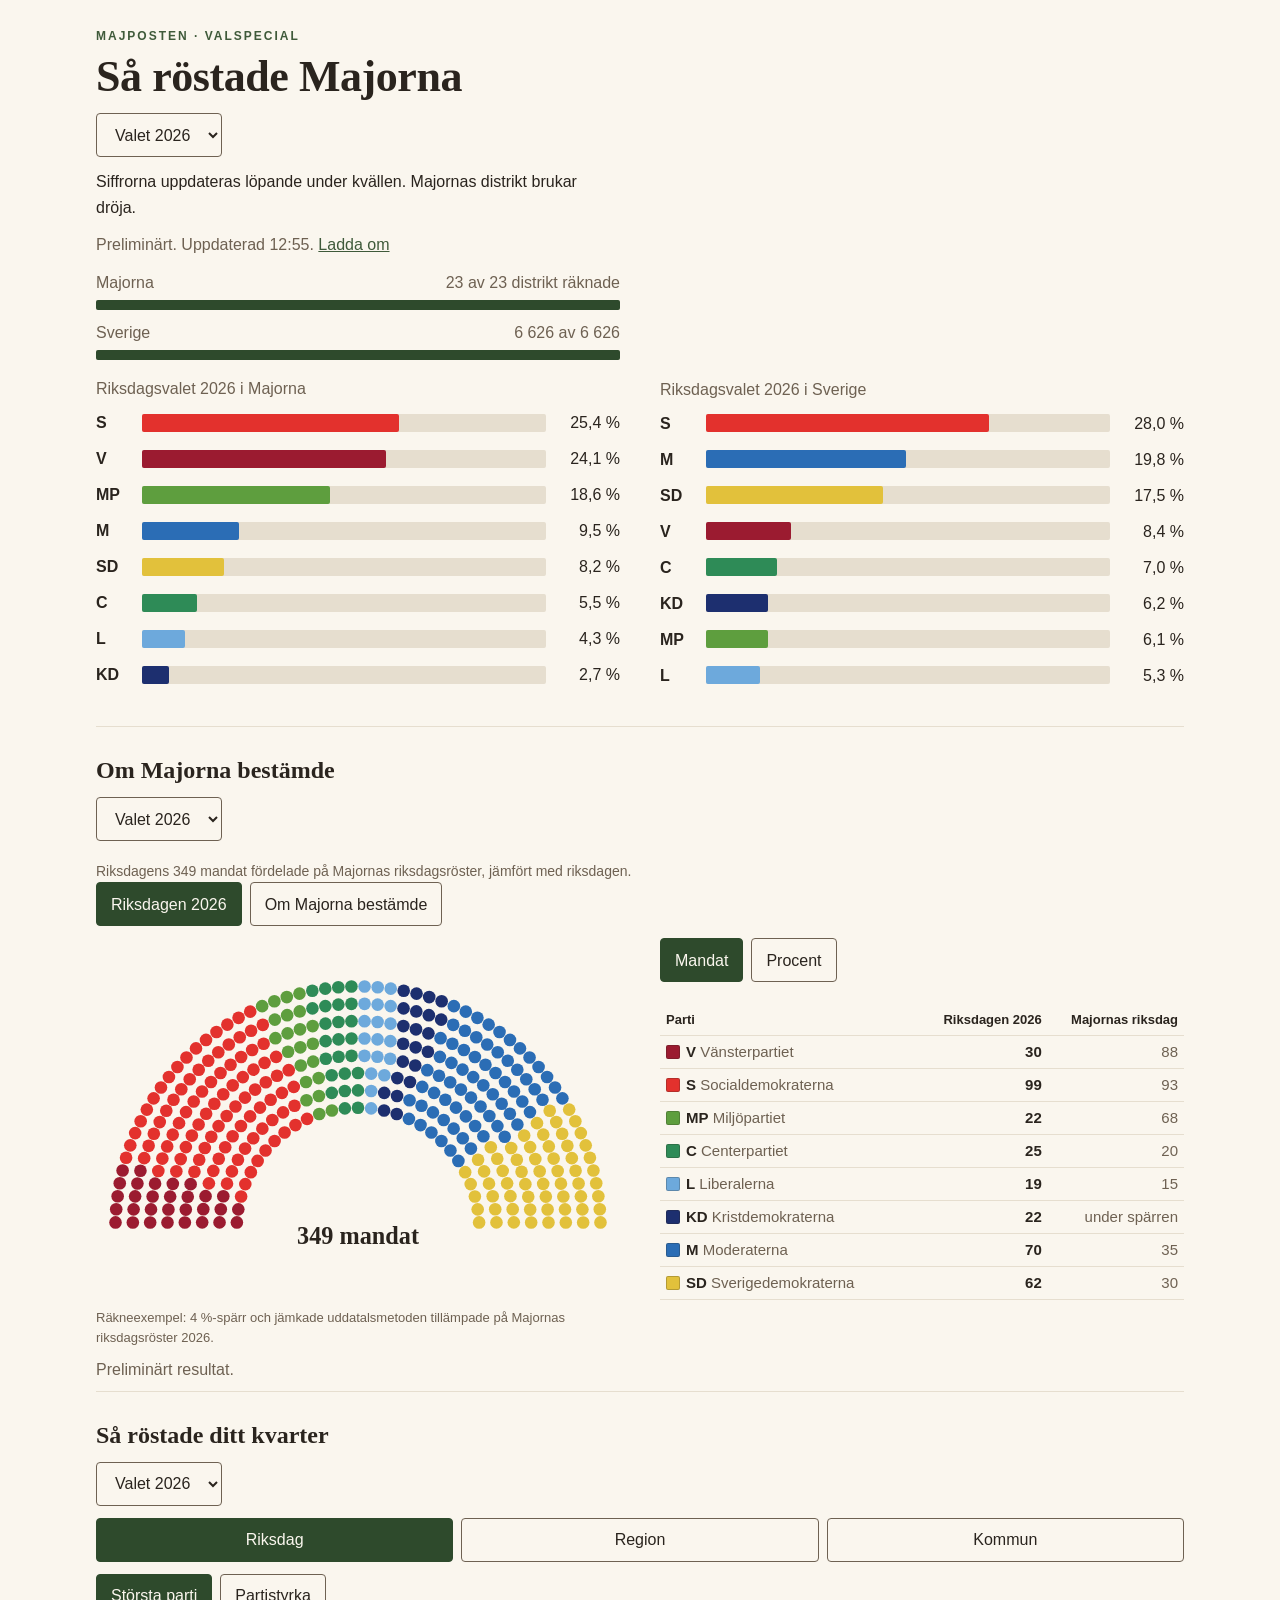
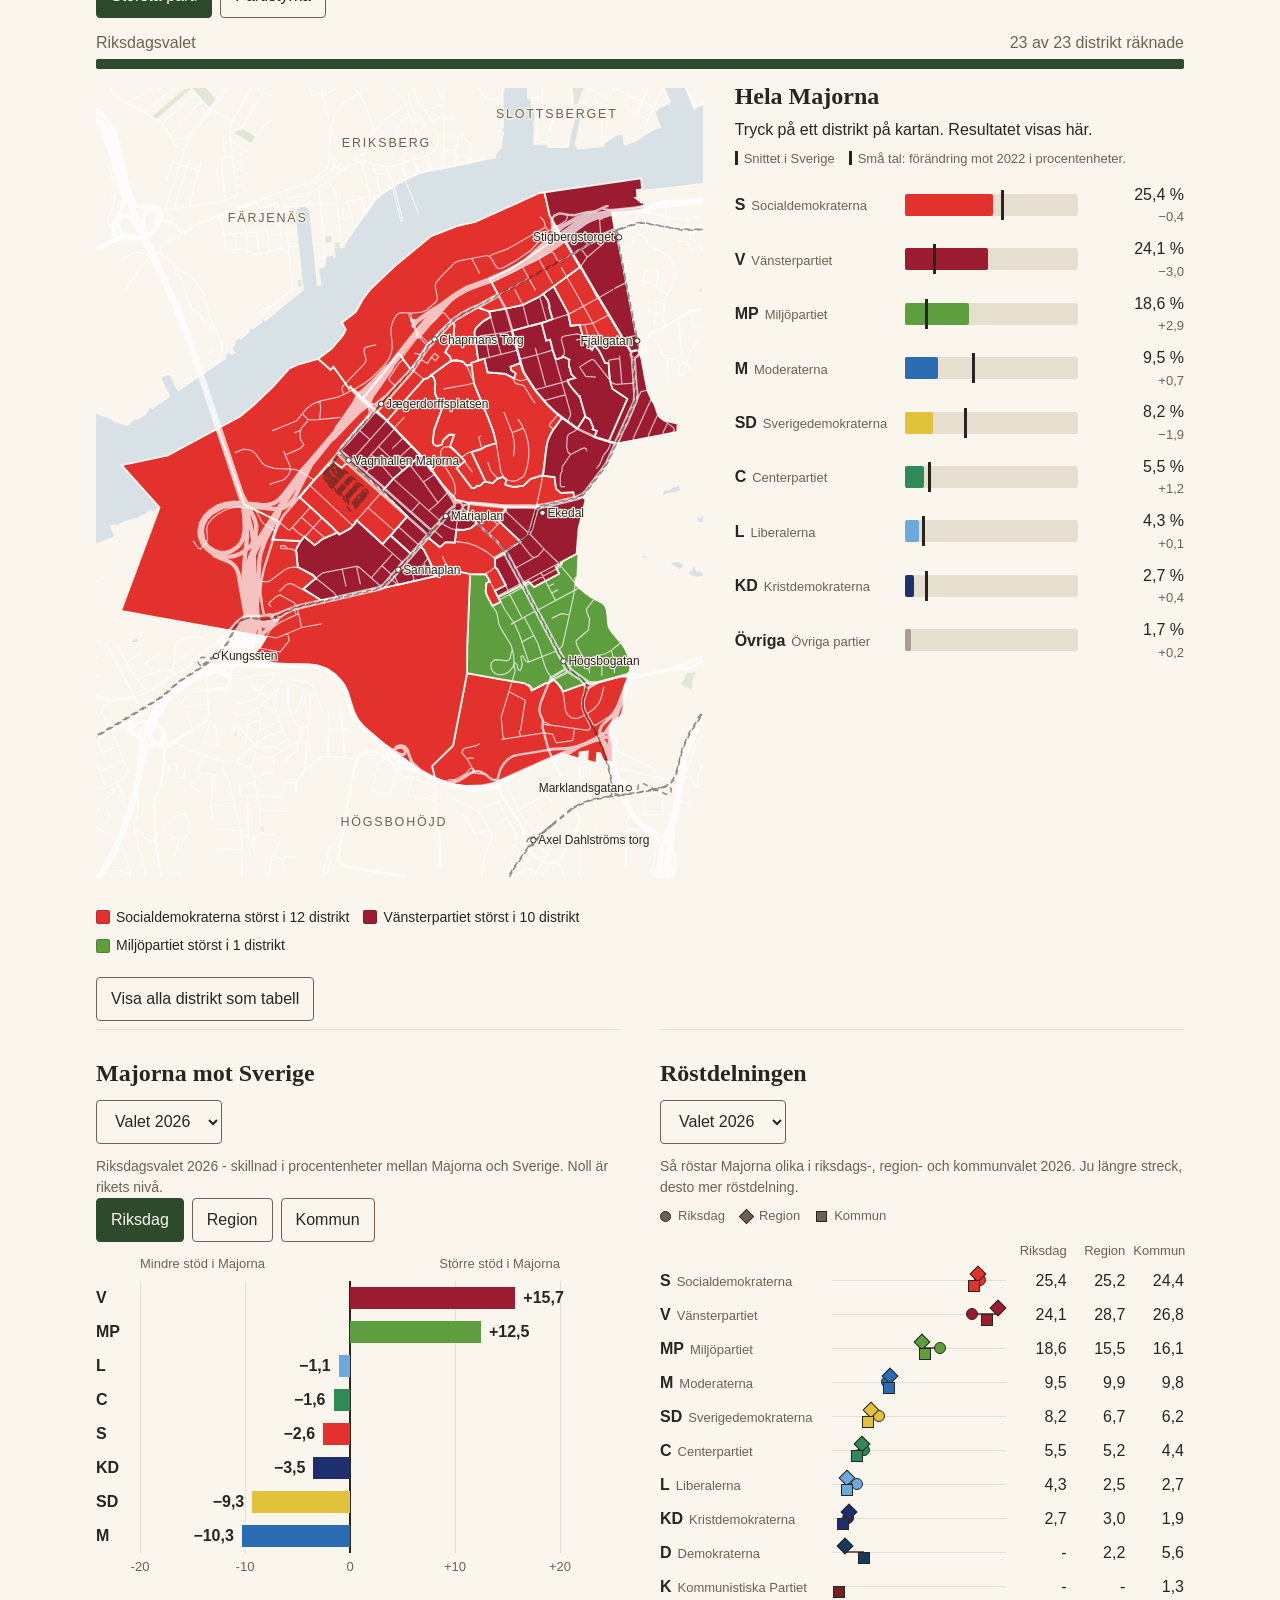
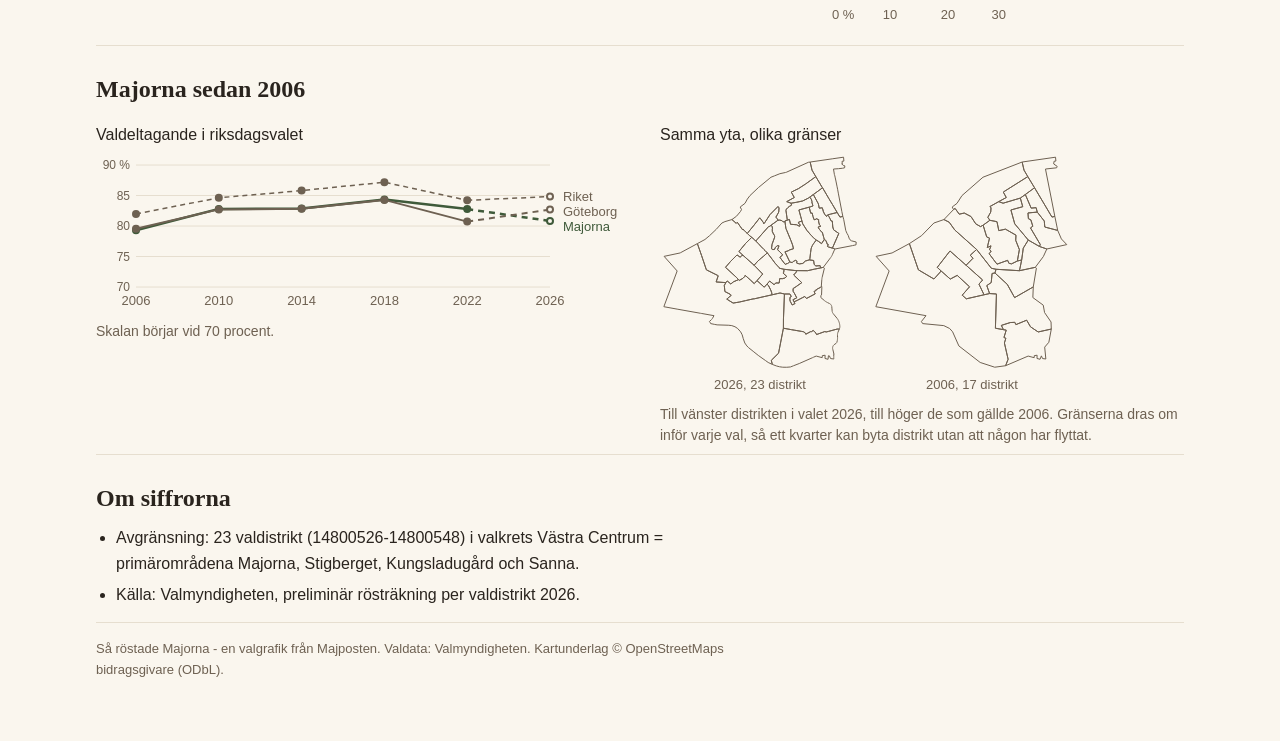
<file: index.html>
<!DOCTYPE html>
<html lang="sv">
<head>
<meta charset="utf-8">
<meta name="viewport" content="width=device-width, initial-scale=1">
<title>Så röstade Majorna</title>
<link rel="icon" href="data:image/svg+xml,%3Csvg xmlns=%27http://www.w3.org/2000/svg%27 viewBox=%270 0 16 16%27%3E%3Crect width=%2716%27 height=%2716%27 rx=%272%27 fill=%27%232E4A2C%27/%3E%3C/svg%3E">
<meta name="description" content="Valresultatet för Majornas 23 valdistrikt - riksdag, region och kommun, kvarter för kvarter. Från Majposten.">
<!-- Delningar av skalet på GitHub Pages. Beehiiv-sidan majposten.se/val2026 har egna SEO-inställningar i sajtbyggaren. -->
<meta property="og:title" content="Så röstade Majorna">
<meta property="og:description" content="Valresultatet för Majornas 23 valdistrikt - riksdag, region och kommun, kvarter för kvarter. Från Majposten.">
<meta property="og:type" content="website">
<meta property="og:url" content="https://wildg14.github.io/val2026/">
<meta property="og:image" content="https://wildg14.github.io/val2026/bilder/majorna-mot-sverige-rd-2022-1200x630.png">
<meta property="og:image:width" content="1200">
<meta property="og:image:height" content="630">
<meta property="og:image:alt" content="Majorna mot Sverige, riksdagsvalet 2022, skillnad i procentenheter: V +20,4, MP +10,6, L -0,5, C -2,4, KD -3,0, S -4,4, M -10,2, SD -10,4">
<meta name="twitter:card" content="summary_large_image">
<link rel="stylesheet" href="valgrafik.css">
<style>body { margin: 0; background: #FAF6EE; }</style>
</head>
<body>
<div id="valgrafik" class="mp-val"><noscript><p>Grafiken behöver JavaScript.</p></noscript></div>
<script src="valgrafik.js"></script>
</body>
</html>
</file>
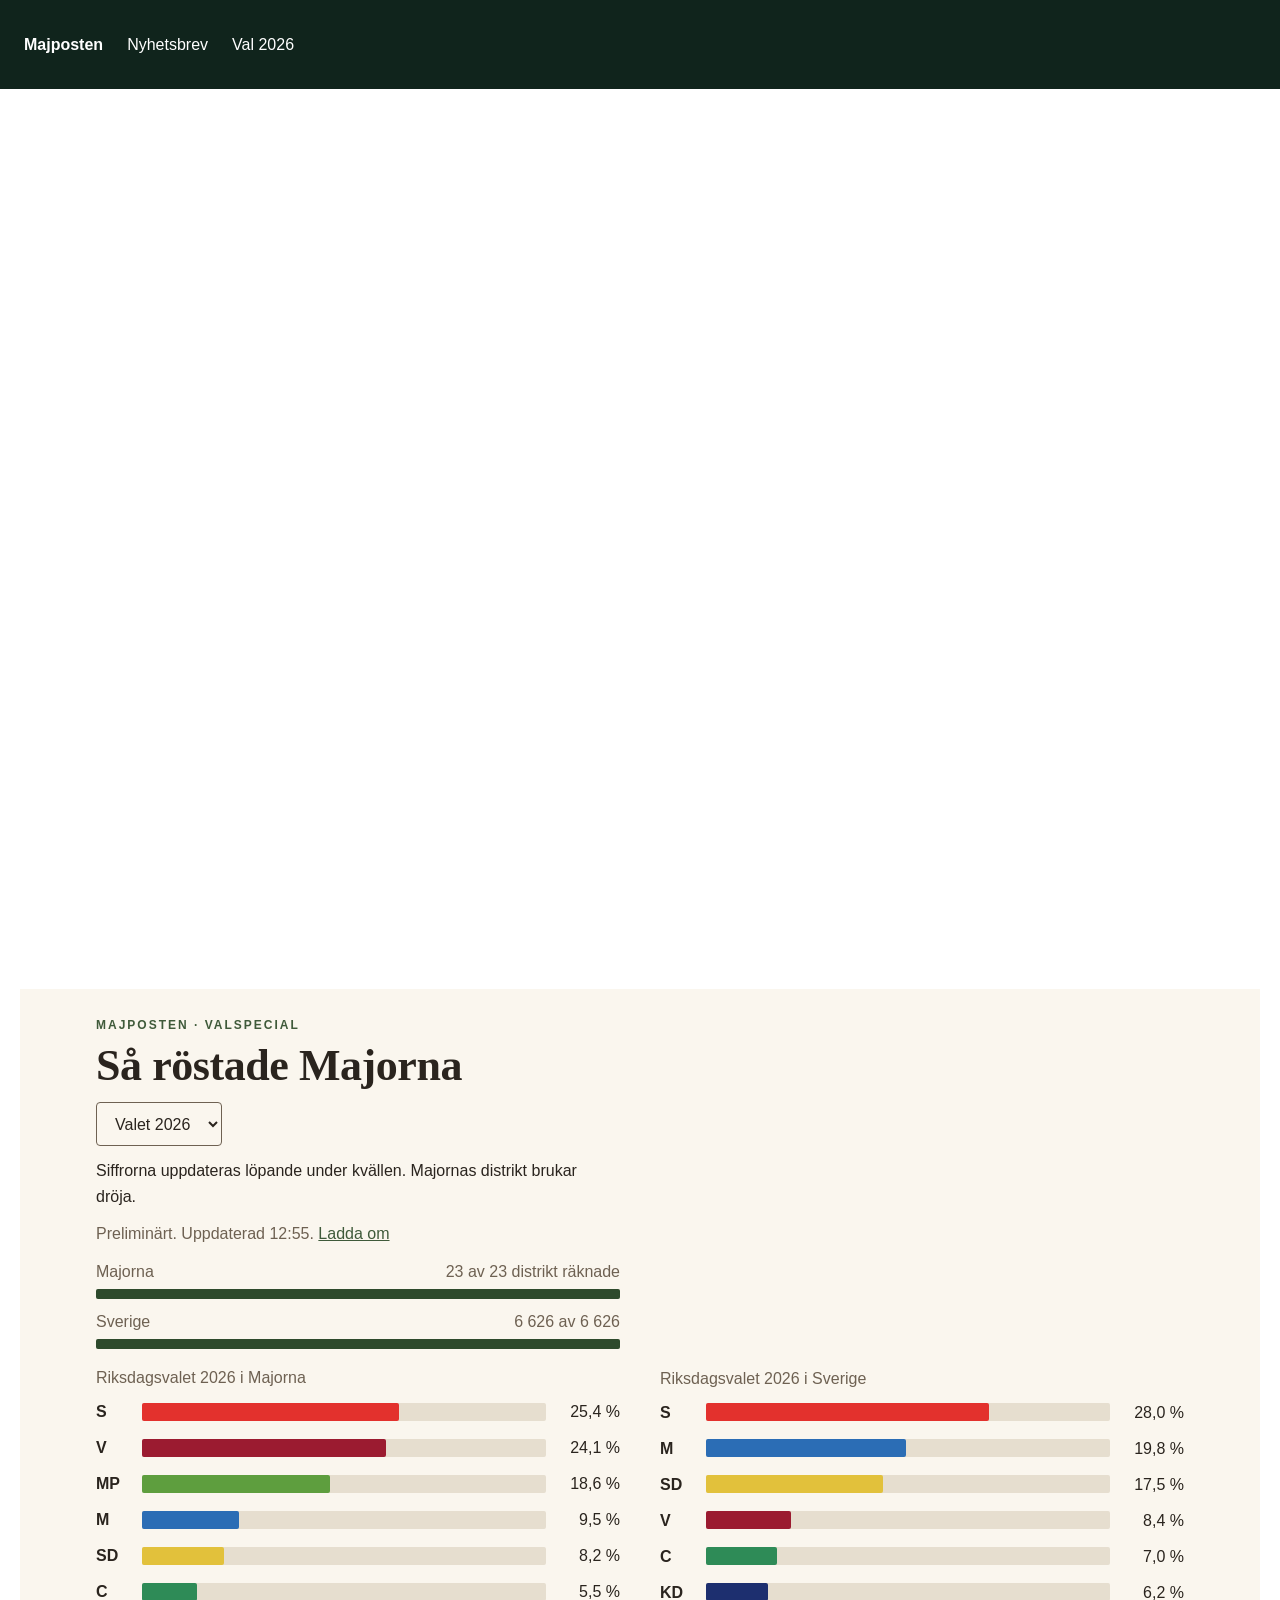
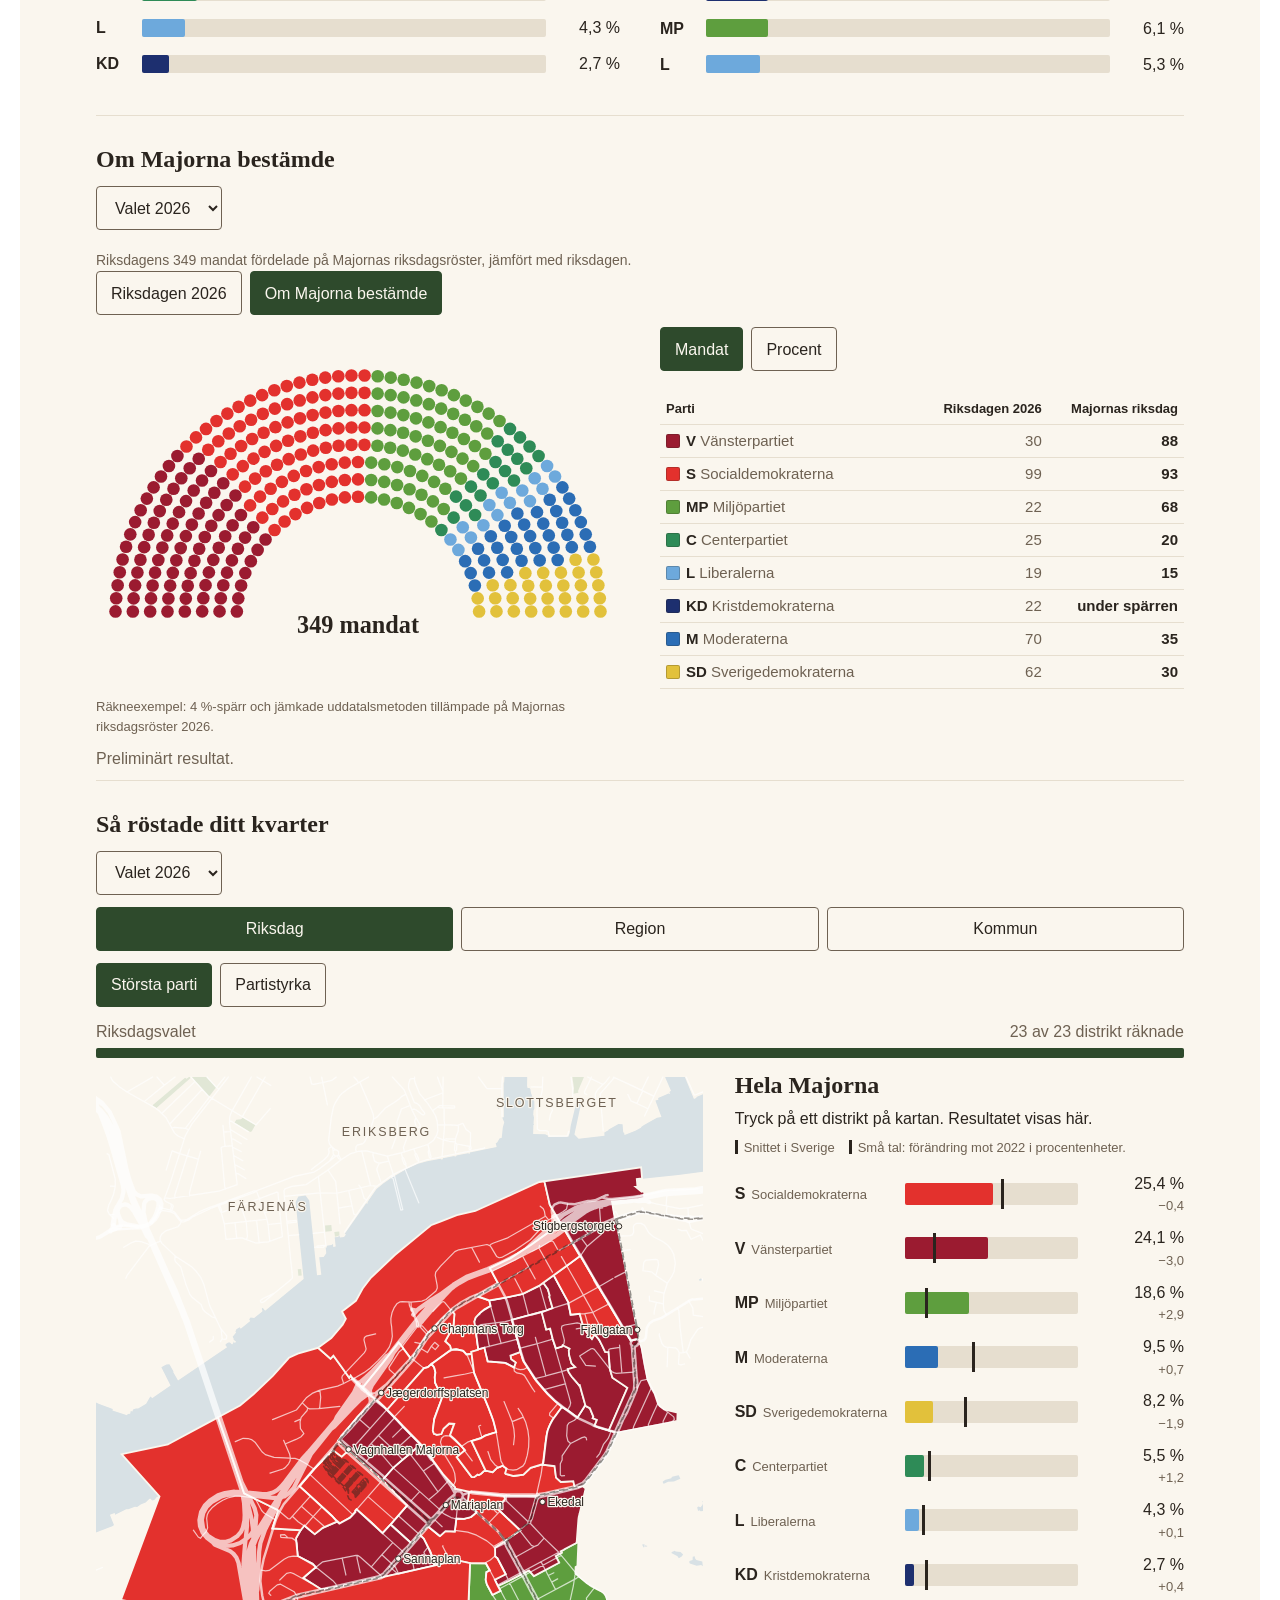
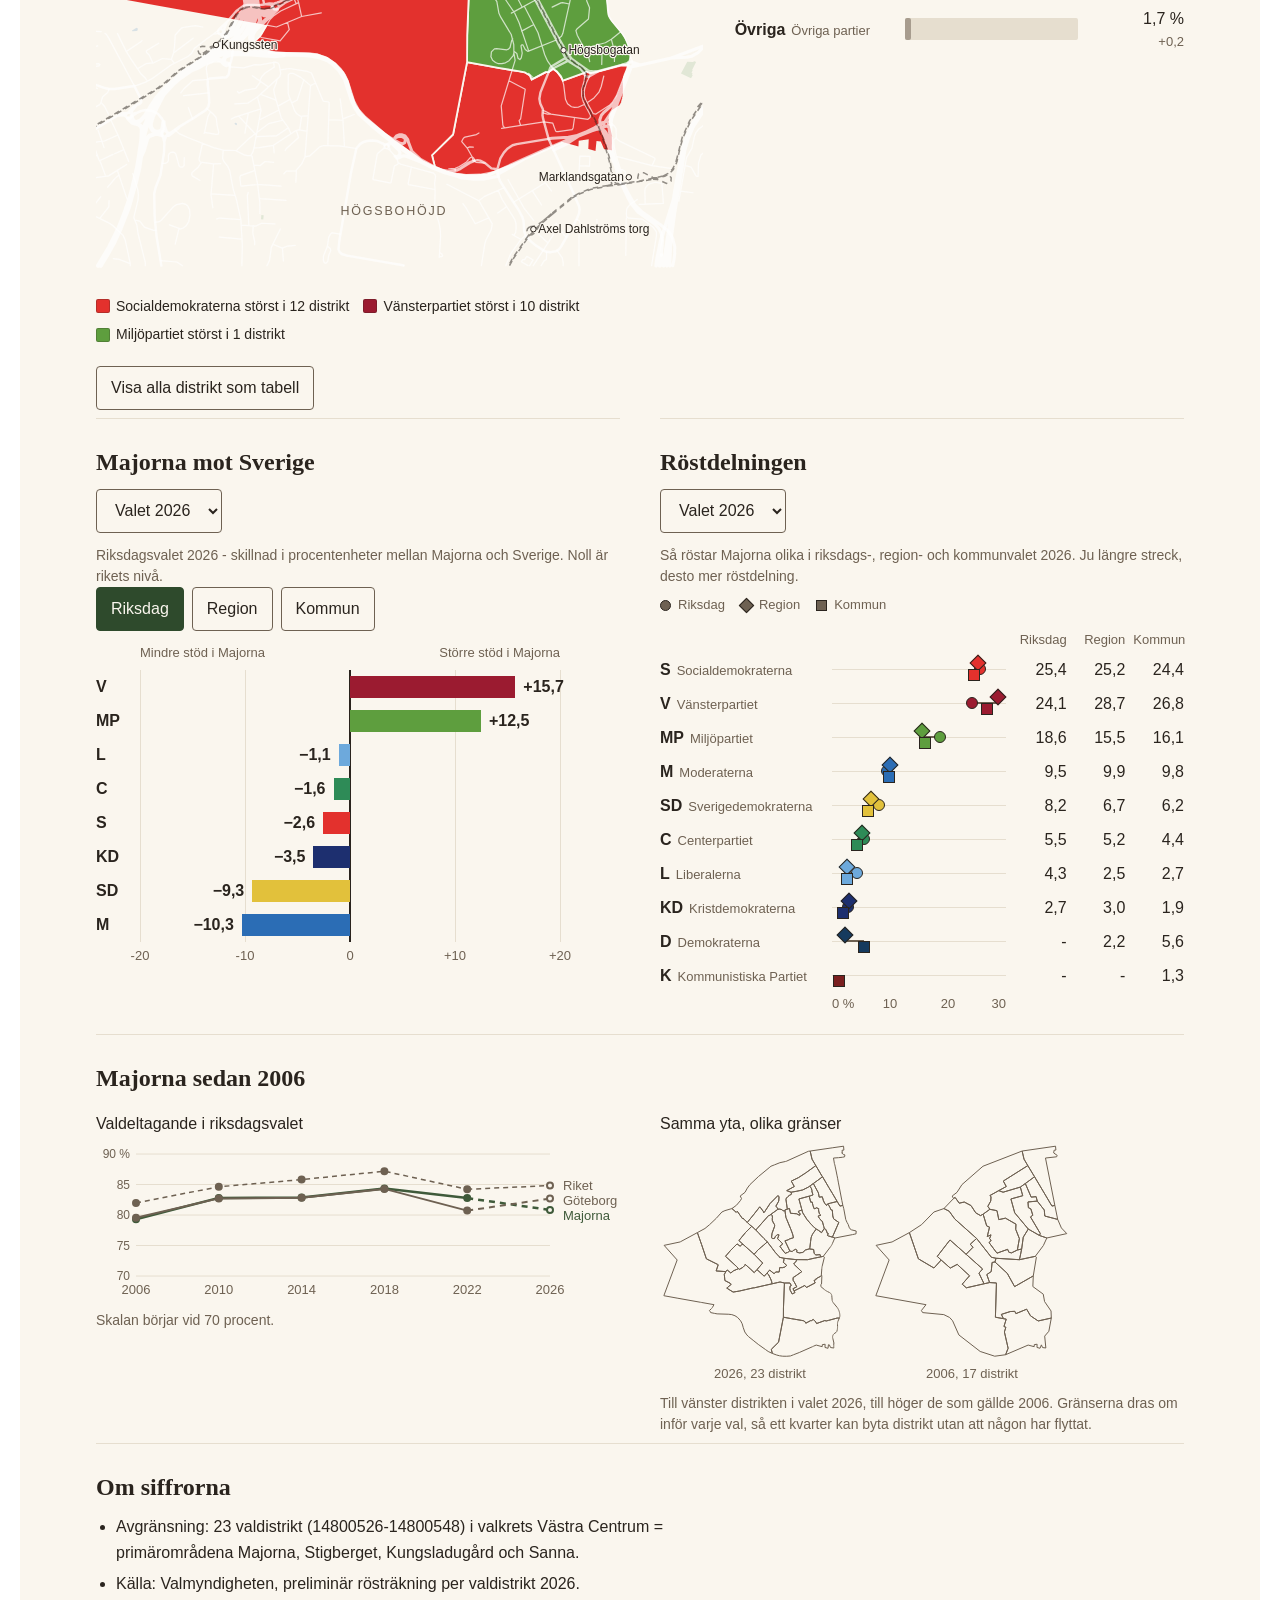
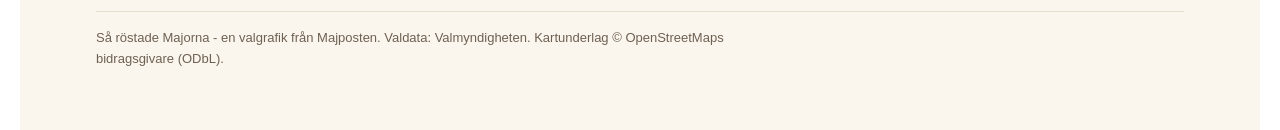
<file: docs/beehiivtest.html>
<!DOCTYPE html>
<html lang="sv">
<head>
<meta charset="utf-8">
<meta name="viewport" content="width=device-width, initial-scale=1">
<title>Beehiivtest - simulerad sajtbyggarsida</title>
<link rel="icon" href="data:image/svg+xml,%3Csvg xmlns=%27http://www.w3.org/2000/svg%27 viewBox=%270 0 16 16%27%3E%3Crect width=%2716%27 height=%2716%27 rx=%272%27 fill=%27%2310241c%27/%3E%3C/svg%3E">
<style>
  * { box-sizing: border-box; }
  body { margin: 0; font-family: Arial, Helvetica, sans-serif; background: #fff; }
  .meny { position: sticky; top: 0; height: 89px; background: #10241c; color: #fff; display: flex;
          align-items: center; gap: 24px; padding: 0 24px; z-index: 10; }
  .meny a { color: #fff; text-decoration: none; }
  .sida { max-width: 1240px; margin: 0 auto; }
  iframe#block { display: block; width: 100%; border: 0; }
  .fyllnad { height: 900px; }
</style>
</head>
<body>
<nav class="meny"><strong>Majposten</strong><a href="#">Nyhetsbrev</a><a href="#">Val 2026</a></nav>
<div class="sida">
  <div class="fyllnad" aria-hidden="true"></div>
  <iframe id="block" title="Så röstade Majorna" scrolling="no"></iframe>
</div>
<script>
(function () {
  // Efterliknar Beehiivs HTML-block: en <iframe srcdoc> med samma ursprung som sidan, ingen egen
  // rullning (höjden följer innehållet via ResizeObserver), sökvägarna till css/js är absoluta.
  var srcdoc = '<!doctype html><html lang="sv"><head><meta charset="utf-8">' +
    '<link rel="stylesheet" href="/valgrafik.css"></head>' +
    '<body style="margin:0">' +
    '<div class="mp-val" id="valgrafik"></div>' +
    '<script src="/valgrafik.js"><' + '/script>' +
    '</body></html>';
  var iframe = document.getElementById("block");
  iframe.setAttribute("srcdoc", srcdoc);
  iframe.addEventListener("load", function () {
    var doc = iframe.contentDocument;
    function satt() { iframe.style.height = doc.documentElement.scrollHeight + "px"; }
    satt();
    if ("ResizeObserver" in window) new ResizeObserver(satt).observe(doc.documentElement);
    else setInterval(satt, 500);
  });
})();
</script>
</body>
</html>
</file>
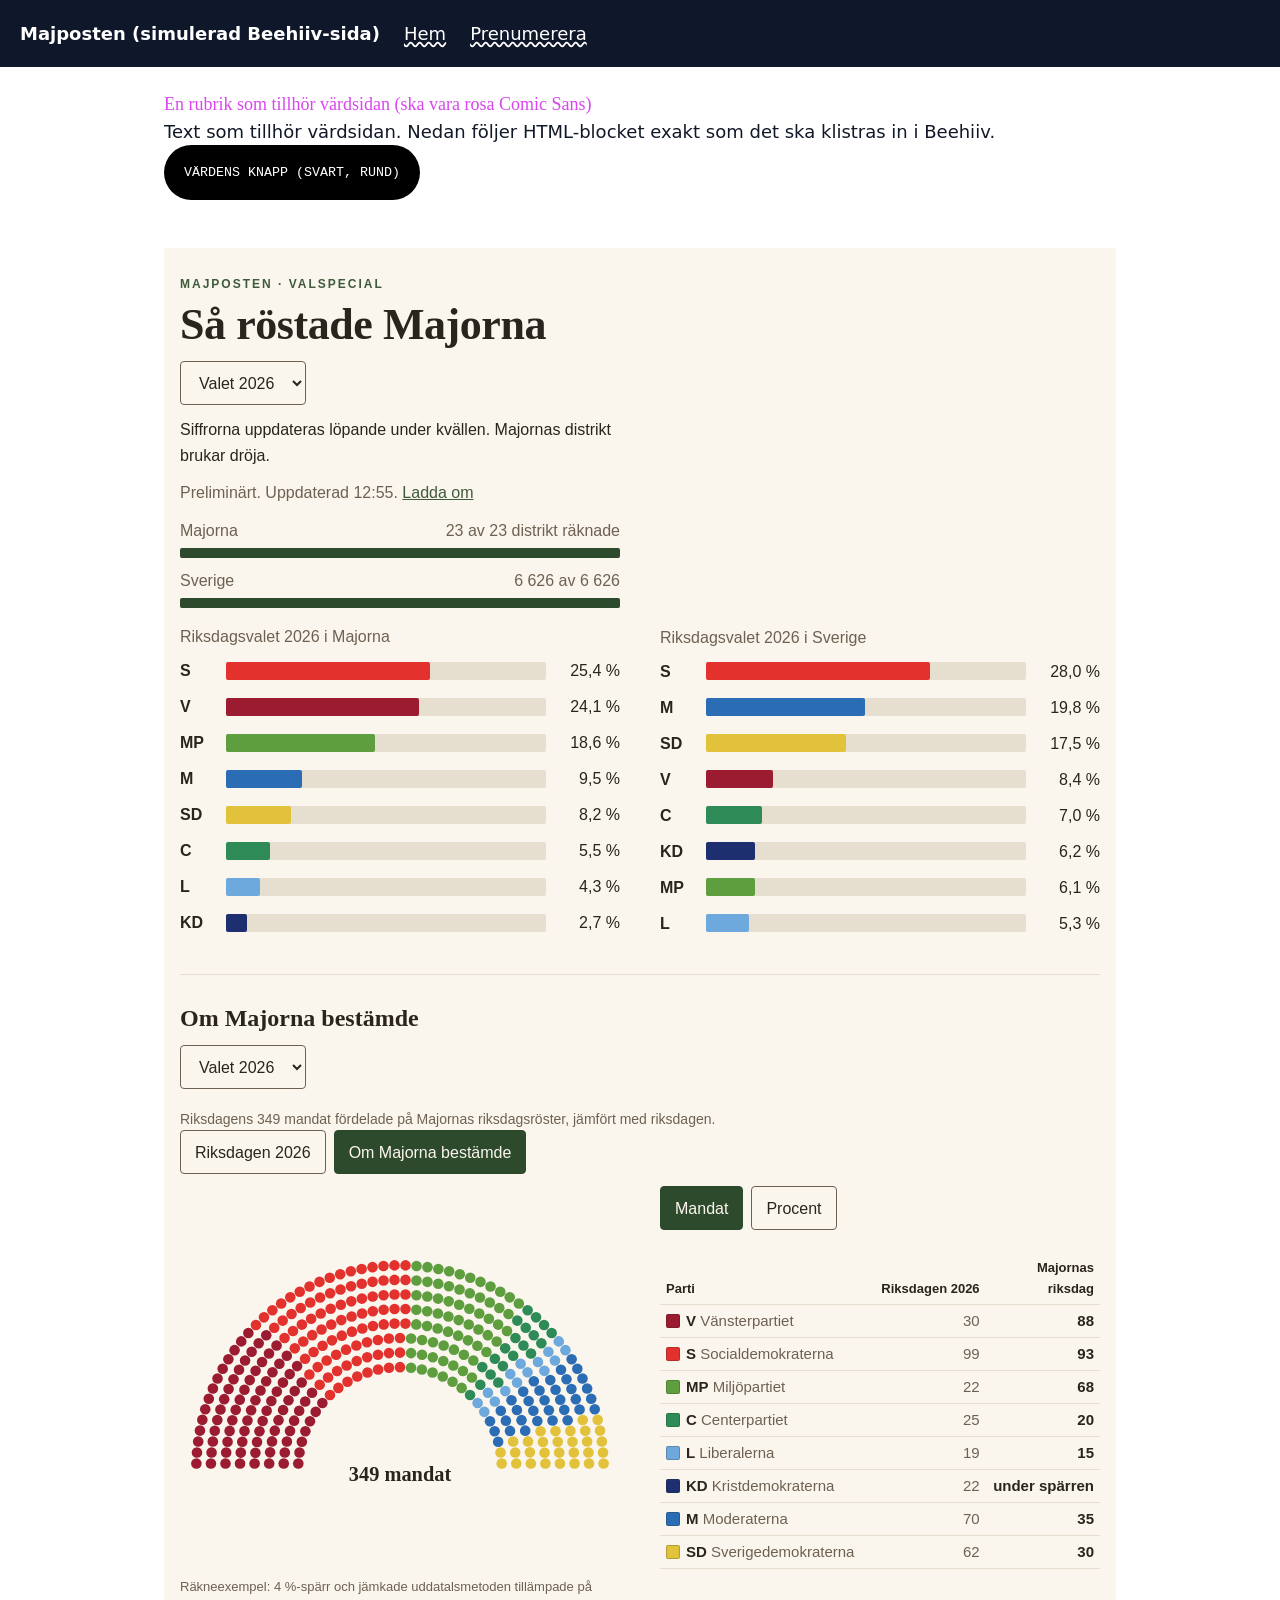
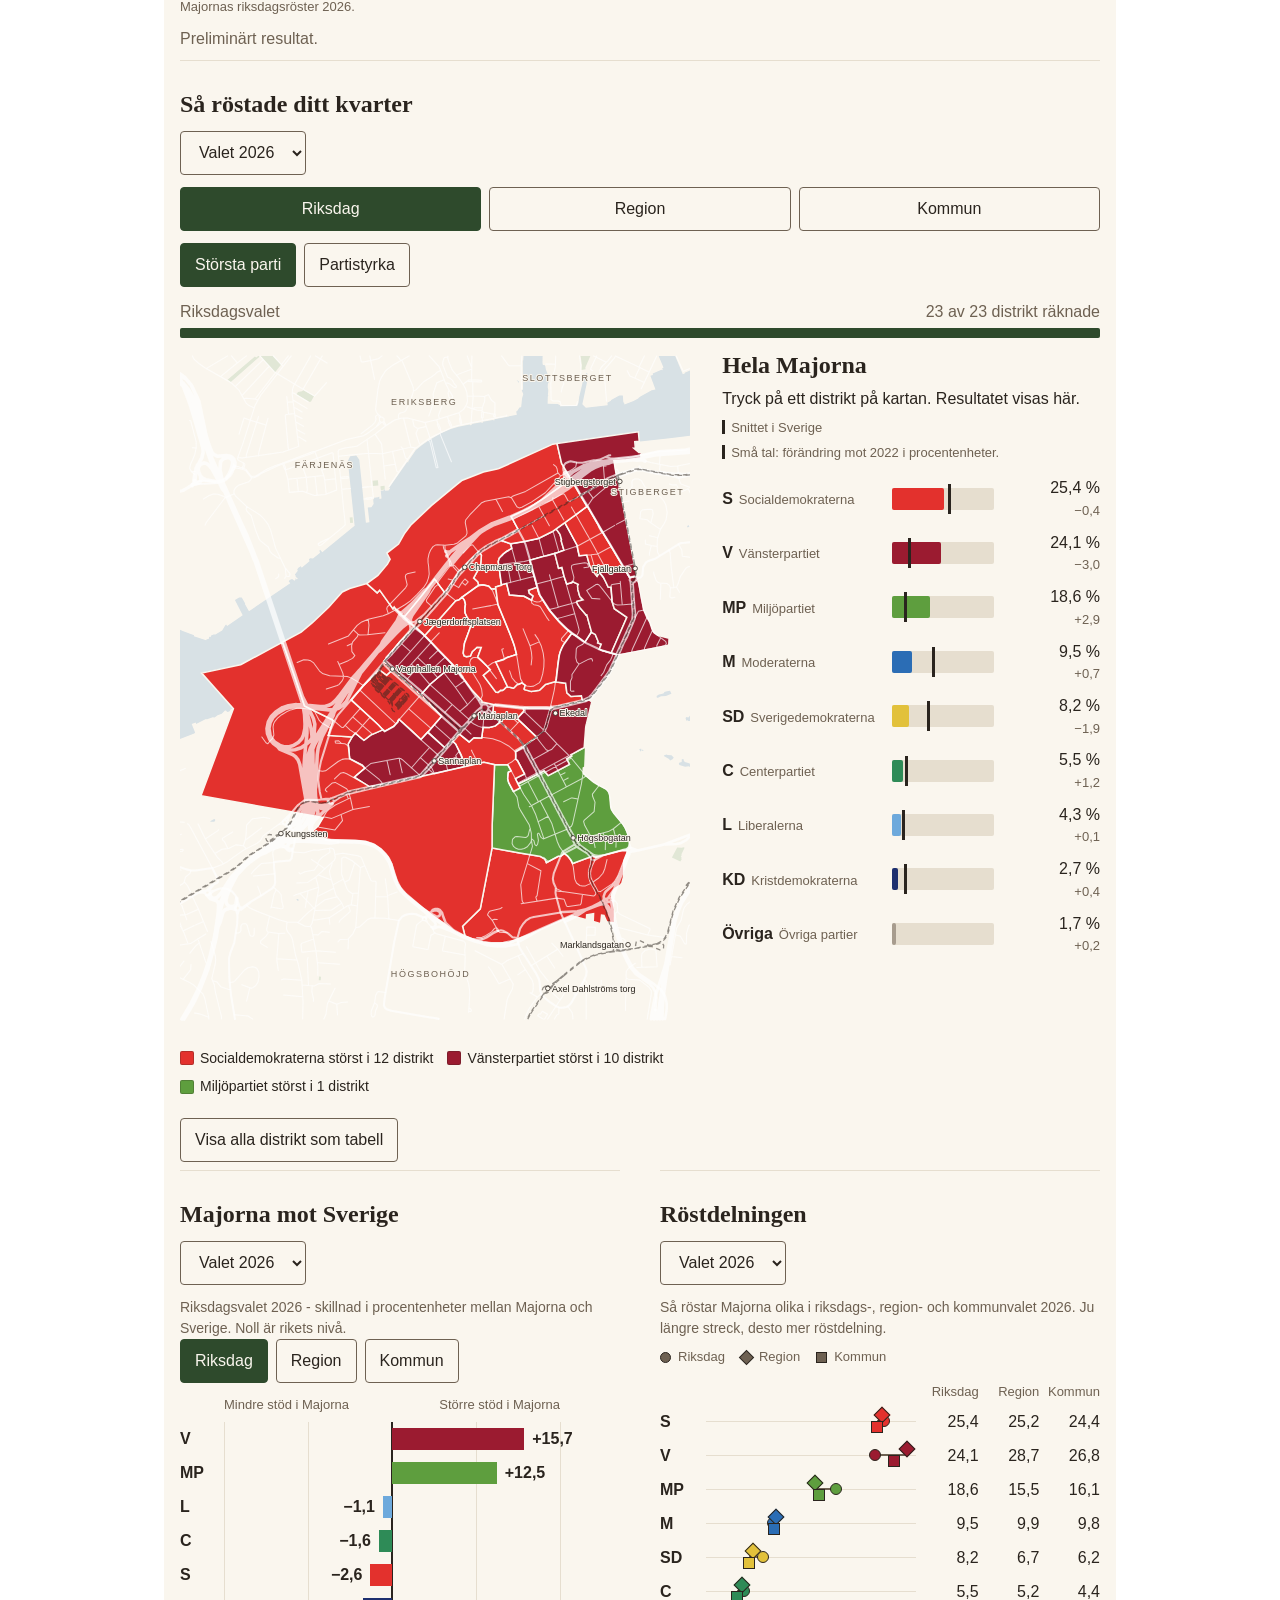
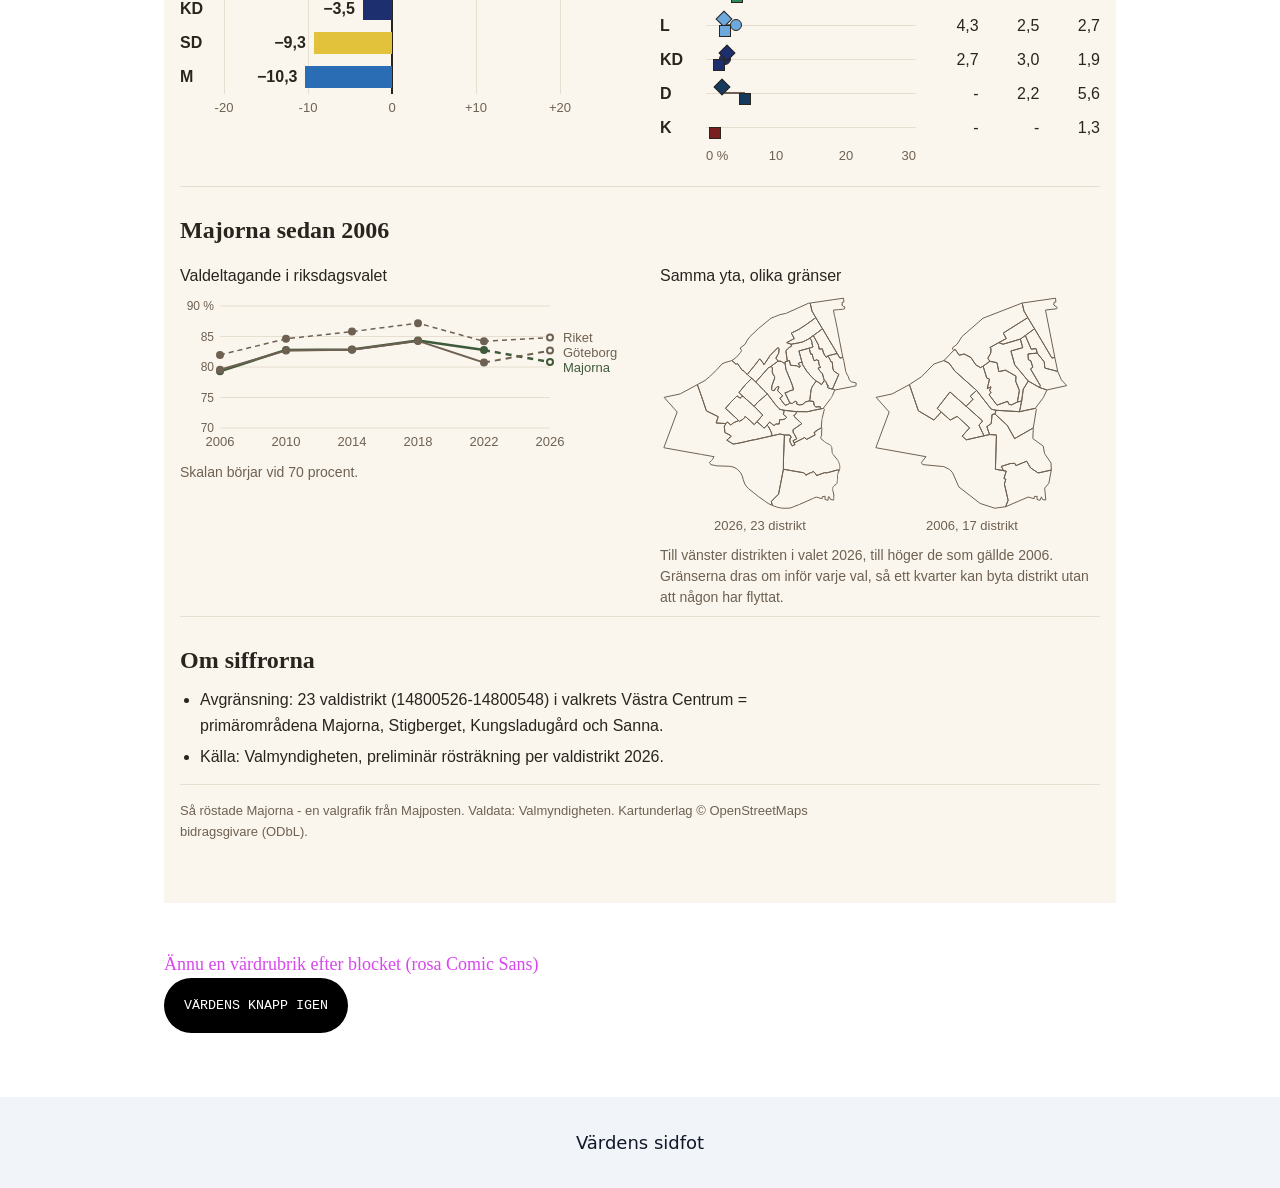
<file: docs/inbaddningstest.html>
<!DOCTYPE html>
<html lang="sv">
<head>
<meta charset="utf-8">
<meta name="viewport" content="width=device-width, initial-scale=1">
<title>Inbäddningstest - simulerad värdsida</title>
<style>
/* Avsiktligt fientlig värd-CSS, i stil med en Tailwind-preflight plus egna globala regler.
   Grafiken ska se likadan ut som i index.html, och inget av vårt ska läcka ut hit. */
*, ::before, ::after { box-sizing: border-box; border: 0 solid #e5e7eb; }
html { line-height: 1.5; font-family: ui-sans-serif, system-ui, sans-serif; }
body { margin: 0; background: #ffffff; color: #111827; font-size: 18px; }
h1, h2, h3, p { margin: 0; font-size: inherit; font-weight: inherit; }
h2 { color: #d946ef; font-family: "Comic Sans MS", cursive; }
button { background: #000; color: #fff; border-radius: 9999px; padding: 20px; font-family: monospace; text-transform: uppercase; }
select { border: 4px dashed hotpink; }
ul { list-style: square; padding-left: 40px; }
table { border-collapse: separate; border-spacing: 8px; }
a { color: orange; text-decoration: wavy underline; }
.vard-huvud { background: #0f172a; color: #fff; padding: 20px; display: flex; gap: 24px; align-items: center; }
.vard-huvud a { color: #fff; }
.vard-sektion { max-width: 1000px; margin: 0 auto; padding: 24px; }
.vard-fot { background: #f1f5f9; padding: 32px; margin-top: 40px; text-align: center; }
</style>
</head>
<body>
<header class="vard-huvud"><strong>Majposten (simulerad Beehiiv-sida)</strong><a href="#">Hem</a><a href="#">Prenumerera</a></header>
<div class="vard-sektion">
  <h2>En rubrik som tillhör värdsidan (ska vara rosa Comic Sans)</h2>
  <p>Text som tillhör värdsidan. Nedan följer HTML-blocket exakt som det ska klistras in i Beehiiv.</p>
  <button>Värdens knapp (svart, rund)</button>
</div>
<div class="vard-sektion">
<!-- === HTML-blocket === -->
<div class="mp-val" id="valgrafik">
  <link rel="stylesheet" href="../valgrafik.css">
  <script src="../valgrafik.js"></script>
</div>
<!-- === slut HTML-block === -->
</div>
<div class="vard-sektion">
  <h2>Ännu en värdrubrik efter blocket (rosa Comic Sans)</h2>
  <button>Värdens knapp igen</button>
</div>
<footer class="vard-fot">Värdens sidfot</footer>
</body>
</html>
</file>
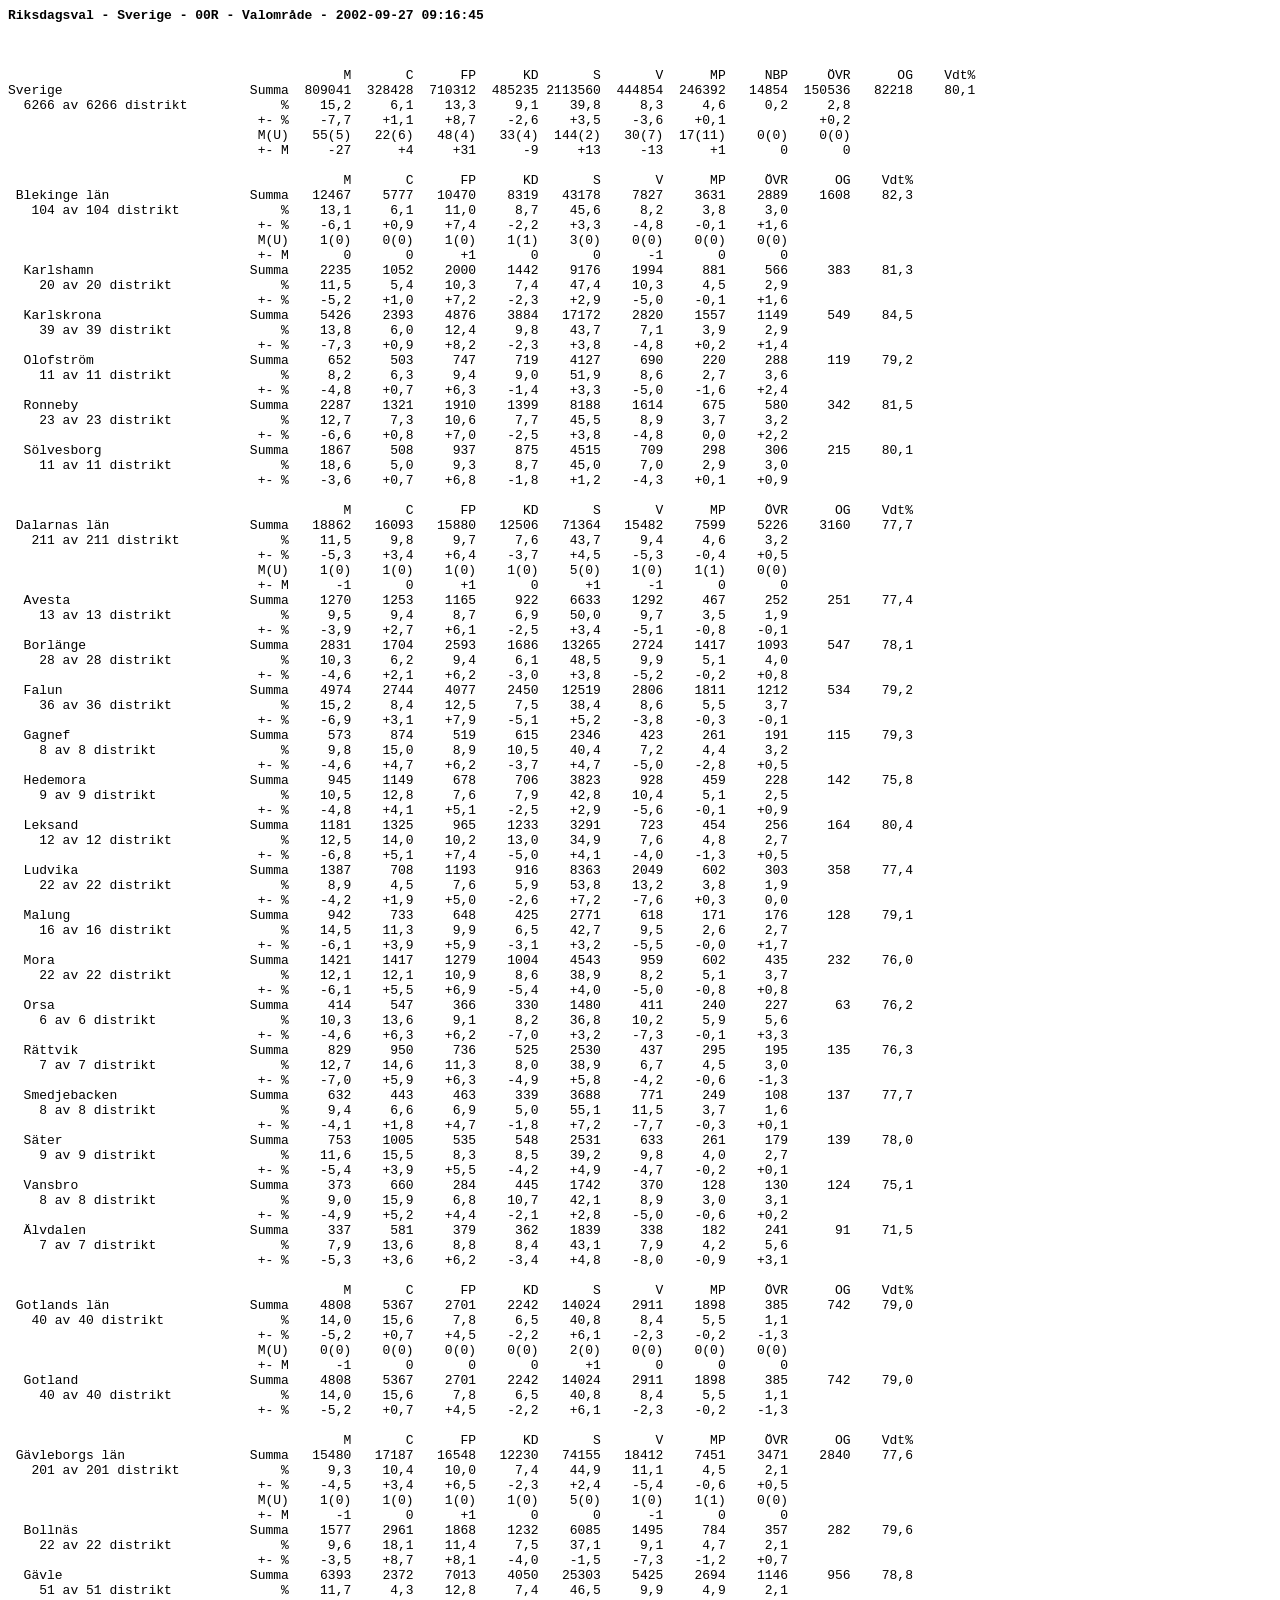
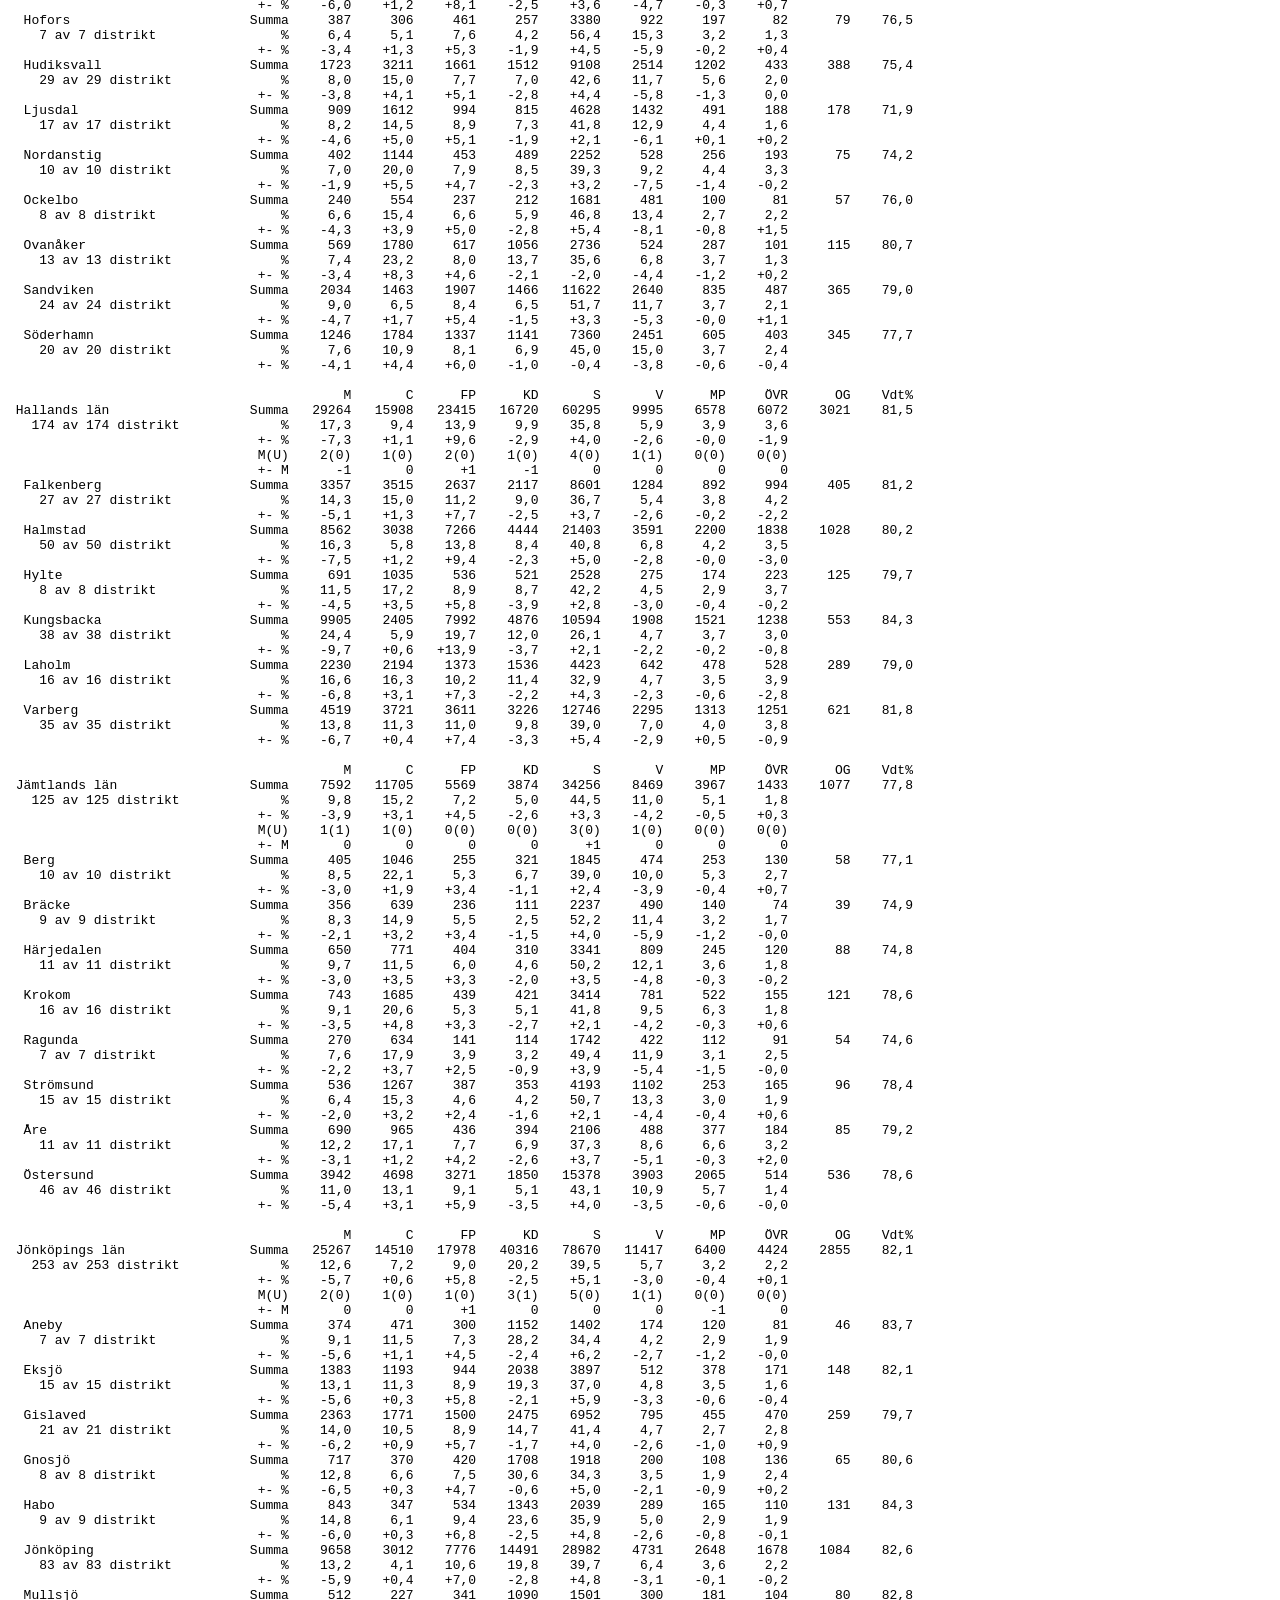
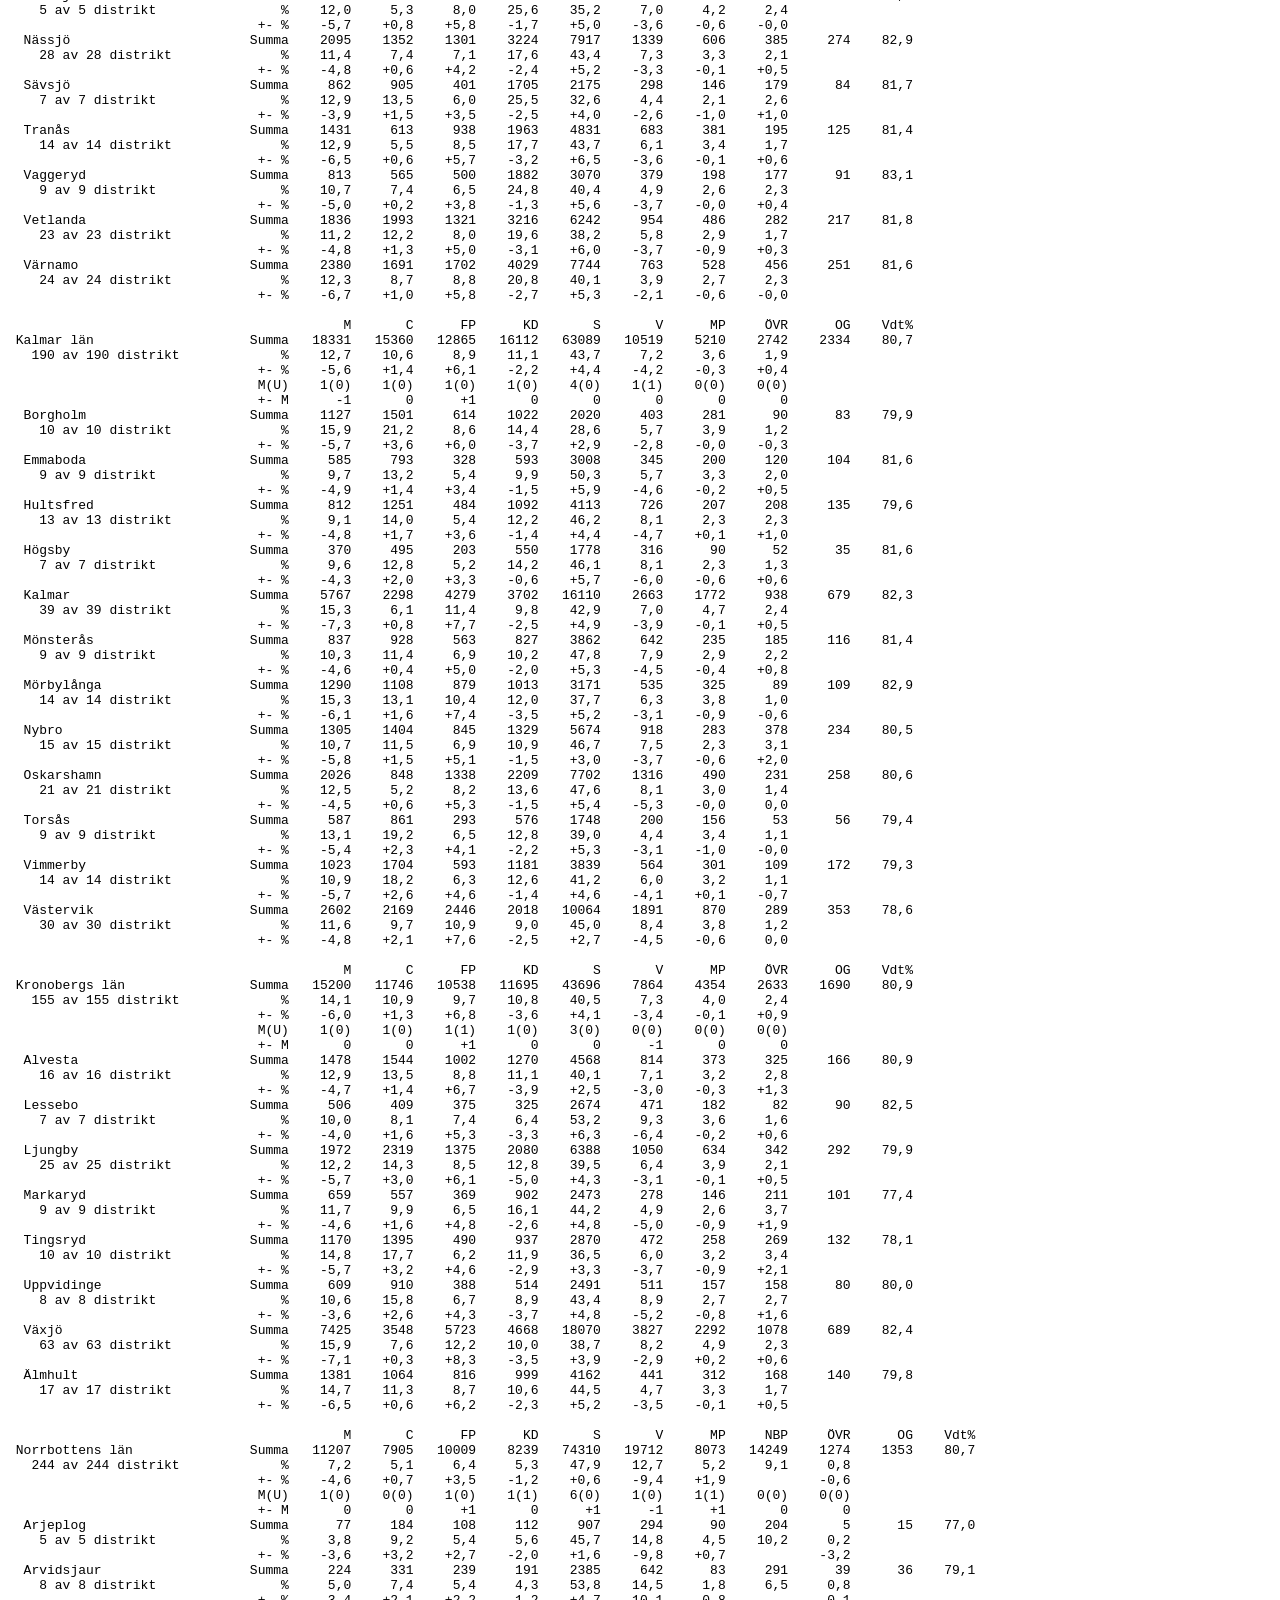
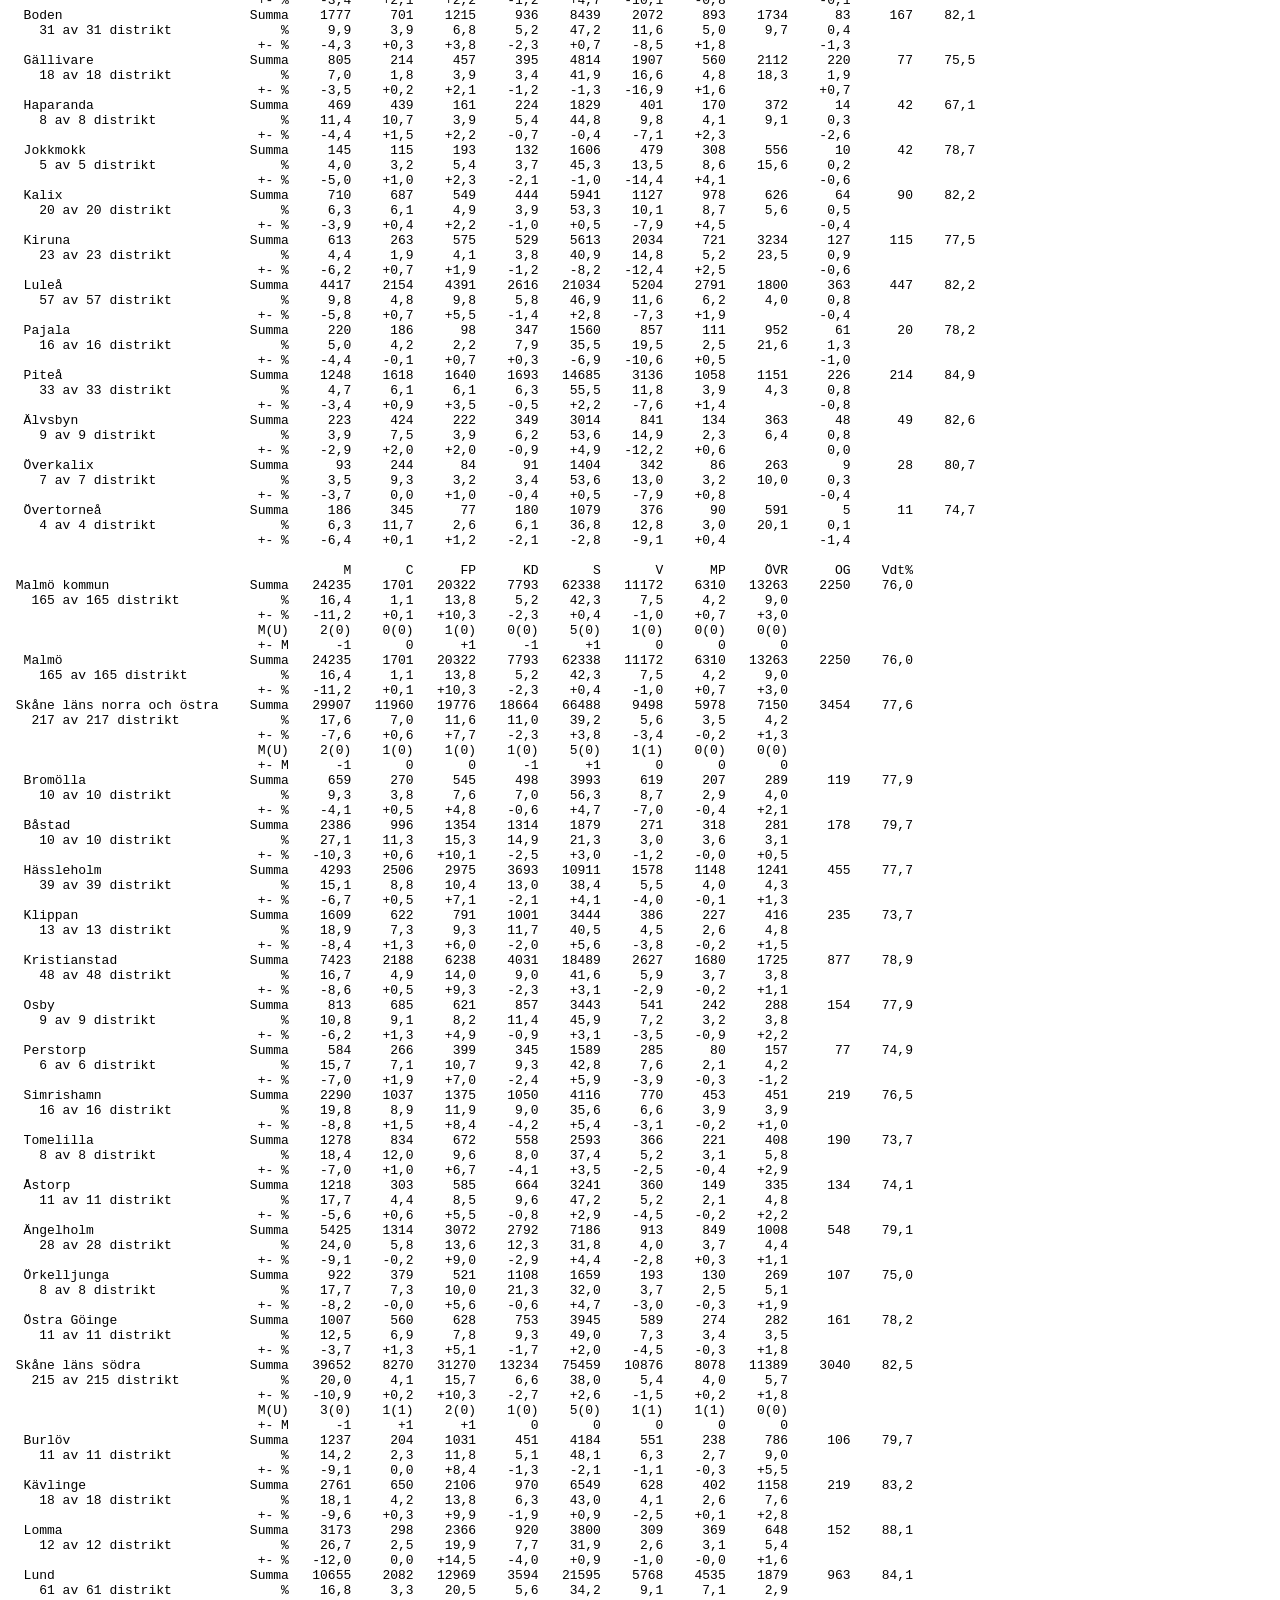
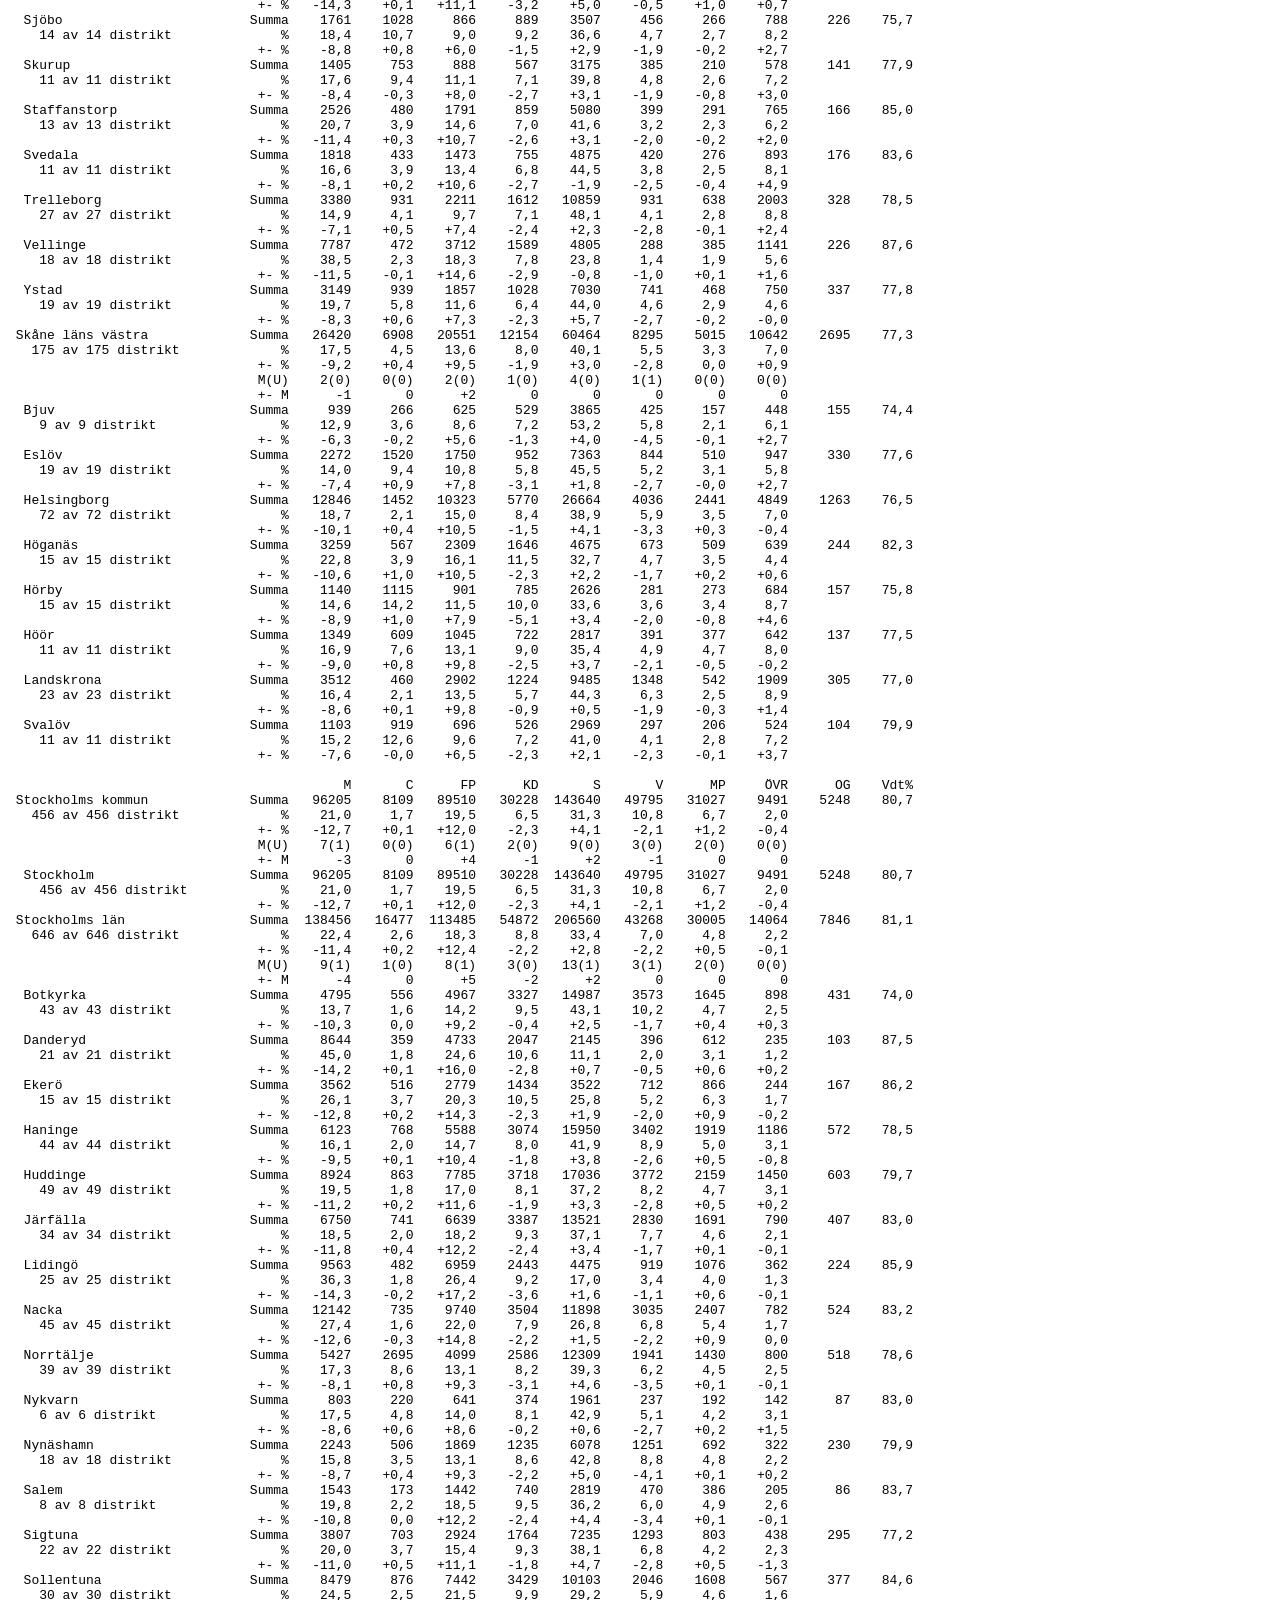
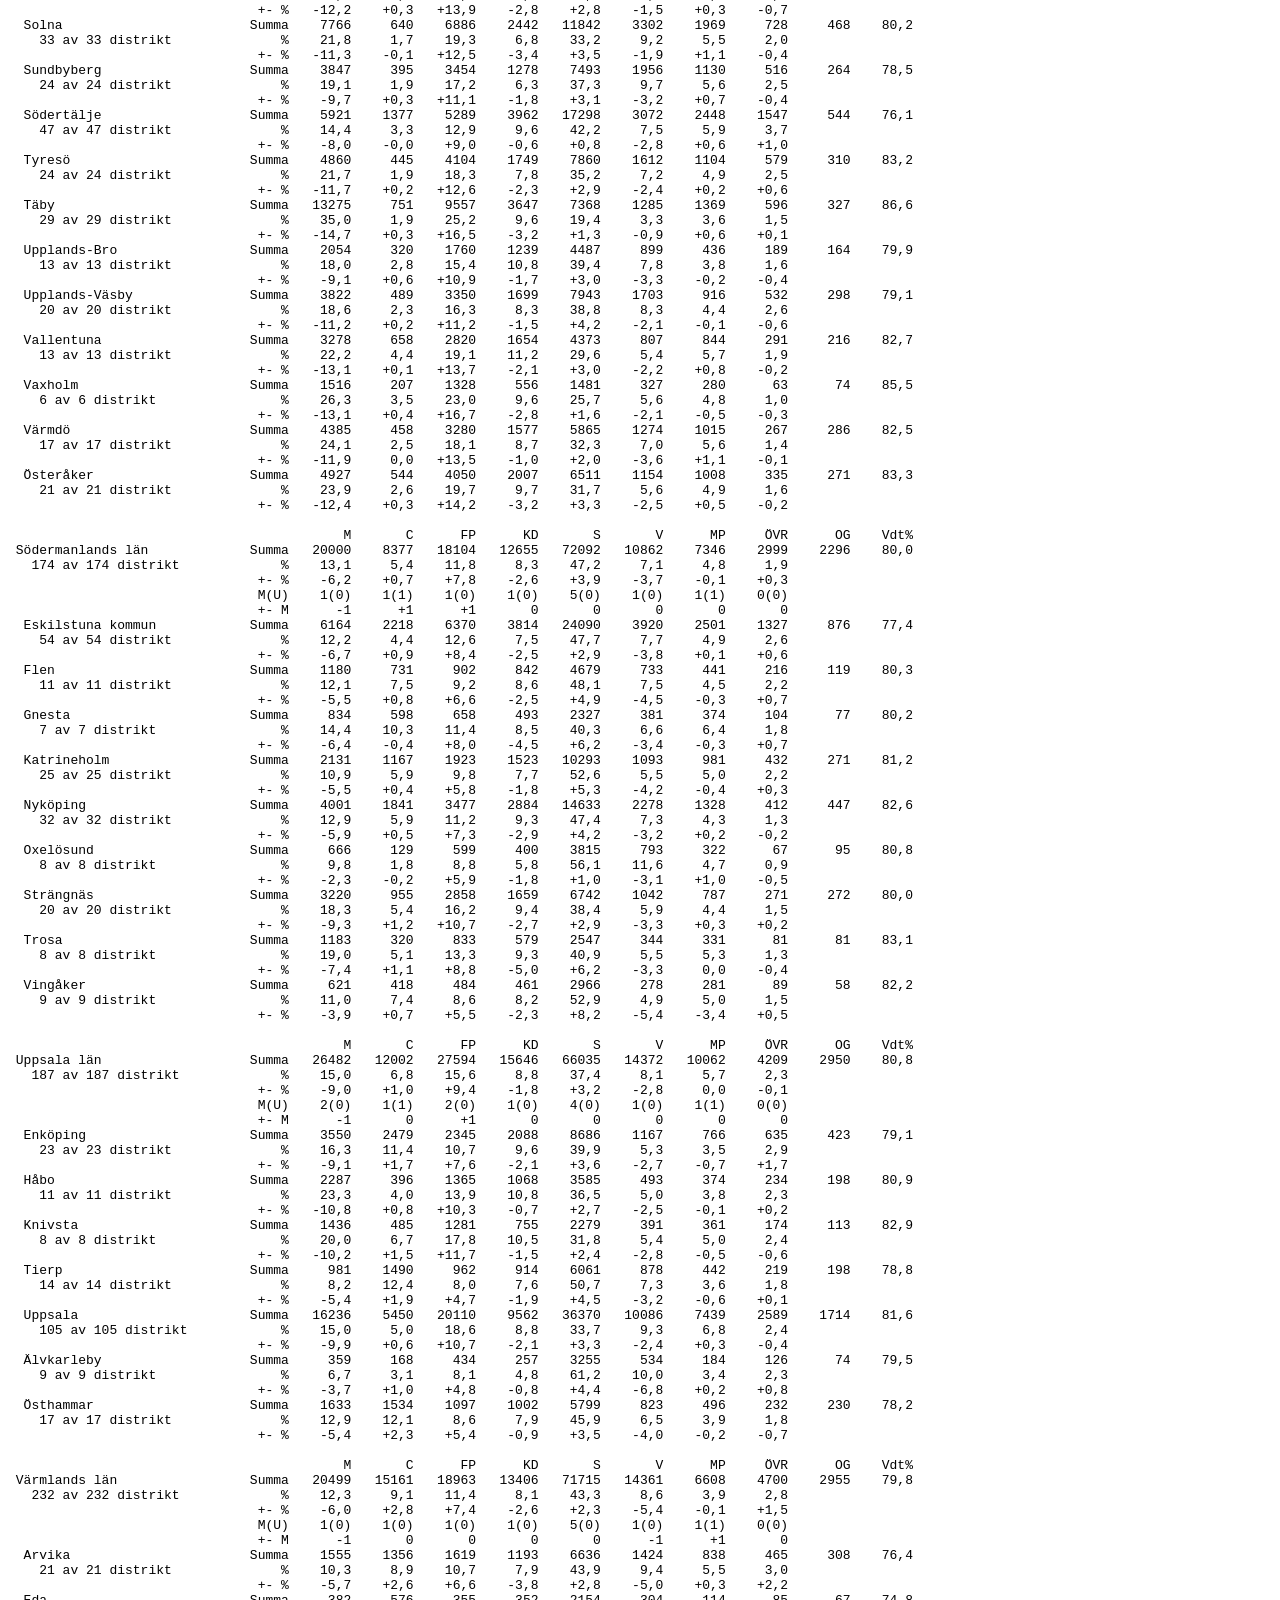
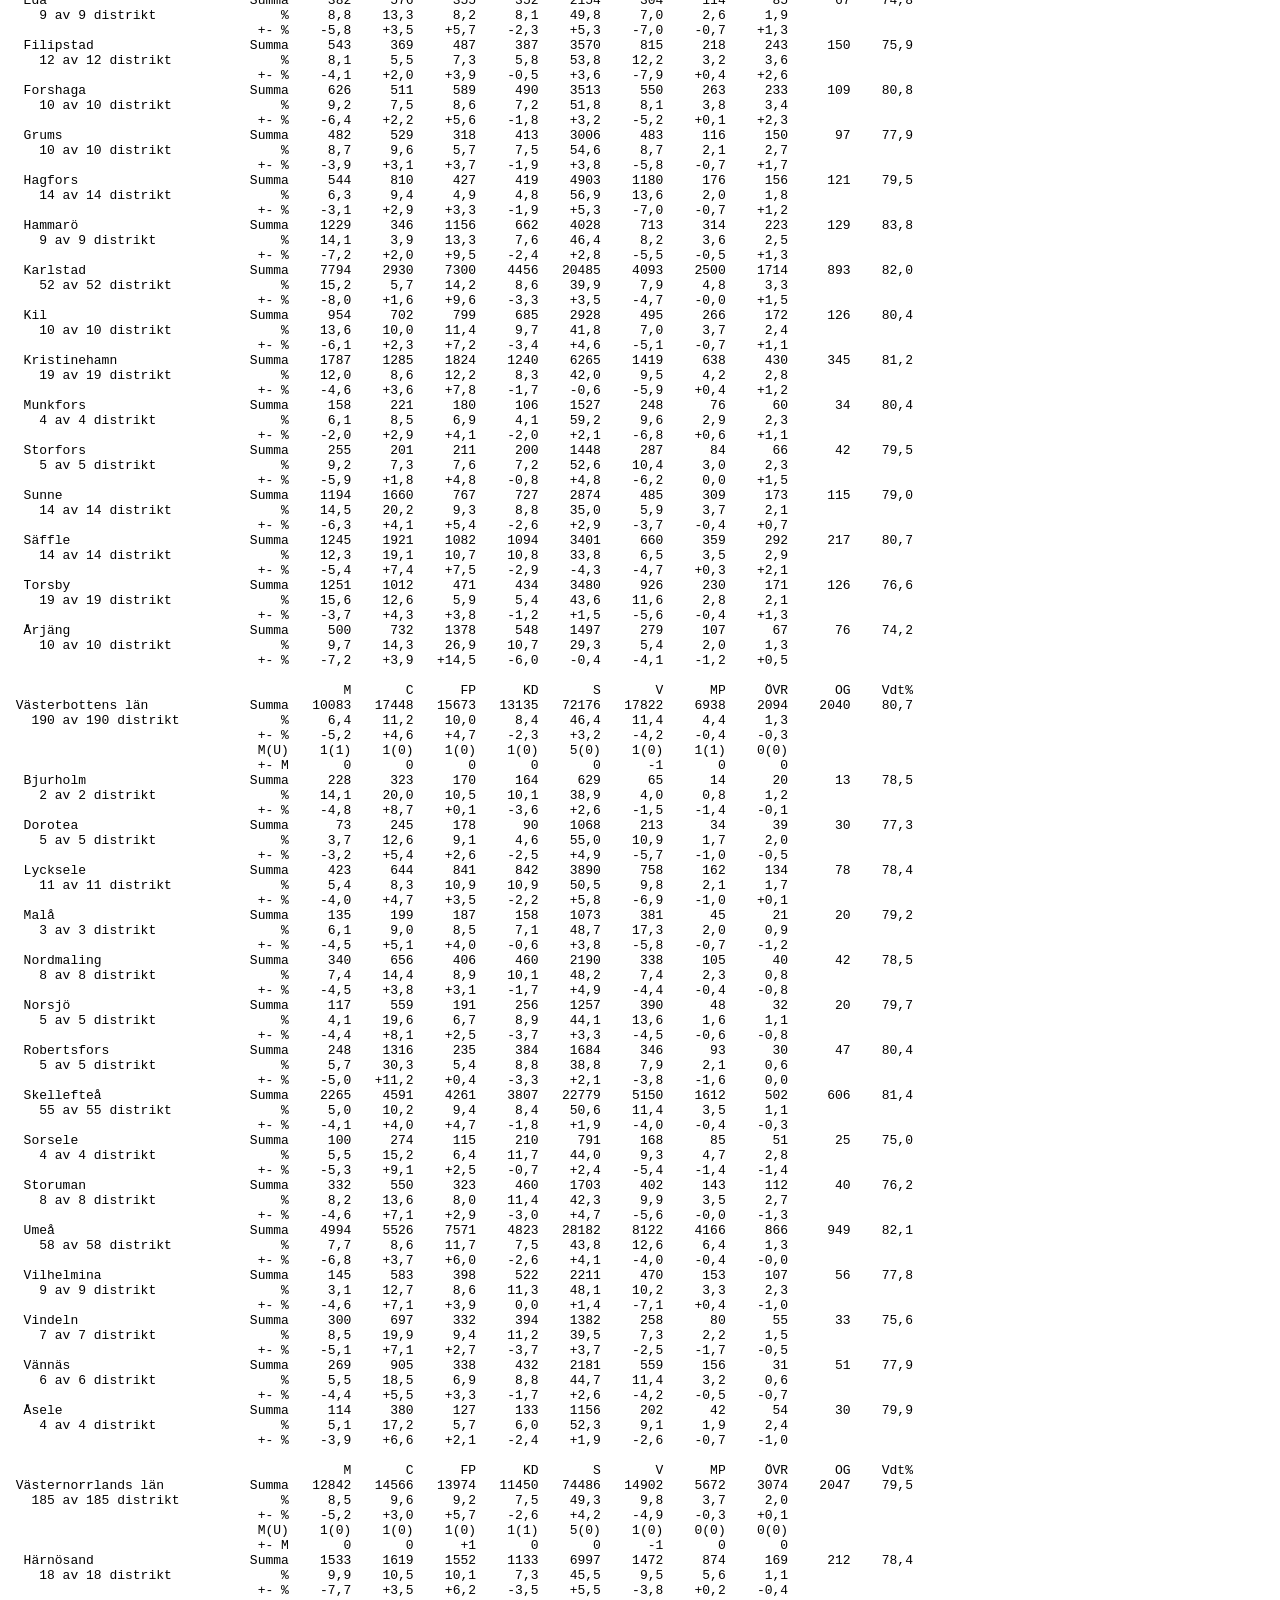
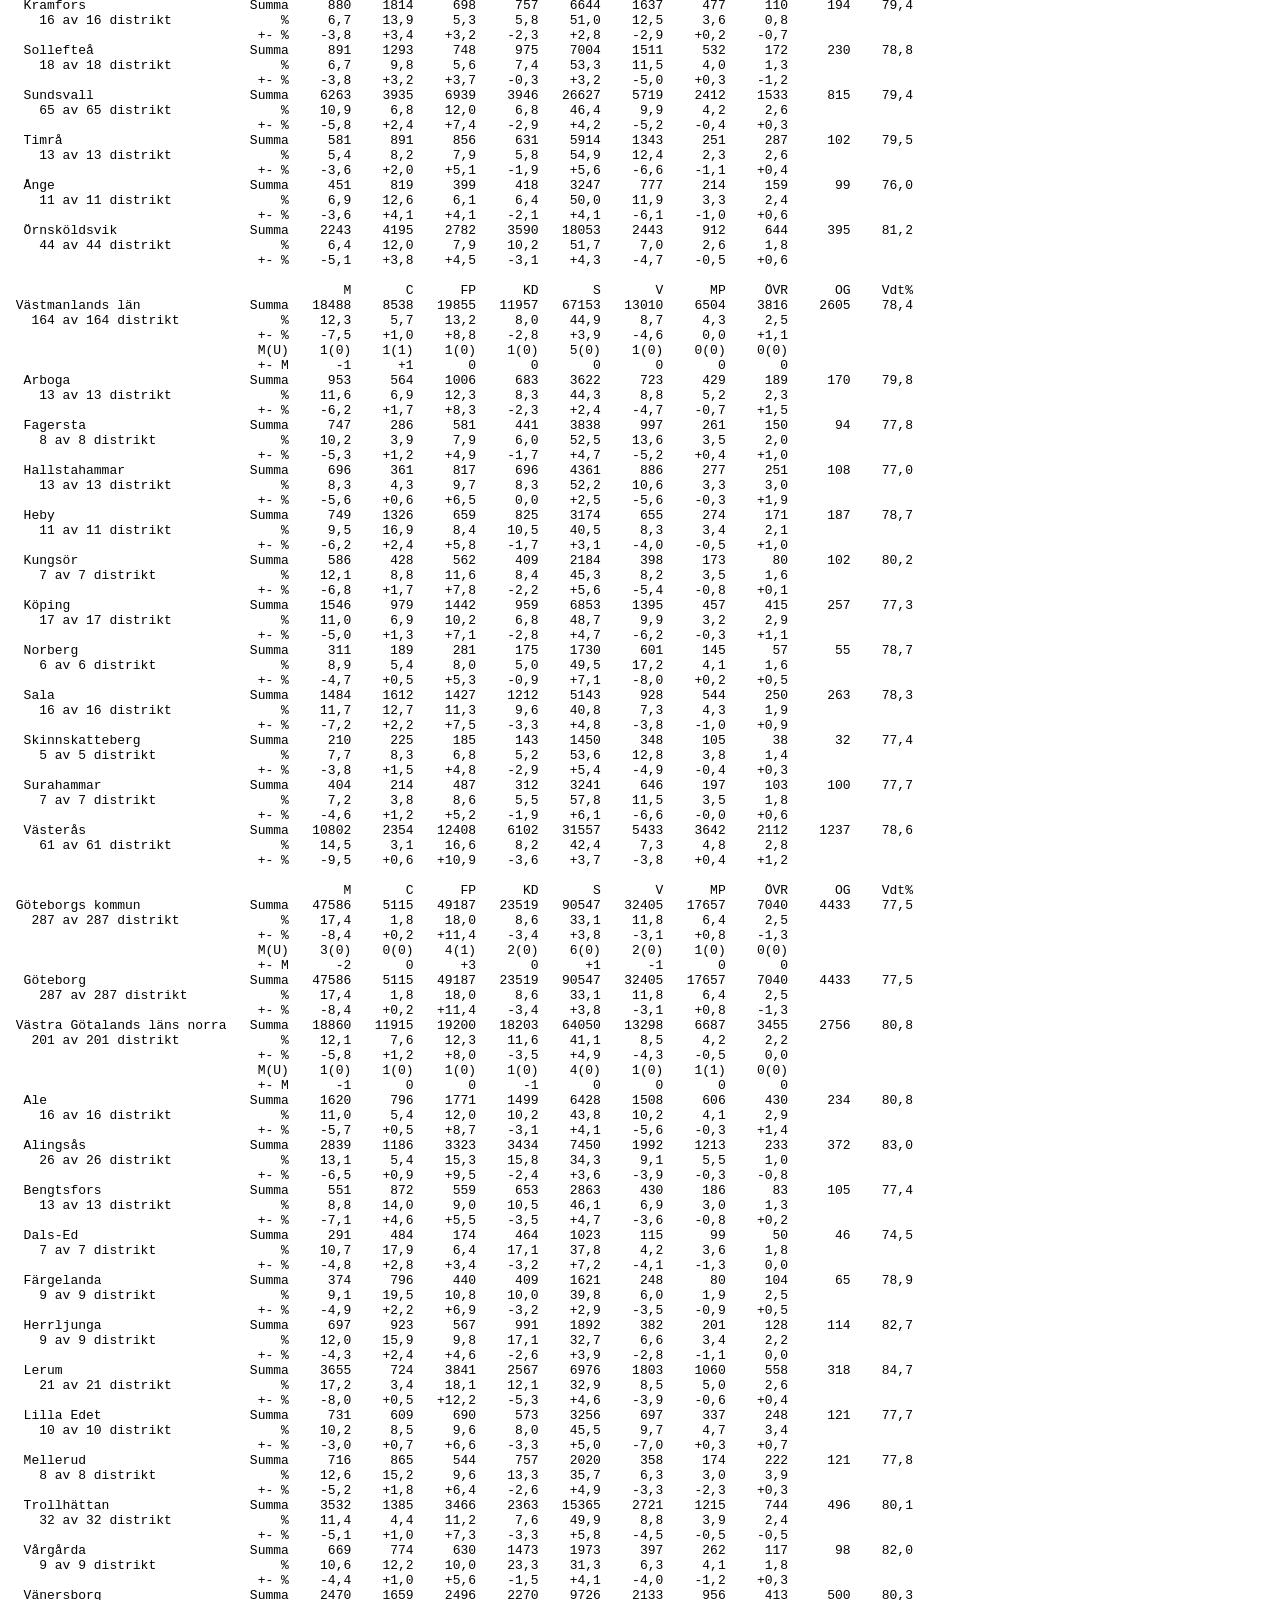
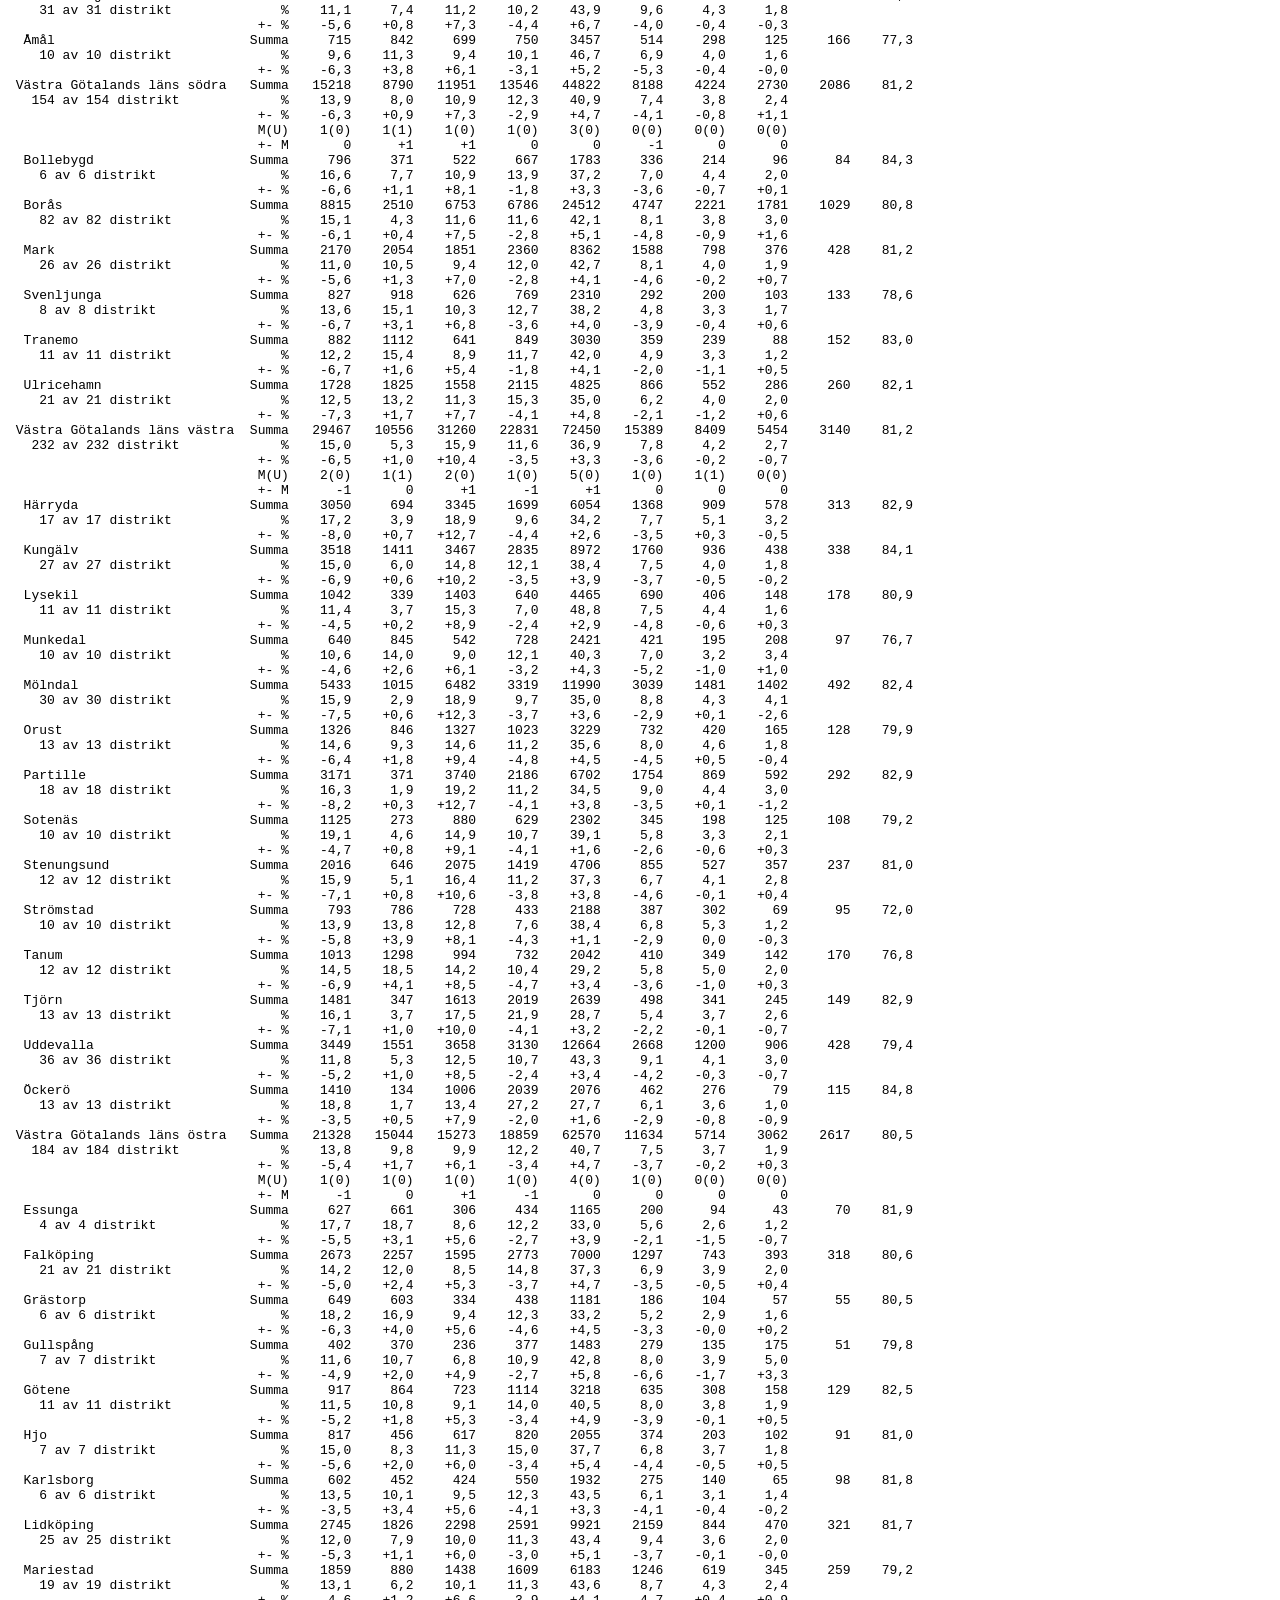
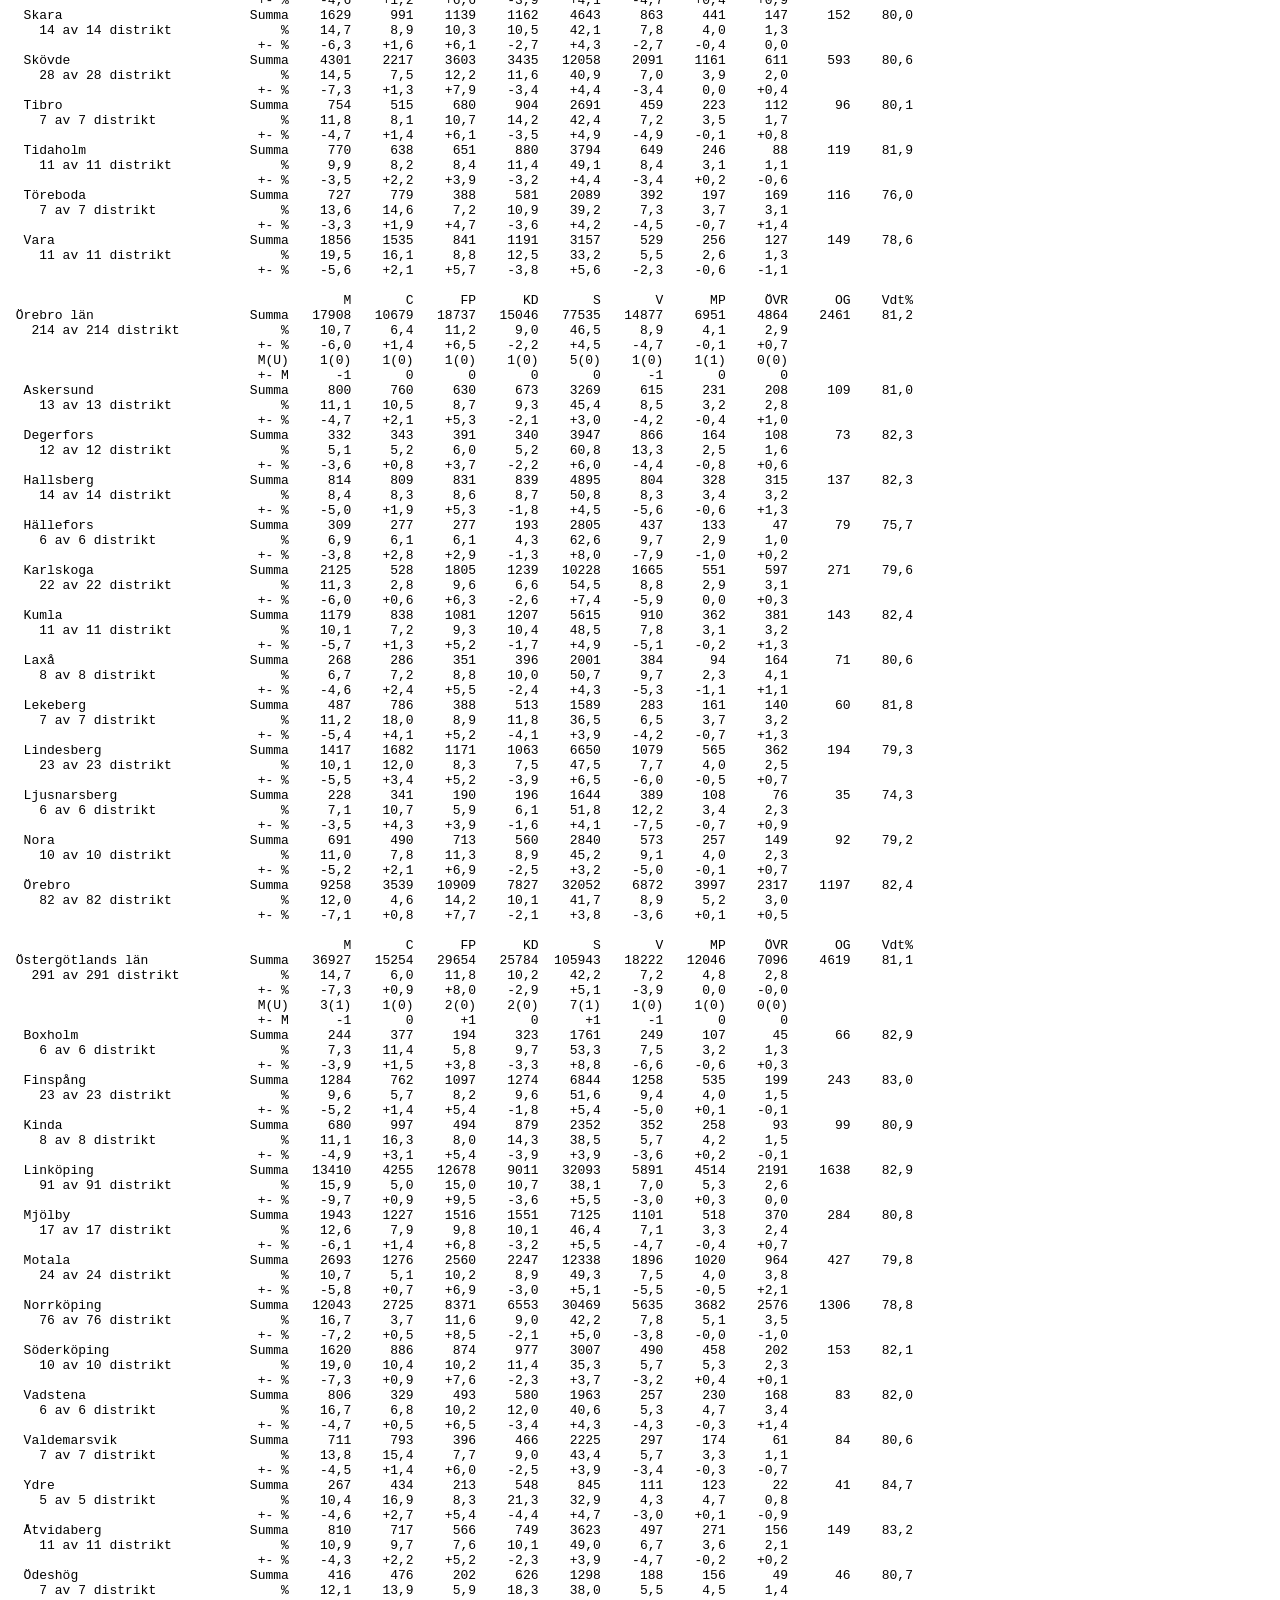
<file: docs/historik/kallor/webb/val_02_slutresultat_00R_00-text.html>
<HTML>
<!-- created 2003-01-21 14:26:51 by val2002@daemon.se -->
<HEAD>
<TITLE>Riksdagsval - Sverige - 00R - Valområde - 2002-09-27 09:16:45</TITLE>
</HEAD>
<BODY>
<PRE>
<B>Riksdagsval - Sverige - 00R - Valområde - 2002-09-27 09:16:45</B>



                                           M       C      FP      KD       S       V      MP     NBP     ÖVR      OG    Vdt%
Sverige                        Summa  809041  328428  710312  485235 2113560  444854  246392   14854  150536   82218    80,1
  6266 av 6266 distrikt            %    15,2     6,1    13,3     9,1    39,8     8,3     4,6     0,2     2,8
                                +- %    -7,7    +1,1    +8,7    -2,6    +3,5    -3,6    +0,1            +0,2
                                M(U)   55(5)   22(6)   48(4)   33(4)  144(2)   30(7)  17(11)    0(0)    0(0)
                                +- M     -27      +4     +31      -9     +13     -13      +1       0       0

                                           M       C      FP      KD       S       V      MP     ÖVR      OG    Vdt%
 Blekinge län                  Summa   12467    5777   10470    8319   43178    7827    3631    2889    1608    82,3
   104 av 104 distrikt             %    13,1     6,1    11,0     8,7    45,6     8,2     3,8     3,0
                                +- %    -6,1    +0,9    +7,4    -2,2    +3,3    -4,8    -0,1    +1,6
                                M(U)    1(0)    0(0)    1(0)    1(1)    3(0)    0(0)    0(0)    0(0)
                                +- M       0       0      +1       0       0      -1       0       0
  Karlshamn                    Summa    2235    1052    2000    1442    9176    1994     881     566     383    81,3
    20 av 20 distrikt              %    11,5     5,4    10,3     7,4    47,4    10,3     4,5     2,9
                                +- %    -5,2    +1,0    +7,2    -2,3    +2,9    -5,0    -0,1    +1,6
  Karlskrona                   Summa    5426    2393    4876    3884   17172    2820    1557    1149     549    84,5
    39 av 39 distrikt              %    13,8     6,0    12,4     9,8    43,7     7,1     3,9     2,9
                                +- %    -7,3    +0,9    +8,2    -2,3    +3,8    -4,8    +0,2    +1,4
  Olofström                    Summa     652     503     747     719    4127     690     220     288     119    79,2
    11 av 11 distrikt              %     8,2     6,3     9,4     9,0    51,9     8,6     2,7     3,6
                                +- %    -4,8    +0,7    +6,3    -1,4    +3,3    -5,0    -1,6    +2,4
  Ronneby                      Summa    2287    1321    1910    1399    8188    1614     675     580     342    81,5
    23 av 23 distrikt              %    12,7     7,3    10,6     7,7    45,5     8,9     3,7     3,2
                                +- %    -6,6    +0,8    +7,0    -2,5    +3,8    -4,8     0,0    +2,2
  Sölvesborg                   Summa    1867     508     937     875    4515     709     298     306     215    80,1
    11 av 11 distrikt              %    18,6     5,0     9,3     8,7    45,0     7,0     2,9     3,0
                                +- %    -3,6    +0,7    +6,8    -1,8    +1,2    -4,3    +0,1    +0,9

                                           M       C      FP      KD       S       V      MP     ÖVR      OG    Vdt%
 Dalarnas län                  Summa   18862   16093   15880   12506   71364   15482    7599    5226    3160    77,7
   211 av 211 distrikt             %    11,5     9,8     9,7     7,6    43,7     9,4     4,6     3,2
                                +- %    -5,3    +3,4    +6,4    -3,7    +4,5    -5,3    -0,4    +0,5
                                M(U)    1(0)    1(0)    1(0)    1(0)    5(0)    1(0)    1(1)    0(0)
                                +- M      -1       0      +1       0      +1      -1       0       0
  Avesta                       Summa    1270    1253    1165     922    6633    1292     467     252     251    77,4
    13 av 13 distrikt              %     9,5     9,4     8,7     6,9    50,0     9,7     3,5     1,9
                                +- %    -3,9    +2,7    +6,1    -2,5    +3,4    -5,1    -0,8    -0,1
  Borlänge                     Summa    2831    1704    2593    1686   13265    2724    1417    1093     547    78,1
    28 av 28 distrikt              %    10,3     6,2     9,4     6,1    48,5     9,9     5,1     4,0
                                +- %    -4,6    +2,1    +6,2    -3,0    +3,8    -5,2    -0,2    +0,8
  Falun                        Summa    4974    2744    4077    2450   12519    2806    1811    1212     534    79,2
    36 av 36 distrikt              %    15,2     8,4    12,5     7,5    38,4     8,6     5,5     3,7
                                +- %    -6,9    +3,1    +7,9    -5,1    +5,2    -3,8    -0,3    -0,1
  Gagnef                       Summa     573     874     519     615    2346     423     261     191     115    79,3
    8 av 8 distrikt                %     9,8    15,0     8,9    10,5    40,4     7,2     4,4     3,2
                                +- %    -4,6    +4,7    +6,2    -3,7    +4,7    -5,0    -2,8    +0,5
  Hedemora                     Summa     945    1149     678     706    3823     928     459     228     142    75,8
    9 av 9 distrikt                %    10,5    12,8     7,6     7,9    42,8    10,4     5,1     2,5
                                +- %    -4,8    +4,1    +5,1    -2,5    +2,9    -5,6    -0,1    +0,9
  Leksand                      Summa    1181    1325     965    1233    3291     723     454     256     164    80,4
    12 av 12 distrikt              %    12,5    14,0    10,2    13,0    34,9     7,6     4,8     2,7
                                +- %    -6,8    +5,1    +7,4    -5,0    +4,1    -4,0    -1,3    +0,5
  Ludvika                      Summa    1387     708    1193     916    8363    2049     602     303     358    77,4
    22 av 22 distrikt              %     8,9     4,5     7,6     5,9    53,8    13,2     3,8     1,9
                                +- %    -4,2    +1,9    +5,0    -2,6    +7,2    -7,6    +0,3     0,0
  Malung                       Summa     942     733     648     425    2771     618     171     176     128    79,1
    16 av 16 distrikt              %    14,5    11,3     9,9     6,5    42,7     9,5     2,6     2,7
                                +- %    -6,1    +3,9    +5,9    -3,1    +3,2    -5,5    -0,0    +1,7
  Mora                         Summa    1421    1417    1279    1004    4543     959     602     435     232    76,0
    22 av 22 distrikt              %    12,1    12,1    10,9     8,6    38,9     8,2     5,1     3,7
                                +- %    -6,1    +5,5    +6,9    -5,4    +4,0    -5,0    -0,8    +0,8
  Orsa                         Summa     414     547     366     330    1480     411     240     227      63    76,2
    6 av 6 distrikt                %    10,3    13,6     9,1     8,2    36,8    10,2     5,9     5,6
                                +- %    -4,6    +6,3    +6,2    -7,0    +3,2    -7,3    -0,1    +3,3
  Rättvik                      Summa     829     950     736     525    2530     437     295     195     135    76,3
    7 av 7 distrikt                %    12,7    14,6    11,3     8,0    38,9     6,7     4,5     3,0
                                +- %    -7,0    +5,9    +6,3    -4,9    +5,8    -4,2    -0,6    -1,3
  Smedjebacken                 Summa     632     443     463     339    3688     771     249     108     137    77,7
    8 av 8 distrikt                %     9,4     6,6     6,9     5,0    55,1    11,5     3,7     1,6
                                +- %    -4,1    +1,8    +4,7    -1,8    +7,2    -7,7    -0,3    +0,1
  Säter                        Summa     753    1005     535     548    2531     633     261     179     139    78,0
    9 av 9 distrikt                %    11,6    15,5     8,3     8,5    39,2     9,8     4,0     2,7
                                +- %    -5,4    +3,9    +5,5    -4,2    +4,9    -4,7    -0,2    +0,1
  Vansbro                      Summa     373     660     284     445    1742     370     128     130     124    75,1
    8 av 8 distrikt                %     9,0    15,9     6,8    10,7    42,1     8,9     3,0     3,1
                                +- %    -4,9    +5,2    +4,4    -2,1    +2,8    -5,0    -0,6    +0,2
  Älvdalen                     Summa     337     581     379     362    1839     338     182     241      91    71,5
    7 av 7 distrikt                %     7,9    13,6     8,8     8,4    43,1     7,9     4,2     5,6
                                +- %    -5,3    +3,6    +6,2    -3,4    +4,8    -8,0    -0,9    +3,1

                                           M       C      FP      KD       S       V      MP     ÖVR      OG    Vdt%
 Gotlands län                  Summa    4808    5367    2701    2242   14024    2911    1898     385     742    79,0
   40 av 40 distrikt               %    14,0    15,6     7,8     6,5    40,8     8,4     5,5     1,1
                                +- %    -5,2    +0,7    +4,5    -2,2    +6,1    -2,3    -0,2    -1,3
                                M(U)    0(0)    0(0)    0(0)    0(0)    2(0)    0(0)    0(0)    0(0)
                                +- M      -1       0       0       0      +1       0       0       0
  Gotland                      Summa    4808    5367    2701    2242   14024    2911    1898     385     742    79,0
    40 av 40 distrikt              %    14,0    15,6     7,8     6,5    40,8     8,4     5,5     1,1
                                +- %    -5,2    +0,7    +4,5    -2,2    +6,1    -2,3    -0,2    -1,3

                                           M       C      FP      KD       S       V      MP     ÖVR      OG    Vdt%
 Gävleborgs län                Summa   15480   17187   16548   12230   74155   18412    7451    3471    2840    77,6
   201 av 201 distrikt             %     9,3    10,4    10,0     7,4    44,9    11,1     4,5     2,1
                                +- %    -4,5    +3,4    +6,5    -2,3    +2,4    -5,4    -0,6    +0,5
                                M(U)    1(0)    1(0)    1(0)    1(0)    5(0)    1(0)    1(1)    0(0)
                                +- M      -1       0      +1       0       0      -1       0       0
  Bollnäs                      Summa    1577    2961    1868    1232    6085    1495     784     357     282    79,6
    22 av 22 distrikt              %     9,6    18,1    11,4     7,5    37,1     9,1     4,7     2,1
                                +- %    -3,5    +8,7    +8,1    -4,0    -1,5    -7,3    -1,2    +0,7
  Gävle                        Summa    6393    2372    7013    4050   25303    5425    2694    1146     956    78,8
    51 av 51 distrikt              %    11,7     4,3    12,8     7,4    46,5     9,9     4,9     2,1
                                +- %    -6,0    +1,2    +8,1    -2,5    +3,6    -4,7    -0,3    +0,7
  Hofors                       Summa     387     306     461     257    3380     922     197      82      79    76,5
    7 av 7 distrikt                %     6,4     5,1     7,6     4,2    56,4    15,3     3,2     1,3
                                +- %    -3,4    +1,3    +5,3    -1,9    +4,5    -5,9    -0,2    +0,4
  Hudiksvall                   Summa    1723    3211    1661    1512    9108    2514    1202     433     388    75,4
    29 av 29 distrikt              %     8,0    15,0     7,7     7,0    42,6    11,7     5,6     2,0
                                +- %    -3,8    +4,1    +5,1    -2,8    +4,4    -5,8    -1,3     0,0
  Ljusdal                      Summa     909    1612     994     815    4628    1432     491     188     178    71,9
    17 av 17 distrikt              %     8,2    14,5     8,9     7,3    41,8    12,9     4,4     1,6
                                +- %    -4,6    +5,0    +5,1    -1,9    +2,1    -6,1    +0,1    +0,2
  Nordanstig                   Summa     402    1144     453     489    2252     528     256     193      75    74,2
    10 av 10 distrikt              %     7,0    20,0     7,9     8,5    39,3     9,2     4,4     3,3
                                +- %    -1,9    +5,5    +4,7    -2,3    +3,2    -7,5    -1,4    -0,2
  Ockelbo                      Summa     240     554     237     212    1681     481     100      81      57    76,0
    8 av 8 distrikt                %     6,6    15,4     6,6     5,9    46,8    13,4     2,7     2,2
                                +- %    -4,3    +3,9    +5,0    -2,8    +5,4    -8,1    -0,8    +1,5
  Ovanåker                     Summa     569    1780     617    1056    2736     524     287     101     115    80,7
    13 av 13 distrikt              %     7,4    23,2     8,0    13,7    35,6     6,8     3,7     1,3
                                +- %    -3,4    +8,3    +4,6    -2,1    -2,0    -4,4    -1,2    +0,2
  Sandviken                    Summa    2034    1463    1907    1466   11622    2640     835     487     365    79,0
    24 av 24 distrikt              %     9,0     6,5     8,4     6,5    51,7    11,7     3,7     2,1
                                +- %    -4,7    +1,7    +5,4    -1,5    +3,3    -5,3    -0,0    +1,1
  Söderhamn                    Summa    1246    1784    1337    1141    7360    2451     605     403     345    77,7
    20 av 20 distrikt              %     7,6    10,9     8,1     6,9    45,0    15,0     3,7     2,4
                                +- %    -4,1    +4,4    +6,0    -1,0    -0,4    -3,8    -0,6    -0,4

                                           M       C      FP      KD       S       V      MP     ÖVR      OG    Vdt%
 Hallands län                  Summa   29264   15908   23415   16720   60295    9995    6578    6072    3021    81,5
   174 av 174 distrikt             %    17,3     9,4    13,9     9,9    35,8     5,9     3,9     3,6
                                +- %    -7,3    +1,1    +9,6    -2,9    +4,0    -2,6    -0,0    -1,9
                                M(U)    2(0)    1(0)    2(0)    1(0)    4(0)    1(1)    0(0)    0(0)
                                +- M      -1       0      +1      -1       0       0       0       0
  Falkenberg                   Summa    3357    3515    2637    2117    8601    1284     892     994     405    81,2
    27 av 27 distrikt              %    14,3    15,0    11,2     9,0    36,7     5,4     3,8     4,2
                                +- %    -5,1    +1,3    +7,7    -2,5    +3,7    -2,6    -0,2    -2,2
  Halmstad                     Summa    8562    3038    7266    4444   21403    3591    2200    1838    1028    80,2
    50 av 50 distrikt              %    16,3     5,8    13,8     8,4    40,8     6,8     4,2     3,5
                                +- %    -7,5    +1,2    +9,4    -2,3    +5,0    -2,8    -0,0    -3,0
  Hylte                        Summa     691    1035     536     521    2528     275     174     223     125    79,7
    8 av 8 distrikt                %    11,5    17,2     8,9     8,7    42,2     4,5     2,9     3,7
                                +- %    -4,5    +3,5    +5,8    -3,9    +2,8    -3,0    -0,4    -0,2
  Kungsbacka                   Summa    9905    2405    7992    4876   10594    1908    1521    1238     553    84,3
    38 av 38 distrikt              %    24,4     5,9    19,7    12,0    26,1     4,7     3,7     3,0
                                +- %    -9,7    +0,6   +13,9    -3,7    +2,1    -2,2    -0,2    -0,8
  Laholm                       Summa    2230    2194    1373    1536    4423     642     478     528     289    79,0
    16 av 16 distrikt              %    16,6    16,3    10,2    11,4    32,9     4,7     3,5     3,9
                                +- %    -6,8    +3,1    +7,3    -2,2    +4,3    -2,3    -0,6    -2,8
  Varberg                      Summa    4519    3721    3611    3226   12746    2295    1313    1251     621    81,8
    35 av 35 distrikt              %    13,8    11,3    11,0     9,8    39,0     7,0     4,0     3,8
                                +- %    -6,7    +0,4    +7,4    -3,3    +5,4    -2,9    +0,5    -0,9

                                           M       C      FP      KD       S       V      MP     ÖVR      OG    Vdt%
 Jämtlands län                 Summa    7592   11705    5569    3874   34256    8469    3967    1433    1077    77,8
   125 av 125 distrikt             %     9,8    15,2     7,2     5,0    44,5    11,0     5,1     1,8
                                +- %    -3,9    +3,1    +4,5    -2,6    +3,3    -4,2    -0,5    +0,3
                                M(U)    1(1)    1(0)    0(0)    0(0)    3(0)    1(0)    0(0)    0(0)
                                +- M       0       0       0       0      +1       0       0       0
  Berg                         Summa     405    1046     255     321    1845     474     253     130      58    77,1
    10 av 10 distrikt              %     8,5    22,1     5,3     6,7    39,0    10,0     5,3     2,7
                                +- %    -3,0    +1,9    +3,4    -1,1    +2,4    -3,9    -0,4    +0,7
  Bräcke                       Summa     356     639     236     111    2237     490     140      74      39    74,9
    9 av 9 distrikt                %     8,3    14,9     5,5     2,5    52,2    11,4     3,2     1,7
                                +- %    -2,1    +3,2    +3,4    -1,5    +4,0    -5,9    -1,2    -0,0
  Härjedalen                   Summa     650     771     404     310    3341     809     245     120      88    74,8
    11 av 11 distrikt              %     9,7    11,5     6,0     4,6    50,2    12,1     3,6     1,8
                                +- %    -3,0    +3,5    +3,3    -2,0    +3,5    -4,8    -0,3    -0,2
  Krokom                       Summa     743    1685     439     421    3414     781     522     155     121    78,6
    16 av 16 distrikt              %     9,1    20,6     5,3     5,1    41,8     9,5     6,3     1,8
                                +- %    -3,5    +4,8    +3,3    -2,7    +2,1    -4,2    -0,3    +0,6
  Ragunda                      Summa     270     634     141     114    1742     422     112      91      54    74,6
    7 av 7 distrikt                %     7,6    17,9     3,9     3,2    49,4    11,9     3,1     2,5
                                +- %    -2,2    +3,7    +2,5    -0,9    +3,9    -5,4    -1,5    -0,0
  Strömsund                    Summa     536    1267     387     353    4193    1102     253     165      96    78,4
    15 av 15 distrikt              %     6,4    15,3     4,6     4,2    50,7    13,3     3,0     1,9
                                +- %    -2,0    +3,2    +2,4    -1,6    +2,1    -4,4    -0,4    +0,6
  Åre                          Summa     690     965     436     394    2106     488     377     184      85    79,2
    11 av 11 distrikt              %    12,2    17,1     7,7     6,9    37,3     8,6     6,6     3,2
                                +- %    -3,1    +1,2    +4,2    -2,6    +3,7    -5,1    -0,3    +2,0
  Östersund                    Summa    3942    4698    3271    1850   15378    3903    2065     514     536    78,6
    46 av 46 distrikt              %    11,0    13,1     9,1     5,1    43,1    10,9     5,7     1,4
                                +- %    -5,4    +3,1    +5,9    -3,5    +4,0    -3,5    -0,6    -0,0

                                           M       C      FP      KD       S       V      MP     ÖVR      OG    Vdt%
 Jönköpings län                Summa   25267   14510   17978   40316   78670   11417    6400    4424    2855    82,1
   253 av 253 distrikt             %    12,6     7,2     9,0    20,2    39,5     5,7     3,2     2,2
                                +- %    -5,7    +0,6    +5,8    -2,5    +5,1    -3,0    -0,4    +0,1
                                M(U)    2(0)    1(0)    1(0)    3(1)    5(0)    1(1)    0(0)    0(0)
                                +- M       0       0      +1       0       0       0      -1       0
  Aneby                        Summa     374     471     300    1152    1402     174     120      81      46    83,7
    7 av 7 distrikt                %     9,1    11,5     7,3    28,2    34,4     4,2     2,9     1,9
                                +- %    -5,6    +1,1    +4,5    -2,4    +6,2    -2,7    -1,2    -0,0
  Eksjö                        Summa    1383    1193     944    2038    3897     512     378     171     148    82,1
    15 av 15 distrikt              %    13,1    11,3     8,9    19,3    37,0     4,8     3,5     1,6
                                +- %    -5,6    +0,3    +5,8    -2,1    +5,9    -3,3    -0,6    -0,4
  Gislaved                     Summa    2363    1771    1500    2475    6952     795     455     470     259    79,7
    21 av 21 distrikt              %    14,0    10,5     8,9    14,7    41,4     4,7     2,7     2,8
                                +- %    -6,2    +0,9    +5,7    -1,7    +4,0    -2,6    -1,0    +0,9
  Gnosjö                       Summa     717     370     420    1708    1918     200     108     136      65    80,6
    8 av 8 distrikt                %    12,8     6,6     7,5    30,6    34,3     3,5     1,9     2,4
                                +- %    -6,5    +0,3    +4,7    -0,6    +5,0    -2,1    -0,9    +0,2
  Habo                         Summa     843     347     534    1343    2039     289     165     110     131    84,3
    9 av 9 distrikt                %    14,8     6,1     9,4    23,6    35,9     5,0     2,9     1,9
                                +- %    -6,0    +0,3    +6,8    -2,5    +4,8    -2,6    -0,8    -0,1
  Jönköping                    Summa    9658    3012    7776   14491   28982    4731    2648    1678    1084    82,6
    83 av 83 distrikt              %    13,2     4,1    10,6    19,8    39,7     6,4     3,6     2,2
                                +- %    -5,9    +0,4    +7,0    -2,8    +4,8    -3,1    -0,1    -0,2
  Mullsjö                      Summa     512     227     341    1090    1501     300     181     104      80    82,8
    5 av 5 distrikt                %    12,0     5,3     8,0    25,6    35,2     7,0     4,2     2,4
                                +- %    -5,7    +0,8    +5,8    -1,7    +5,0    -3,6    -0,6    -0,0
  Nässjö                       Summa    2095    1352    1301    3224    7917    1339     606     385     274    82,9
    28 av 28 distrikt              %    11,4     7,4     7,1    17,6    43,4     7,3     3,3     2,1
                                +- %    -4,8    +0,6    +4,2    -2,4    +5,2    -3,3    -0,1    +0,5
  Sävsjö                       Summa     862     905     401    1705    2175     298     146     179      84    81,7
    7 av 7 distrikt                %    12,9    13,5     6,0    25,5    32,6     4,4     2,1     2,6
                                +- %    -3,9    +1,5    +3,5    -2,5    +4,0    -2,6    -1,0    +1,0
  Tranås                       Summa    1431     613     938    1963    4831     683     381     195     125    81,4
    14 av 14 distrikt              %    12,9     5,5     8,5    17,7    43,7     6,1     3,4     1,7
                                +- %    -6,5    +0,6    +5,7    -3,2    +6,5    -3,6    -0,1    +0,6
  Vaggeryd                     Summa     813     565     500    1882    3070     379     198     177      91    83,1
    9 av 9 distrikt                %    10,7     7,4     6,5    24,8    40,4     4,9     2,6     2,3
                                +- %    -5,0    +0,2    +3,8    -1,3    +5,6    -3,7    -0,0    +0,4
  Vetlanda                     Summa    1836    1993    1321    3216    6242     954     486     282     217    81,8
    23 av 23 distrikt              %    11,2    12,2     8,0    19,6    38,2     5,8     2,9     1,7
                                +- %    -4,8    +1,3    +5,0    -3,1    +6,0    -3,7    -0,9    +0,3
  Värnamo                      Summa    2380    1691    1702    4029    7744     763     528     456     251    81,6
    24 av 24 distrikt              %    12,3     8,7     8,8    20,8    40,1     3,9     2,7     2,3
                                +- %    -6,7    +1,0    +5,8    -2,7    +5,3    -2,1    -0,6    -0,0

                                           M       C      FP      KD       S       V      MP     ÖVR      OG    Vdt%
 Kalmar län                    Summa   18331   15360   12865   16112   63089   10519    5210    2742    2334    80,7
   190 av 190 distrikt             %    12,7    10,6     8,9    11,1    43,7     7,2     3,6     1,9
                                +- %    -5,6    +1,4    +6,1    -2,2    +4,4    -4,2    -0,3    +0,4
                                M(U)    1(0)    1(0)    1(0)    1(0)    4(0)    1(1)    0(0)    0(0)
                                +- M      -1       0      +1       0       0       0       0       0
  Borgholm                     Summa    1127    1501     614    1022    2020     403     281      90      83    79,9
    10 av 10 distrikt              %    15,9    21,2     8,6    14,4    28,6     5,7     3,9     1,2
                                +- %    -5,7    +3,6    +6,0    -3,7    +2,9    -2,8    -0,0    -0,3
  Emmaboda                     Summa     585     793     328     593    3008     345     200     120     104    81,6
    9 av 9 distrikt                %     9,7    13,2     5,4     9,9    50,3     5,7     3,3     2,0
                                +- %    -4,9    +1,4    +3,4    -1,5    +5,9    -4,6    -0,2    +0,5
  Hultsfred                    Summa     812    1251     484    1092    4113     726     207     208     135    79,6
    13 av 13 distrikt              %     9,1    14,0     5,4    12,2    46,2     8,1     2,3     2,3
                                +- %    -4,8    +1,7    +3,6    -1,4    +4,4    -4,7    +0,1    +1,0
  Högsby                       Summa     370     495     203     550    1778     316      90      52      35    81,6
    7 av 7 distrikt                %     9,6    12,8     5,2    14,2    46,1     8,1     2,3     1,3
                                +- %    -4,3    +2,0    +3,3    -0,6    +5,7    -6,0    -0,6    +0,6
  Kalmar                       Summa    5767    2298    4279    3702   16110    2663    1772     938     679    82,3
    39 av 39 distrikt              %    15,3     6,1    11,4     9,8    42,9     7,0     4,7     2,4
                                +- %    -7,3    +0,8    +7,7    -2,5    +4,9    -3,9    -0,1    +0,5
  Mönsterås                    Summa     837     928     563     827    3862     642     235     185     116    81,4
    9 av 9 distrikt                %    10,3    11,4     6,9    10,2    47,8     7,9     2,9     2,2
                                +- %    -4,6    +0,4    +5,0    -2,0    +5,3    -4,5    -0,4    +0,8
  Mörbylånga                   Summa    1290    1108     879    1013    3171     535     325      89     109    82,9
    14 av 14 distrikt              %    15,3    13,1    10,4    12,0    37,7     6,3     3,8     1,0
                                +- %    -6,1    +1,6    +7,4    -3,5    +5,2    -3,1    -0,9    -0,6
  Nybro                        Summa    1305    1404     845    1329    5674     918     283     378     234    80,5
    15 av 15 distrikt              %    10,7    11,5     6,9    10,9    46,7     7,5     2,3     3,1
                                +- %    -5,8    +1,5    +5,1    -1,5    +3,0    -3,7    -0,6    +2,0
  Oskarshamn                   Summa    2026     848    1338    2209    7702    1316     490     231     258    80,6
    21 av 21 distrikt              %    12,5     5,2     8,2    13,6    47,6     8,1     3,0     1,4
                                +- %    -4,5    +0,6    +5,3    -1,5    +5,4    -5,3    -0,0     0,0
  Torsås                       Summa     587     861     293     576    1748     200     156      53      56    79,4
    9 av 9 distrikt                %    13,1    19,2     6,5    12,8    39,0     4,4     3,4     1,1
                                +- %    -5,4    +2,3    +4,1    -2,2    +5,3    -3,1    -1,0    -0,0
  Vimmerby                     Summa    1023    1704     593    1181    3839     564     301     109     172    79,3
    14 av 14 distrikt              %    10,9    18,2     6,3    12,6    41,2     6,0     3,2     1,1
                                +- %    -5,7    +2,6    +4,6    -1,4    +4,6    -4,1    +0,1    -0,7
  Västervik                    Summa    2602    2169    2446    2018   10064    1891     870     289     353    78,6
    30 av 30 distrikt              %    11,6     9,7    10,9     9,0    45,0     8,4     3,8     1,2
                                +- %    -4,8    +2,1    +7,6    -2,5    +2,7    -4,5    -0,6     0,0

                                           M       C      FP      KD       S       V      MP     ÖVR      OG    Vdt%
 Kronobergs län                Summa   15200   11746   10538   11695   43696    7864    4354    2633    1690    80,9
   155 av 155 distrikt             %    14,1    10,9     9,7    10,8    40,5     7,3     4,0     2,4
                                +- %    -6,0    +1,3    +6,8    -3,6    +4,1    -3,4    -0,1    +0,9
                                M(U)    1(0)    1(0)    1(1)    1(0)    3(0)    0(0)    0(0)    0(0)
                                +- M       0       0      +1       0       0      -1       0       0
  Alvesta                      Summa    1478    1544    1002    1270    4568     814     373     325     166    80,9
    16 av 16 distrikt              %    12,9    13,5     8,8    11,1    40,1     7,1     3,2     2,8
                                +- %    -4,7    +1,4    +6,7    -3,9    +2,5    -3,0    -0,3    +1,3
  Lessebo                      Summa     506     409     375     325    2674     471     182      82      90    82,5
    7 av 7 distrikt                %    10,0     8,1     7,4     6,4    53,2     9,3     3,6     1,6
                                +- %    -4,0    +1,6    +5,3    -3,3    +6,3    -6,4    -0,2    +0,6
  Ljungby                      Summa    1972    2319    1375    2080    6388    1050     634     342     292    79,9
    25 av 25 distrikt              %    12,2    14,3     8,5    12,8    39,5     6,4     3,9     2,1
                                +- %    -5,7    +3,0    +6,1    -5,0    +4,3    -3,1    -0,1    +0,5
  Markaryd                     Summa     659     557     369     902    2473     278     146     211     101    77,4
    9 av 9 distrikt                %    11,7     9,9     6,5    16,1    44,2     4,9     2,6     3,7
                                +- %    -4,6    +1,6    +4,8    -2,6    +4,8    -5,0    -0,9    +1,9
  Tingsryd                     Summa    1170    1395     490     937    2870     472     258     269     132    78,1
    10 av 10 distrikt              %    14,8    17,7     6,2    11,9    36,5     6,0     3,2     3,4
                                +- %    -5,7    +3,2    +4,6    -2,9    +3,3    -3,7    -0,9    +2,1
  Uppvidinge                   Summa     609     910     388     514    2491     511     157     158      80    80,0
    8 av 8 distrikt                %    10,6    15,8     6,7     8,9    43,4     8,9     2,7     2,7
                                +- %    -3,6    +2,6    +4,3    -3,7    +4,8    -5,2    -0,8    +1,6
  Växjö                        Summa    7425    3548    5723    4668   18070    3827    2292    1078     689    82,4
    63 av 63 distrikt              %    15,9     7,6    12,2    10,0    38,7     8,2     4,9     2,3
                                +- %    -7,1    +0,3    +8,3    -3,5    +3,9    -2,9    +0,2    +0,6
  Älmhult                      Summa    1381    1064     816     999    4162     441     312     168     140    79,8
    17 av 17 distrikt              %    14,7    11,3     8,7    10,6    44,5     4,7     3,3     1,7
                                +- %    -6,5    +0,6    +6,2    -2,3    +5,2    -3,5    -0,1    +0,5

                                           M       C      FP      KD       S       V      MP     NBP     ÖVR      OG    Vdt%
 Norrbottens län               Summa   11207    7905   10009    8239   74310   19712    8073   14249    1274    1353    80,7
   244 av 244 distrikt             %     7,2     5,1     6,4     5,3    47,9    12,7     5,2     9,1     0,8
                                +- %    -4,6    +0,7    +3,5    -1,2    +0,6    -9,4    +1,9            -0,6
                                M(U)    1(0)    0(0)    1(0)    1(1)    6(0)    1(0)    1(1)    0(0)    0(0)
                                +- M       0       0      +1       0      +1      -1      +1       0       0
  Arjeplog                     Summa      77     184     108     112     907     294      90     204       5      15    77,0
    5 av 5 distrikt                %     3,8     9,2     5,4     5,6    45,7    14,8     4,5    10,2     0,2
                                +- %    -3,6    +3,2    +2,7    -2,0    +1,6    -9,8    +0,7            -3,2
  Arvidsjaur                   Summa     224     331     239     191    2385     642      83     291      39      36    79,1
    8 av 8 distrikt                %     5,0     7,4     5,4     4,3    53,8    14,5     1,8     6,5     0,8
                                +- %    -3,4    +2,1    +2,2    -1,2    +4,7   -10,1    -0,8            -0,1
  Boden                        Summa    1777     701    1215     936    8439    2072     893    1734      83     167    82,1
    31 av 31 distrikt              %     9,9     3,9     6,8     5,2    47,2    11,6     5,0     9,7     0,4
                                +- %    -4,3    +0,3    +3,8    -2,3    +0,7    -8,5    +1,8            -1,3
  Gällivare                    Summa     805     214     457     395    4814    1907     560    2112     220      77    75,5
    18 av 18 distrikt              %     7,0     1,8     3,9     3,4    41,9    16,6     4,8    18,3     1,9
                                +- %    -3,5    +0,2    +2,1    -1,2    -1,3   -16,9    +1,6            +0,7
  Haparanda                    Summa     469     439     161     224    1829     401     170     372      14      42    67,1
    8 av 8 distrikt                %    11,4    10,7     3,9     5,4    44,8     9,8     4,1     9,1     0,3
                                +- %    -4,4    +1,5    +2,2    -0,7    -0,4    -7,1    +2,3            -2,6
  Jokkmokk                     Summa     145     115     193     132    1606     479     308     556      10      42    78,7
    5 av 5 distrikt                %     4,0     3,2     5,4     3,7    45,3    13,5     8,6    15,6     0,2
                                +- %    -5,0    +1,0    +2,3    -2,1    -1,0   -14,4    +4,1            -0,6
  Kalix                        Summa     710     687     549     444    5941    1127     978     626      64      90    82,2
    20 av 20 distrikt              %     6,3     6,1     4,9     3,9    53,3    10,1     8,7     5,6     0,5
                                +- %    -3,9    +0,4    +2,2    -1,0    +0,5    -7,9    +4,5            -0,4
  Kiruna                       Summa     613     263     575     529    5613    2034     721    3234     127     115    77,5
    23 av 23 distrikt              %     4,4     1,9     4,1     3,8    40,9    14,8     5,2    23,5     0,9
                                +- %    -6,2    +0,7    +1,9    -1,2    -8,2   -12,4    +2,5            -0,6
  Luleå                        Summa    4417    2154    4391    2616   21034    5204    2791    1800     363     447    82,2
    57 av 57 distrikt              %     9,8     4,8     9,8     5,8    46,9    11,6     6,2     4,0     0,8
                                +- %    -5,8    +0,7    +5,5    -1,4    +2,8    -7,3    +1,9            -0,4
  Pajala                       Summa     220     186      98     347    1560     857     111     952      61      20    78,2
    16 av 16 distrikt              %     5,0     4,2     2,2     7,9    35,5    19,5     2,5    21,6     1,3
                                +- %    -4,4    -0,1    +0,7    +0,3    -6,9   -10,6    +0,5            -1,0
  Piteå                        Summa    1248    1618    1640    1693   14685    3136    1058    1151     226     214    84,9
    33 av 33 distrikt              %     4,7     6,1     6,1     6,3    55,5    11,8     3,9     4,3     0,8
                                +- %    -3,4    +0,9    +3,5    -0,5    +2,2    -7,6    +1,4            -0,8
  Älvsbyn                      Summa     223     424     222     349    3014     841     134     363      48      49    82,6
    9 av 9 distrikt                %     3,9     7,5     3,9     6,2    53,6    14,9     2,3     6,4     0,8
                                +- %    -2,9    +2,0    +2,0    -0,9    +4,9   -12,2    +0,6             0,0
  Överkalix                    Summa      93     244      84      91    1404     342      86     263       9      28    80,7
    7 av 7 distrikt                %     3,5     9,3     3,2     3,4    53,6    13,0     3,2    10,0     0,3
                                +- %    -3,7     0,0    +1,0    -0,4    +0,5    -7,9    +0,8            -0,4
  Övertorneå                   Summa     186     345      77     180    1079     376      90     591       5      11    74,7
    4 av 4 distrikt                %     6,3    11,7     2,6     6,1    36,8    12,8     3,0    20,1     0,1
                                +- %    -6,4    +0,1    +1,2    -2,1    -2,8    -9,1    +0,4            -1,4

                                           M       C      FP      KD       S       V      MP     ÖVR      OG    Vdt%
 Malmö kommun                  Summa   24235    1701   20322    7793   62338   11172    6310   13263    2250    76,0
   165 av 165 distrikt             %    16,4     1,1    13,8     5,2    42,3     7,5     4,2     9,0
                                +- %   -11,2    +0,1   +10,3    -2,3    +0,4    -1,0    +0,7    +3,0
                                M(U)    2(0)    0(0)    1(0)    0(0)    5(0)    1(0)    0(0)    0(0)
                                +- M      -1       0      +1      -1      +1       0       0       0
  Malmö                        Summa   24235    1701   20322    7793   62338   11172    6310   13263    2250    76,0
    165 av 165 distrikt            %    16,4     1,1    13,8     5,2    42,3     7,5     4,2     9,0
                                +- %   -11,2    +0,1   +10,3    -2,3    +0,4    -1,0    +0,7    +3,0
 Skåne läns norra och östra    Summa   29907   11960   19776   18664   66488    9498    5978    7150    3454    77,6
   217 av 217 distrikt             %    17,6     7,0    11,6    11,0    39,2     5,6     3,5     4,2
                                +- %    -7,6    +0,6    +7,7    -2,3    +3,8    -3,4    -0,2    +1,3
                                M(U)    2(0)    1(0)    1(0)    1(0)    5(0)    1(1)    0(0)    0(0)
                                +- M      -1       0       0      -1      +1       0       0       0
  Bromölla                     Summa     659     270     545     498    3993     619     207     289     119    77,9
    10 av 10 distrikt              %     9,3     3,8     7,6     7,0    56,3     8,7     2,9     4,0
                                +- %    -4,1    +0,5    +4,8    -0,6    +4,7    -7,0    -0,4    +2,1
  Båstad                       Summa    2386     996    1354    1314    1879     271     318     281     178    79,7
    10 av 10 distrikt              %    27,1    11,3    15,3    14,9    21,3     3,0     3,6     3,1
                                +- %   -10,3    +0,6   +10,1    -2,5    +3,0    -1,2    -0,0    +0,5
  Hässleholm                   Summa    4293    2506    2975    3693   10911    1578    1148    1241     455    77,7
    39 av 39 distrikt              %    15,1     8,8    10,4    13,0    38,4     5,5     4,0     4,3
                                +- %    -6,7    +0,5    +7,1    -2,1    +4,1    -4,0    -0,1    +1,3
  Klippan                      Summa    1609     622     791    1001    3444     386     227     416     235    73,7
    13 av 13 distrikt              %    18,9     7,3     9,3    11,7    40,5     4,5     2,6     4,8
                                +- %    -8,4    +1,3    +6,0    -2,0    +5,6    -3,8    -0,2    +1,5
  Kristianstad                 Summa    7423    2188    6238    4031   18489    2627    1680    1725     877    78,9
    48 av 48 distrikt              %    16,7     4,9    14,0     9,0    41,6     5,9     3,7     3,8
                                +- %    -8,6    +0,5    +9,3    -2,3    +3,1    -2,9    -0,2    +1,1
  Osby                         Summa     813     685     621     857    3443     541     242     288     154    77,9
    9 av 9 distrikt                %    10,8     9,1     8,2    11,4    45,9     7,2     3,2     3,8
                                +- %    -6,2    +1,3    +4,9    -0,9    +3,1    -3,5    -0,9    +2,2
  Perstorp                     Summa     584     266     399     345    1589     285      80     157      77    74,9
    6 av 6 distrikt                %    15,7     7,1    10,7     9,3    42,8     7,6     2,1     4,2
                                +- %    -7,0    +1,9    +7,0    -2,4    +5,9    -3,9    -0,3    -1,2
  Simrishamn                   Summa    2290    1037    1375    1050    4116     770     453     451     219    76,5
    16 av 16 distrikt              %    19,8     8,9    11,9     9,0    35,6     6,6     3,9     3,9
                                +- %    -8,8    +1,5    +8,4    -4,2    +5,4    -3,1    -0,2    +1,0
  Tomelilla                    Summa    1278     834     672     558    2593     366     221     408     190    73,7
    8 av 8 distrikt                %    18,4    12,0     9,6     8,0    37,4     5,2     3,1     5,8
                                +- %    -7,0    +1,0    +6,7    -4,1    +3,5    -2,5    -0,4    +2,9
  Åstorp                       Summa    1218     303     585     664    3241     360     149     335     134    74,1
    11 av 11 distrikt              %    17,7     4,4     8,5     9,6    47,2     5,2     2,1     4,8
                                +- %    -5,6    +0,6    +5,5    -0,8    +2,9    -4,5    -0,2    +2,2
  Ängelholm                    Summa    5425    1314    3072    2792    7186     913     849    1008     548    79,1
    28 av 28 distrikt              %    24,0     5,8    13,6    12,3    31,8     4,0     3,7     4,4
                                +- %    -9,1    -0,2    +9,0    -2,9    +4,4    -2,8    +0,3    +1,1
  Örkelljunga                  Summa     922     379     521    1108    1659     193     130     269     107    75,0
    8 av 8 distrikt                %    17,7     7,3    10,0    21,3    32,0     3,7     2,5     5,1
                                +- %    -8,2    -0,0    +5,6    -0,6    +4,7    -3,0    -0,3    +1,9
  Östra Göinge                 Summa    1007     560     628     753    3945     589     274     282     161    78,2
    11 av 11 distrikt              %    12,5     6,9     7,8     9,3    49,0     7,3     3,4     3,5
                                +- %    -3,7    +1,3    +5,1    -1,7    +2,0    -4,5    -0,3    +1,8
 Skåne läns södra              Summa   39652    8270   31270   13234   75459   10876    8078   11389    3040    82,5
   215 av 215 distrikt             %    20,0     4,1    15,7     6,6    38,0     5,4     4,0     5,7
                                +- %   -10,9    +0,2   +10,3    -2,7    +2,6    -1,5    +0,2    +1,8
                                M(U)    3(0)    1(1)    2(0)    1(0)    5(0)    1(1)    1(1)    0(0)
                                +- M      -1      +1      +1       0       0       0       0       0
  Burlöv                       Summa    1237     204    1031     451    4184     551     238     786     106    79,7
    11 av 11 distrikt              %    14,2     2,3    11,8     5,1    48,1     6,3     2,7     9,0
                                +- %    -9,1     0,0    +8,4    -1,3    -2,1    -1,1    -0,3    +5,5
  Kävlinge                     Summa    2761     650    2106     970    6549     628     402    1158     219    83,2
    18 av 18 distrikt              %    18,1     4,2    13,8     6,3    43,0     4,1     2,6     7,6
                                +- %    -9,6    +0,3    +9,9    -1,9    +0,9    -2,5    +0,1    +2,8
  Lomma                        Summa    3173     298    2366     920    3800     309     369     648     152    88,1
    12 av 12 distrikt              %    26,7     2,5    19,9     7,7    31,9     2,6     3,1     5,4
                                +- %   -12,0     0,0   +14,5    -4,0    +0,9    -1,0    -0,0    +1,6
  Lund                         Summa   10655    2082   12969    3594   21595    5768    4535    1879     963    84,1
    61 av 61 distrikt              %    16,8     3,3    20,5     5,6    34,2     9,1     7,1     2,9
                                +- %   -14,3    +0,1   +11,1    -3,2    +5,0    -0,5    +1,0    +0,7
  Sjöbo                        Summa    1761    1028     866     889    3507     456     266     788     226    75,7
    14 av 14 distrikt              %    18,4    10,7     9,0     9,2    36,6     4,7     2,7     8,2
                                +- %    -8,8    +0,8    +6,0    -1,5    +2,9    -1,9    -0,2    +2,7
  Skurup                       Summa    1405     753     888     567    3175     385     210     578     141    77,9
    11 av 11 distrikt              %    17,6     9,4    11,1     7,1    39,8     4,8     2,6     7,2
                                +- %    -8,4    -0,3    +8,0    -2,7    +3,1    -1,9    -0,8    +3,0
  Staffanstorp                 Summa    2526     480    1791     859    5080     399     291     765     166    85,0
    13 av 13 distrikt              %    20,7     3,9    14,6     7,0    41,6     3,2     2,3     6,2
                                +- %   -11,4    +0,3   +10,7    -2,6    +3,1    -2,0    -0,2    +2,0
  Svedala                      Summa    1818     433    1473     755    4875     420     276     893     176    83,6
    11 av 11 distrikt              %    16,6     3,9    13,4     6,8    44,5     3,8     2,5     8,1
                                +- %    -8,1    +0,2   +10,6    -2,7    -1,9    -2,5    -0,4    +4,9
  Trelleborg                   Summa    3380     931    2211    1612   10859     931     638    2003     328    78,5
    27 av 27 distrikt              %    14,9     4,1     9,7     7,1    48,1     4,1     2,8     8,8
                                +- %    -7,1    +0,5    +7,4    -2,4    +2,3    -2,8    -0,1    +2,4
  Vellinge                     Summa    7787     472    3712    1589    4805     288     385    1141     226    87,6
    18 av 18 distrikt              %    38,5     2,3    18,3     7,8    23,8     1,4     1,9     5,6
                                +- %   -11,5    -0,1   +14,6    -2,9    -0,8    -1,0    +0,1    +1,6
  Ystad                        Summa    3149     939    1857    1028    7030     741     468     750     337    77,8
    19 av 19 distrikt              %    19,7     5,8    11,6     6,4    44,0     4,6     2,9     4,6
                                +- %    -8,3    +0,6    +7,3    -2,3    +5,7    -2,7    -0,2    -0,0
 Skåne läns västra             Summa   26420    6908   20551   12154   60464    8295    5015   10642    2695    77,3
   175 av 175 distrikt             %    17,5     4,5    13,6     8,0    40,1     5,5     3,3     7,0
                                +- %    -9,2    +0,4    +9,5    -1,9    +3,0    -2,8     0,0    +0,9
                                M(U)    2(0)    0(0)    2(0)    1(0)    4(0)    1(1)    0(0)    0(0)
                                +- M      -1       0      +2       0       0       0       0       0
  Bjuv                         Summa     939     266     625     529    3865     425     157     448     155    74,4
    9 av 9 distrikt                %    12,9     3,6     8,6     7,2    53,2     5,8     2,1     6,1
                                +- %    -6,3    -0,2    +5,6    -1,3    +4,0    -4,5    -0,1    +2,7
  Eslöv                        Summa    2272    1520    1750     952    7363     844     510     947     330    77,6
    19 av 19 distrikt              %    14,0     9,4    10,8     5,8    45,5     5,2     3,1     5,8
                                +- %    -7,4    +0,9    +7,8    -3,1    +1,8    -2,7    -0,0    +2,7
  Helsingborg                  Summa   12846    1452   10323    5770   26664    4036    2441    4849    1263    76,5
    72 av 72 distrikt              %    18,7     2,1    15,0     8,4    38,9     5,9     3,5     7,0
                                +- %   -10,1    +0,4   +10,5    -1,5    +4,1    -3,3    +0,3    -0,4
  Höganäs                      Summa    3259     567    2309    1646    4675     673     509     639     244    82,3
    15 av 15 distrikt              %    22,8     3,9    16,1    11,5    32,7     4,7     3,5     4,4
                                +- %   -10,6    +1,0   +10,5    -2,3    +2,2    -1,7    +0,2    +0,6
  Hörby                        Summa    1140    1115     901     785    2626     281     273     684     157    75,8
    15 av 15 distrikt              %    14,6    14,2    11,5    10,0    33,6     3,6     3,4     8,7
                                +- %    -8,9    +1,0    +7,9    -5,1    +3,4    -2,0    -0,8    +4,6
  Höör                         Summa    1349     609    1045     722    2817     391     377     642     137    77,5
    11 av 11 distrikt              %    16,9     7,6    13,1     9,0    35,4     4,9     4,7     8,0
                                +- %    -9,0    +0,8    +9,8    -2,5    +3,7    -2,1    -0,5    -0,2
  Landskrona                   Summa    3512     460    2902    1224    9485    1348     542    1909     305    77,0
    23 av 23 distrikt              %    16,4     2,1    13,5     5,7    44,3     6,3     2,5     8,9
                                +- %    -8,6    +0,1    +9,8    -0,9    +0,5    -1,9    -0,3    +1,4
  Svalöv                       Summa    1103     919     696     526    2969     297     206     524     104    79,9
    11 av 11 distrikt              %    15,2    12,6     9,6     7,2    41,0     4,1     2,8     7,2
                                +- %    -7,6    -0,0    +6,5    -2,3    +2,1    -2,3    -0,1    +3,7

                                           M       C      FP      KD       S       V      MP     ÖVR      OG    Vdt%
 Stockholms kommun             Summa   96205    8109   89510   30228  143640   49795   31027    9491    5248    80,7
   456 av 456 distrikt             %    21,0     1,7    19,5     6,5    31,3    10,8     6,7     2,0
                                +- %   -12,7    +0,1   +12,0    -2,3    +4,1    -2,1    +1,2    -0,4
                                M(U)    7(1)    0(0)    6(1)    2(0)    9(0)    3(0)    2(0)    0(0)
                                +- M      -3       0      +4      -1      +2      -1       0       0
  Stockholm                    Summa   96205    8109   89510   30228  143640   49795   31027    9491    5248    80,7
    456 av 456 distrikt            %    21,0     1,7    19,5     6,5    31,3    10,8     6,7     2,0
                                +- %   -12,7    +0,1   +12,0    -2,3    +4,1    -2,1    +1,2    -0,4
 Stockholms län                Summa  138456   16477  113485   54872  206560   43268   30005   14064    7846    81,1
   646 av 646 distrikt             %    22,4     2,6    18,3     8,8    33,4     7,0     4,8     2,2
                                +- %   -11,4    +0,2   +12,4    -2,2    +2,8    -2,2    +0,5    -0,1
                                M(U)    9(1)    1(0)    8(1)    3(0)   13(1)    3(1)    2(0)    0(0)
                                +- M      -4       0      +5      -2      +2       0       0       0
  Botkyrka                     Summa    4795     556    4967    3327   14987    3573    1645     898     431    74,0
    43 av 43 distrikt              %    13,7     1,6    14,2     9,5    43,1    10,2     4,7     2,5
                                +- %   -10,3     0,0    +9,2    -0,4    +2,5    -1,7    +0,4    +0,3
  Danderyd                     Summa    8644     359    4733    2047    2145     396     612     235     103    87,5
    21 av 21 distrikt              %    45,0     1,8    24,6    10,6    11,1     2,0     3,1     1,2
                                +- %   -14,2    +0,1   +16,0    -2,8    +0,7    -0,5    +0,6    +0,2
  Ekerö                        Summa    3562     516    2779    1434    3522     712     866     244     167    86,2
    15 av 15 distrikt              %    26,1     3,7    20,3    10,5    25,8     5,2     6,3     1,7
                                +- %   -12,8    +0,2   +14,3    -2,3    +1,9    -2,0    +0,9    -0,2
  Haninge                      Summa    6123     768    5588    3074   15950    3402    1919    1186     572    78,5
    44 av 44 distrikt              %    16,1     2,0    14,7     8,0    41,9     8,9     5,0     3,1
                                +- %    -9,5    +0,1   +10,4    -1,8    +3,8    -2,6    +0,5    -0,8
  Huddinge                     Summa    8924     863    7785    3718   17036    3772    2159    1450     603    79,7
    49 av 49 distrikt              %    19,5     1,8    17,0     8,1    37,2     8,2     4,7     3,1
                                +- %   -11,2    +0,2   +11,6    -1,9    +3,3    -2,8    +0,5    +0,2
  Järfälla                     Summa    6750     741    6639    3387   13521    2830    1691     790     407    83,0
    34 av 34 distrikt              %    18,5     2,0    18,2     9,3    37,1     7,7     4,6     2,1
                                +- %   -11,8    +0,4   +12,2    -2,4    +3,4    -1,7    +0,1    -0,1
  Lidingö                      Summa    9563     482    6959    2443    4475     919    1076     362     224    85,9
    25 av 25 distrikt              %    36,3     1,8    26,4     9,2    17,0     3,4     4,0     1,3
                                +- %   -14,3    -0,2   +17,2    -3,6    +1,6    -1,1    +0,6    -0,1
  Nacka                        Summa   12142     735    9740    3504   11898    3035    2407     782     524    83,2
    45 av 45 distrikt              %    27,4     1,6    22,0     7,9    26,8     6,8     5,4     1,7
                                +- %   -12,6    -0,3   +14,8    -2,2    +1,5    -2,2    +0,9     0,0
  Norrtälje                    Summa    5427    2695    4099    2586   12309    1941    1430     800     518    78,6
    39 av 39 distrikt              %    17,3     8,6    13,1     8,2    39,3     6,2     4,5     2,5
                                +- %    -8,1    +0,8    +9,3    -3,1    +4,6    -3,5    +0,1    -0,1
  Nykvarn                      Summa     803     220     641     374    1961     237     192     142      87    83,0
    6 av 6 distrikt                %    17,5     4,8    14,0     8,1    42,9     5,1     4,2     3,1
                                +- %    -8,6    +0,6    +8,6    -0,2    +0,6    -2,7    +0,2    +1,5
  Nynäshamn                    Summa    2243     506    1869    1235    6078    1251     692     322     230    79,9
    18 av 18 distrikt              %    15,8     3,5    13,1     8,6    42,8     8,8     4,8     2,2
                                +- %    -8,7    +0,4    +9,3    -2,2    +5,0    -4,1    +0,1    +0,2
  Salem                        Summa    1543     173    1442     740    2819     470     386     205      86    83,7
    8 av 8 distrikt                %    19,8     2,2    18,5     9,5    36,2     6,0     4,9     2,6
                                +- %   -10,8     0,0   +12,2    -2,4    +4,4    -3,4    +0,1    -0,1
  Sigtuna                      Summa    3807     703    2924    1764    7235    1293     803     438     295    77,2
    22 av 22 distrikt              %    20,0     3,7    15,4     9,3    38,1     6,8     4,2     2,3
                                +- %   -11,0    +0,5   +11,1    -1,8    +4,7    -2,8    +0,5    -1,3
  Sollentuna                   Summa    8479     876    7442    3429   10103    2046    1608     567     377    84,6
    30 av 30 distrikt              %    24,5     2,5    21,5     9,9    29,2     5,9     4,6     1,6
                                +- %   -12,2    +0,3   +13,9    -2,8    +2,8    -1,5    +0,3    -0,7
  Solna                        Summa    7766     640    6886    2442   11842    3302    1969     728     468    80,2
    33 av 33 distrikt              %    21,8     1,7    19,3     6,8    33,2     9,2     5,5     2,0
                                +- %   -11,3    -0,1   +12,5    -3,4    +3,5    -1,9    +1,1    -0,4
  Sundbyberg                   Summa    3847     395    3454    1278    7493    1956    1130     516     264    78,5
    24 av 24 distrikt              %    19,1     1,9    17,2     6,3    37,3     9,7     5,6     2,5
                                +- %    -9,7    +0,3   +11,1    -1,8    +3,1    -3,2    +0,7    -0,4
  Södertälje                   Summa    5921    1377    5289    3962   17298    3072    2448    1547     544    76,1
    47 av 47 distrikt              %    14,4     3,3    12,9     9,6    42,2     7,5     5,9     3,7
                                +- %    -8,0    -0,0    +9,0    -0,6    +0,8    -2,8    +0,6    +1,0
  Tyresö                       Summa    4860     445    4104    1749    7860    1612    1104     579     310    83,2
    24 av 24 distrikt              %    21,7     1,9    18,3     7,8    35,2     7,2     4,9     2,5
                                +- %   -11,7    +0,2   +12,6    -2,3    +2,9    -2,4    +0,2    +0,6
  Täby                         Summa   13275     751    9557    3647    7368    1285    1369     596     327    86,6
    29 av 29 distrikt              %    35,0     1,9    25,2     9,6    19,4     3,3     3,6     1,5
                                +- %   -14,7    +0,3   +16,5    -3,2    +1,3    -0,9    +0,6    +0,1
  Upplands-Bro                 Summa    2054     320    1760    1239    4487     899     436     189     164    79,9
    13 av 13 distrikt              %    18,0     2,8    15,4    10,8    39,4     7,8     3,8     1,6
                                +- %    -9,1    +0,6   +10,9    -1,7    +3,0    -3,3    -0,2    -0,4
  Upplands-Väsby               Summa    3822     489    3350    1699    7943    1703     916     532     298    79,1
    20 av 20 distrikt              %    18,6     2,3    16,3     8,3    38,8     8,3     4,4     2,6
                                +- %   -11,2    +0,2   +11,2    -1,5    +4,2    -2,1    -0,1    -0,6
  Vallentuna                   Summa    3278     658    2820    1654    4373     807     844     291     216    82,7
    13 av 13 distrikt              %    22,2     4,4    19,1    11,2    29,6     5,4     5,7     1,9
                                +- %   -13,1    +0,1   +13,7    -2,1    +3,0    -2,2    +0,8    -0,2
  Vaxholm                      Summa    1516     207    1328     556    1481     327     280      63      74    85,5
    6 av 6 distrikt                %    26,3     3,5    23,0     9,6    25,7     5,6     4,8     1,0
                                +- %   -13,1    +0,4   +16,7    -2,8    +1,6    -2,1    -0,5    -0,3
  Värmdö                       Summa    4385     458    3280    1577    5865    1274    1015     267     286    82,5
    17 av 17 distrikt              %    24,1     2,5    18,1     8,7    32,3     7,0     5,6     1,4
                                +- %   -11,9     0,0   +13,5    -1,0    +2,0    -3,6    +1,1    -0,1
  Österåker                    Summa    4927     544    4050    2007    6511    1154    1008     335     271    83,3
    21 av 21 distrikt              %    23,9     2,6    19,7     9,7    31,7     5,6     4,9     1,6
                                +- %   -12,4    +0,3   +14,2    -3,2    +3,3    -2,5    +0,5    -0,2

                                           M       C      FP      KD       S       V      MP     ÖVR      OG    Vdt%
 Södermanlands län             Summa   20000    8377   18104   12655   72092   10862    7346    2999    2296    80,0
   174 av 174 distrikt             %    13,1     5,4    11,8     8,3    47,2     7,1     4,8     1,9
                                +- %    -6,2    +0,7    +7,8    -2,6    +3,9    -3,7    -0,1    +0,3
                                M(U)    1(0)    1(1)    1(0)    1(0)    5(0)    1(0)    1(1)    0(0)
                                +- M      -1      +1      +1       0       0       0       0       0
  Eskilstuna kommun            Summa    6164    2218    6370    3814   24090    3920    2501    1327     876    77,4
    54 av 54 distrikt              %    12,2     4,4    12,6     7,5    47,7     7,7     4,9     2,6
                                +- %    -6,7    +0,9    +8,4    -2,5    +2,9    -3,8    +0,1    +0,6
  Flen                         Summa    1180     731     902     842    4679     733     441     216     119    80,3
    11 av 11 distrikt              %    12,1     7,5     9,2     8,6    48,1     7,5     4,5     2,2
                                +- %    -5,5    +0,8    +6,6    -2,5    +4,9    -4,5    -0,3    +0,7
  Gnesta                       Summa     834     598     658     493    2327     381     374     104      77    80,2
    7 av 7 distrikt                %    14,4    10,3    11,4     8,5    40,3     6,6     6,4     1,8
                                +- %    -6,4    -0,4    +8,0    -4,5    +6,2    -3,4    -0,3    +0,7
  Katrineholm                  Summa    2131    1167    1923    1523   10293    1093     981     432     271    81,2
    25 av 25 distrikt              %    10,9     5,9     9,8     7,7    52,6     5,5     5,0     2,2
                                +- %    -5,5    +0,4    +5,8    -1,8    +5,3    -4,2    -0,4    +0,3
  Nyköping                     Summa    4001    1841    3477    2884   14633    2278    1328     412     447    82,6
    32 av 32 distrikt              %    12,9     5,9    11,2     9,3    47,4     7,3     4,3     1,3
                                +- %    -5,9    +0,5    +7,3    -2,9    +4,2    -3,2    +0,2    -0,2
  Oxelösund                    Summa     666     129     599     400    3815     793     322      67      95    80,8
    8 av 8 distrikt                %     9,8     1,8     8,8     5,8    56,1    11,6     4,7     0,9
                                +- %    -2,3    -0,2    +5,9    -1,8    +1,0    -3,1    +1,0    -0,5
  Strängnäs                    Summa    3220     955    2858    1659    6742    1042     787     271     272    80,0
    20 av 20 distrikt              %    18,3     5,4    16,2     9,4    38,4     5,9     4,4     1,5
                                +- %    -9,3    +1,2   +10,7    -2,7    +2,9    -3,3    +0,3    +0,2
  Trosa                        Summa    1183     320     833     579    2547     344     331      81      81    83,1
    8 av 8 distrikt                %    19,0     5,1    13,3     9,3    40,9     5,5     5,3     1,3
                                +- %    -7,4    +1,1    +8,8    -5,0    +6,2    -3,3     0,0    -0,4
  Vingåker                     Summa     621     418     484     461    2966     278     281      89      58    82,2
    9 av 9 distrikt                %    11,0     7,4     8,6     8,2    52,9     4,9     5,0     1,5
                                +- %    -3,9    +0,7    +5,5    -2,3    +8,2    -5,4    -3,4    +0,5

                                           M       C      FP      KD       S       V      MP     ÖVR      OG    Vdt%
 Uppsala län                   Summa   26482   12002   27594   15646   66035   14372   10062    4209    2950    80,8
   187 av 187 distrikt             %    15,0     6,8    15,6     8,8    37,4     8,1     5,7     2,3
                                +- %    -9,0    +1,0    +9,4    -1,8    +3,2    -2,8     0,0    -0,1
                                M(U)    2(0)    1(1)    2(0)    1(0)    4(0)    1(0)    1(1)    0(0)
                                +- M      -1       0      +1       0       0       0       0       0
  Enköping                     Summa    3550    2479    2345    2088    8686    1167     766     635     423    79,1
    23 av 23 distrikt              %    16,3    11,4    10,7     9,6    39,9     5,3     3,5     2,9
                                +- %    -9,1    +1,7    +7,6    -2,1    +3,6    -2,7    -0,7    +1,7
  Håbo                         Summa    2287     396    1365    1068    3585     493     374     234     198    80,9
    11 av 11 distrikt              %    23,3     4,0    13,9    10,8    36,5     5,0     3,8     2,3
                                +- %   -10,8    +0,8   +10,3    -0,7    +2,7    -2,5    -0,1    +0,2
  Knivsta                      Summa    1436     485    1281     755    2279     391     361     174     113    82,9
    8 av 8 distrikt                %    20,0     6,7    17,8    10,5    31,8     5,4     5,0     2,4
                                +- %   -10,2    +1,5   +11,7    -1,5    +2,4    -2,8    -0,5    -0,6
  Tierp                        Summa     981    1490     962     914    6061     878     442     219     198    78,8
    14 av 14 distrikt              %     8,2    12,4     8,0     7,6    50,7     7,3     3,6     1,8
                                +- %    -5,4    +1,9    +4,7    -1,9    +4,5    -3,2    -0,6    +0,1
  Uppsala                      Summa   16236    5450   20110    9562   36370   10086    7439    2589    1714    81,6
    105 av 105 distrikt            %    15,0     5,0    18,6     8,8    33,7     9,3     6,8     2,4
                                +- %    -9,9    +0,6   +10,7    -2,1    +3,3    -2,4    +0,3    -0,4
  Älvkarleby                   Summa     359     168     434     257    3255     534     184     126      74    79,5
    9 av 9 distrikt                %     6,7     3,1     8,1     4,8    61,2    10,0     3,4     2,3
                                +- %    -3,7    +1,0    +4,8    -0,8    +4,4    -6,8    +0,2    +0,8
  Östhammar                    Summa    1633    1534    1097    1002    5799     823     496     232     230    78,2
    17 av 17 distrikt              %    12,9    12,1     8,6     7,9    45,9     6,5     3,9     1,8
                                +- %    -5,4    +2,3    +5,4    -0,9    +3,5    -4,0    -0,2    -0,7

                                           M       C      FP      KD       S       V      MP     ÖVR      OG    Vdt%
 Värmlands län                 Summa   20499   15161   18963   13406   71715   14361    6608    4700    2955    79,8
   232 av 232 distrikt             %    12,3     9,1    11,4     8,1    43,3     8,6     3,9     2,8
                                +- %    -6,0    +2,8    +7,4    -2,6    +2,3    -5,4    -0,1    +1,5
                                M(U)    1(0)    1(0)    1(0)    1(0)    5(0)    1(0)    1(1)    0(0)
                                +- M      -1       0       0       0       0      -1      +1       0
  Arvika                       Summa    1555    1356    1619    1193    6636    1424     838     465     308    76,4
    21 av 21 distrikt              %    10,3     8,9    10,7     7,9    43,9     9,4     5,5     3,0
                                +- %    -5,7    +2,6    +6,6    -3,8    +2,8    -5,0    +0,3    +2,2
  Eda                          Summa     382     576     355     352    2154     304     114      85      67    74,8
    9 av 9 distrikt                %     8,8    13,3     8,2     8,1    49,8     7,0     2,6     1,9
                                +- %    -5,8    +3,5    +5,7    -2,3    +5,3    -7,0    -0,7    +1,3
  Filipstad                    Summa     543     369     487     387    3570     815     218     243     150    75,9
    12 av 12 distrikt              %     8,1     5,5     7,3     5,8    53,8    12,2     3,2     3,6
                                +- %    -4,1    +2,0    +3,9    -0,5    +3,6    -7,9    +0,4    +2,6
  Forshaga                     Summa     626     511     589     490    3513     550     263     233     109    80,8
    10 av 10 distrikt              %     9,2     7,5     8,6     7,2    51,8     8,1     3,8     3,4
                                +- %    -6,4    +2,2    +5,6    -1,8    +3,2    -5,2    +0,1    +2,3
  Grums                        Summa     482     529     318     413    3006     483     116     150      97    77,9
    10 av 10 distrikt              %     8,7     9,6     5,7     7,5    54,6     8,7     2,1     2,7
                                +- %    -3,9    +3,1    +3,7    -1,9    +3,8    -5,8    -0,7    +1,7
  Hagfors                      Summa     544     810     427     419    4903    1180     176     156     121    79,5
    14 av 14 distrikt              %     6,3     9,4     4,9     4,8    56,9    13,6     2,0     1,8
                                +- %    -3,1    +2,9    +3,3    -1,9    +5,3    -7,0    -0,7    +1,2
  Hammarö                      Summa    1229     346    1156     662    4028     713     314     223     129    83,8
    9 av 9 distrikt                %    14,1     3,9    13,3     7,6    46,4     8,2     3,6     2,5
                                +- %    -7,2    +2,0    +9,5    -2,4    +2,8    -5,5    -0,5    +1,3
  Karlstad                     Summa    7794    2930    7300    4456   20485    4093    2500    1714     893    82,0
    52 av 52 distrikt              %    15,2     5,7    14,2     8,6    39,9     7,9     4,8     3,3
                                +- %    -8,0    +1,6    +9,6    -3,3    +3,5    -4,7    -0,0    +1,5
  Kil                          Summa     954     702     799     685    2928     495     266     172     126    80,4
    10 av 10 distrikt              %    13,6    10,0    11,4     9,7    41,8     7,0     3,7     2,4
                                +- %    -6,1    +2,3    +7,2    -3,4    +4,6    -5,1    -0,7    +1,1
  Kristinehamn                 Summa    1787    1285    1824    1240    6265    1419     638     430     345    81,2
    19 av 19 distrikt              %    12,0     8,6    12,2     8,3    42,0     9,5     4,2     2,8
                                +- %    -4,6    +3,6    +7,8    -1,7    -0,6    -5,9    +0,4    +1,2
  Munkfors                     Summa     158     221     180     106    1527     248      76      60      34    80,4
    4 av 4 distrikt                %     6,1     8,5     6,9     4,1    59,2     9,6     2,9     2,3
                                +- %    -2,0    +2,9    +4,1    -2,0    +2,1    -6,8    +0,6    +1,1
  Storfors                     Summa     255     201     211     200    1448     287      84      66      42    79,5
    5 av 5 distrikt                %     9,2     7,3     7,6     7,2    52,6    10,4     3,0     2,3
                                +- %    -5,9    +1,8    +4,8    -0,8    +4,8    -6,2     0,0    +1,5
  Sunne                        Summa    1194    1660     767     727    2874     485     309     173     115    79,0
    14 av 14 distrikt              %    14,5    20,2     9,3     8,8    35,0     5,9     3,7     2,1
                                +- %    -6,3    +4,1    +5,4    -2,6    +2,9    -3,7    -0,4    +0,7
  Säffle                       Summa    1245    1921    1082    1094    3401     660     359     292     217    80,7
    14 av 14 distrikt              %    12,3    19,1    10,7    10,8    33,8     6,5     3,5     2,9
                                +- %    -5,4    +7,4    +7,5    -2,9    -4,3    -4,7    +0,3    +2,1
  Torsby                       Summa    1251    1012     471     434    3480     926     230     171     126    76,6
    19 av 19 distrikt              %    15,6    12,6     5,9     5,4    43,6    11,6     2,8     2,1
                                +- %    -3,7    +4,3    +3,8    -1,2    +1,5    -5,6    -0,4    +1,3
  Årjäng                       Summa     500     732    1378     548    1497     279     107      67      76    74,2
    10 av 10 distrikt              %     9,7    14,3    26,9    10,7    29,3     5,4     2,0     1,3
                                +- %    -7,2    +3,9   +14,5    -6,0    -0,4    -4,1    -1,2    +0,5

                                           M       C      FP      KD       S       V      MP     ÖVR      OG    Vdt%
 Västerbottens län             Summa   10083   17448   15673   13135   72176   17822    6938    2094    2040    80,7
   190 av 190 distrikt             %     6,4    11,2    10,0     8,4    46,4    11,4     4,4     1,3
                                +- %    -5,2    +4,6    +4,7    -2,3    +3,2    -4,2    -0,4    -0,3
                                M(U)    1(1)    1(0)    1(0)    1(0)    5(0)    1(0)    1(1)    0(0)
                                +- M       0       0       0       0       0      -1       0       0
  Bjurholm                     Summa     228     323     170     164     629      65      14      20      13    78,5
    2 av 2 distrikt                %    14,1    20,0    10,5    10,1    38,9     4,0     0,8     1,2
                                +- %    -4,8    +8,7    +0,1    -3,6    +2,6    -1,5    -1,4    -0,1
  Dorotea                      Summa      73     245     178      90    1068     213      34      39      30    77,3
    5 av 5 distrikt                %     3,7    12,6     9,1     4,6    55,0    10,9     1,7     2,0
                                +- %    -3,2    +5,4    +2,6    -2,5    +4,9    -5,7    -1,0    -0,5
  Lycksele                     Summa     423     644     841     842    3890     758     162     134      78    78,4
    11 av 11 distrikt              %     5,4     8,3    10,9    10,9    50,5     9,8     2,1     1,7
                                +- %    -4,0    +4,7    +3,5    -2,2    +5,8    -6,9    -1,0    +0,1
  Malå                         Summa     135     199     187     158    1073     381      45      21      20    79,2
    3 av 3 distrikt                %     6,1     9,0     8,5     7,1    48,7    17,3     2,0     0,9
                                +- %    -4,5    +5,1    +4,0    -0,6    +3,8    -5,8    -0,7    -1,2
  Nordmaling                   Summa     340     656     406     460    2190     338     105      40      42    78,5
    8 av 8 distrikt                %     7,4    14,4     8,9    10,1    48,2     7,4     2,3     0,8
                                +- %    -4,5    +3,8    +3,1    -1,7    +4,9    -4,4    -0,4    -0,8
  Norsjö                       Summa     117     559     191     256    1257     390      48      32      20    79,7
    5 av 5 distrikt                %     4,1    19,6     6,7     8,9    44,1    13,6     1,6     1,1
                                +- %    -4,4    +8,1    +2,5    -3,7    +3,3    -4,5    -0,6    -0,8
  Robertsfors                  Summa     248    1316     235     384    1684     346      93      30      47    80,4
    5 av 5 distrikt                %     5,7    30,3     5,4     8,8    38,8     7,9     2,1     0,6
                                +- %    -5,0   +11,2    +0,4    -3,3    +2,1    -3,8    -1,6     0,0
  Skellefteå                   Summa    2265    4591    4261    3807   22779    5150    1612     502     606    81,4
    55 av 55 distrikt              %     5,0    10,2     9,4     8,4    50,6    11,4     3,5     1,1
                                +- %    -4,1    +4,0    +4,7    -1,8    +1,9    -4,0    -0,4    -0,3
  Sorsele                      Summa     100     274     115     210     791     168      85      51      25    75,0
    4 av 4 distrikt                %     5,5    15,2     6,4    11,7    44,0     9,3     4,7     2,8
                                +- %    -5,3    +9,1    +2,5    -0,7    +2,4    -5,4    -1,4    -1,4
  Storuman                     Summa     332     550     323     460    1703     402     143     112      40    76,2
    8 av 8 distrikt                %     8,2    13,6     8,0    11,4    42,3     9,9     3,5     2,7
                                +- %    -4,6    +7,1    +2,9    -3,0    +4,7    -5,6    -0,0    -1,3
  Umeå                         Summa    4994    5526    7571    4823   28182    8122    4166     866     949    82,1
    58 av 58 distrikt              %     7,7     8,6    11,7     7,5    43,8    12,6     6,4     1,3
                                +- %    -6,8    +3,7    +6,0    -2,6    +4,1    -4,0    -0,4    -0,0
  Vilhelmina                   Summa     145     583     398     522    2211     470     153     107      56    77,8
    9 av 9 distrikt                %     3,1    12,7     8,6    11,3    48,1    10,2     3,3     2,3
                                +- %    -4,6    +7,1    +3,9     0,0    +1,4    -7,1    +0,4    -1,0
  Vindeln                      Summa     300     697     332     394    1382     258      80      55      33    75,6
    7 av 7 distrikt                %     8,5    19,9     9,4    11,2    39,5     7,3     2,2     1,5
                                +- %    -5,1    +7,1    +2,7    -3,7    +3,7    -2,5    -1,7    -0,5
  Vännäs                       Summa     269     905     338     432    2181     559     156      31      51    77,9
    6 av 6 distrikt                %     5,5    18,5     6,9     8,8    44,7    11,4     3,2     0,6
                                +- %    -4,4    +5,5    +3,3    -1,7    +2,6    -4,2    -0,5    -0,7
  Åsele                        Summa     114     380     127     133    1156     202      42      54      30    79,9
    4 av 4 distrikt                %     5,1    17,2     5,7     6,0    52,3     9,1     1,9     2,4
                                +- %    -3,9    +6,6    +2,1    -2,4    +1,9    -2,6    -0,7    -1,0

                                           M       C      FP      KD       S       V      MP     ÖVR      OG    Vdt%
 Västernorrlands län           Summa   12842   14566   13974   11450   74486   14902    5672    3074    2047    79,5
   185 av 185 distrikt             %     8,5     9,6     9,2     7,5    49,3     9,8     3,7     2,0
                                +- %    -5,2    +3,0    +5,7    -2,6    +4,2    -4,9    -0,3    +0,1
                                M(U)    1(0)    1(0)    1(0)    1(1)    5(0)    1(0)    0(0)    0(0)
                                +- M       0       0      +1       0       0      -1       0       0
  Härnösand                    Summa    1533    1619    1552    1133    6997    1472     874     169     212    78,4
    18 av 18 distrikt              %     9,9    10,5    10,1     7,3    45,5     9,5     5,6     1,1
                                +- %    -7,7    +3,5    +6,2    -3,5    +5,5    -3,8    +0,2    -0,4
  Kramfors                     Summa     880    1814     698     757    6644    1637     477     110     194    79,4
    16 av 16 distrikt              %     6,7    13,9     5,3     5,8    51,0    12,5     3,6     0,8
                                +- %    -3,8    +3,4    +3,2    -2,3    +2,8    -2,9    +0,2    -0,7
  Sollefteå                    Summa     891    1293     748     975    7004    1511     532     172     230    78,8
    18 av 18 distrikt              %     6,7     9,8     5,6     7,4    53,3    11,5     4,0     1,3
                                +- %    -3,8    +3,2    +3,7    -0,3    +3,2    -5,0    +0,3    -1,2
  Sundsvall                    Summa    6263    3935    6939    3946   26627    5719    2412    1533     815    79,4
    65 av 65 distrikt              %    10,9     6,8    12,0     6,8    46,4     9,9     4,2     2,6
                                +- %    -5,8    +2,4    +7,4    -2,9    +4,2    -5,2    -0,4    +0,3
  Timrå                        Summa     581     891     856     631    5914    1343     251     287     102    79,5
    13 av 13 distrikt              %     5,4     8,2     7,9     5,8    54,9    12,4     2,3     2,6
                                +- %    -3,6    +2,0    +5,1    -1,9    +5,6    -6,6    -1,1    +0,4
  Ånge                         Summa     451     819     399     418    3247     777     214     159      99    76,0
    11 av 11 distrikt              %     6,9    12,6     6,1     6,4    50,0    11,9     3,3     2,4
                                +- %    -3,6    +4,1    +4,1    -2,1    +4,1    -6,1    -1,0    +0,6
  Örnsköldsvik                 Summa    2243    4195    2782    3590   18053    2443     912     644     395    81,2
    44 av 44 distrikt              %     6,4    12,0     7,9    10,2    51,7     7,0     2,6     1,8
                                +- %    -5,1    +3,8    +4,5    -3,1    +4,3    -4,7    -0,5    +0,6

                                           M       C      FP      KD       S       V      MP     ÖVR      OG    Vdt%
 Västmanlands län              Summa   18488    8538   19855   11957   67153   13010    6504    3816    2605    78,4
   164 av 164 distrikt             %    12,3     5,7    13,2     8,0    44,9     8,7     4,3     2,5
                                +- %    -7,5    +1,0    +8,8    -2,8    +3,9    -4,6     0,0    +1,1
                                M(U)    1(0)    1(1)    1(0)    1(0)    5(0)    1(0)    0(0)    0(0)
                                +- M      -1      +1       0       0       0       0       0       0
  Arboga                       Summa     953     564    1006     683    3622     723     429     189     170    79,8
    13 av 13 distrikt              %    11,6     6,9    12,3     8,3    44,3     8,8     5,2     2,3
                                +- %    -6,2    +1,7    +8,3    -2,3    +2,4    -4,7    -0,7    +1,5
  Fagersta                     Summa     747     286     581     441    3838     997     261     150      94    77,8
    8 av 8 distrikt                %    10,2     3,9     7,9     6,0    52,5    13,6     3,5     2,0
                                +- %    -5,3    +1,2    +4,9    -1,7    +4,7    -5,2    +0,4    +1,0
  Hallstahammar                Summa     696     361     817     696    4361     886     277     251     108    77,0
    13 av 13 distrikt              %     8,3     4,3     9,7     8,3    52,2    10,6     3,3     3,0
                                +- %    -5,6    +0,6    +6,5     0,0    +2,5    -5,6    -0,3    +1,9
  Heby                         Summa     749    1326     659     825    3174     655     274     171     187    78,7
    11 av 11 distrikt              %     9,5    16,9     8,4    10,5    40,5     8,3     3,4     2,1
                                +- %    -6,2    +2,4    +5,8    -1,7    +3,1    -4,0    -0,5    +1,0
  Kungsör                      Summa     586     428     562     409    2184     398     173      80     102    80,2
    7 av 7 distrikt                %    12,1     8,8    11,6     8,4    45,3     8,2     3,5     1,6
                                +- %    -6,8    +1,7    +7,8    -2,2    +5,6    -5,4    -0,8    +0,1
  Köping                       Summa    1546     979    1442     959    6853    1395     457     415     257    77,3
    17 av 17 distrikt              %    11,0     6,9    10,2     6,8    48,7     9,9     3,2     2,9
                                +- %    -5,0    +1,3    +7,1    -2,8    +4,7    -6,2    -0,3    +1,1
  Norberg                      Summa     311     189     281     175    1730     601     145      57      55    78,7
    6 av 6 distrikt                %     8,9     5,4     8,0     5,0    49,5    17,2     4,1     1,6
                                +- %    -4,7    +0,5    +5,3    -0,9    +7,1    -8,0    +0,2    +0,5
  Sala                         Summa    1484    1612    1427    1212    5143     928     544     250     263    78,3
    16 av 16 distrikt              %    11,7    12,7    11,3     9,6    40,8     7,3     4,3     1,9
                                +- %    -7,2    +2,2    +7,5    -3,3    +4,8    -3,8    -1,0    +0,9
  Skinnskatteberg              Summa     210     225     185     143    1450     348     105      38      32    77,4
    5 av 5 distrikt                %     7,7     8,3     6,8     5,2    53,6    12,8     3,8     1,4
                                +- %    -3,8    +1,5    +4,8    -2,9    +5,4    -4,9    -0,4    +0,3
  Surahammar                   Summa     404     214     487     312    3241     646     197     103     100    77,7
    7 av 7 distrikt                %     7,2     3,8     8,6     5,5    57,8    11,5     3,5     1,8
                                +- %    -4,6    +1,2    +5,2    -1,9    +6,1    -6,6    -0,0    +0,6
  Västerås                     Summa   10802    2354   12408    6102   31557    5433    3642    2112    1237    78,6
    61 av 61 distrikt              %    14,5     3,1    16,6     8,2    42,4     7,3     4,8     2,8
                                +- %    -9,5    +0,6   +10,9    -3,6    +3,7    -3,8    +0,4    +1,2

                                           M       C      FP      KD       S       V      MP     ÖVR      OG    Vdt%
 Göteborgs kommun              Summa   47586    5115   49187   23519   90547   32405   17657    7040    4433    77,5
   287 av 287 distrikt             %    17,4     1,8    18,0     8,6    33,1    11,8     6,4     2,5
                                +- %    -8,4    +0,2   +11,4    -3,4    +3,8    -3,1    +0,8    -1,3
                                M(U)    3(0)    0(0)    4(1)    2(0)    6(0)    2(0)    1(0)    0(0)
                                +- M      -2       0      +3       0      +1      -1       0       0
  Göteborg                     Summa   47586    5115   49187   23519   90547   32405   17657    7040    4433    77,5
    287 av 287 distrikt            %    17,4     1,8    18,0     8,6    33,1    11,8     6,4     2,5
                                +- %    -8,4    +0,2   +11,4    -3,4    +3,8    -3,1    +0,8    -1,3
 Västra Götalands läns norra   Summa   18860   11915   19200   18203   64050   13298    6687    3455    2756    80,8
   201 av 201 distrikt             %    12,1     7,6    12,3    11,6    41,1     8,5     4,2     2,2
                                +- %    -5,8    +1,2    +8,0    -3,5    +4,9    -4,3    -0,5     0,0
                                M(U)    1(0)    1(0)    1(0)    1(0)    4(0)    1(0)    1(1)    0(0)
                                +- M      -1       0       0      -1       0       0       0       0
  Ale                          Summa    1620     796    1771    1499    6428    1508     606     430     234    80,8
    16 av 16 distrikt              %    11,0     5,4    12,0    10,2    43,8    10,2     4,1     2,9
                                +- %    -5,7    +0,5    +8,7    -3,1    +4,1    -5,6    -0,3    +1,4
  Alingsås                     Summa    2839    1186    3323    3434    7450    1992    1213     233     372    83,0
    26 av 26 distrikt              %    13,1     5,4    15,3    15,8    34,3     9,1     5,5     1,0
                                +- %    -6,5    +0,9    +9,5    -2,4    +3,6    -3,9    -0,3    -0,8
  Bengtsfors                   Summa     551     872     559     653    2863     430     186      83     105    77,4
    13 av 13 distrikt              %     8,8    14,0     9,0    10,5    46,1     6,9     3,0     1,3
                                +- %    -7,1    +4,6    +5,5    -3,5    +4,7    -3,6    -0,8    +0,2
  Dals-Ed                      Summa     291     484     174     464    1023     115      99      50      46    74,5
    7 av 7 distrikt                %    10,7    17,9     6,4    17,1    37,8     4,2     3,6     1,8
                                +- %    -4,8    +2,8    +3,4    -3,2    +7,2    -4,1    -1,3     0,0
  Färgelanda                   Summa     374     796     440     409    1621     248      80     104      65    78,9
    9 av 9 distrikt                %     9,1    19,5    10,8    10,0    39,8     6,0     1,9     2,5
                                +- %    -4,9    +2,2    +6,9    -3,2    +2,9    -3,5    -0,9    +0,5
  Herrljunga                   Summa     697     923     567     991    1892     382     201     128     114    82,7
    9 av 9 distrikt                %    12,0    15,9     9,8    17,1    32,7     6,6     3,4     2,2
                                +- %    -4,3    +2,4    +4,6    -2,6    +3,9    -2,8    -1,1     0,0
  Lerum                        Summa    3655     724    3841    2567    6976    1803    1060     558     318    84,7
    21 av 21 distrikt              %    17,2     3,4    18,1    12,1    32,9     8,5     5,0     2,6
                                +- %    -8,0    +0,5   +12,2    -5,3    +4,6    -3,9    -0,6    +0,4
  Lilla Edet                   Summa     731     609     690     573    3256     697     337     248     121    77,7
    10 av 10 distrikt              %    10,2     8,5     9,6     8,0    45,5     9,7     4,7     3,4
                                +- %    -3,0    +0,7    +6,6    -3,3    +5,0    -7,0    +0,3    +0,7
  Mellerud                     Summa     716     865     544     757    2020     358     174     222     121    77,8
    8 av 8 distrikt                %    12,6    15,2     9,6    13,3    35,7     6,3     3,0     3,9
                                +- %    -5,2    +1,8    +6,4    -2,6    +4,9    -3,3    -2,3    +0,3
  Trollhättan                  Summa    3532    1385    3466    2363   15365    2721    1215     744     496    80,1
    32 av 32 distrikt              %    11,4     4,4    11,2     7,6    49,9     8,8     3,9     2,4
                                +- %    -5,1    +1,0    +7,3    -3,3    +5,8    -4,5    -0,5    -0,5
  Vårgårda                     Summa     669     774     630    1473    1973     397     262     117      98    82,0
    9 av 9 distrikt                %    10,6    12,2    10,0    23,3    31,3     6,3     4,1     1,8
                                +- %    -4,4    +1,0    +5,6    -1,5    +4,1    -4,0    -1,2    +0,3
  Vänersborg                   Summa    2470    1659    2496    2270    9726    2133     956     413     500    80,3
    31 av 31 distrikt              %    11,1     7,4    11,2    10,2    43,9     9,6     4,3     1,8
                                +- %    -5,6    +0,8    +7,3    -4,4    +6,7    -4,0    -0,4    -0,3
  Åmål                         Summa     715     842     699     750    3457     514     298     125     166    77,3
    10 av 10 distrikt              %     9,6    11,3     9,4    10,1    46,7     6,9     4,0     1,6
                                +- %    -6,3    +3,8    +6,1    -3,1    +5,2    -5,3    -0,4    -0,0
 Västra Götalands läns södra   Summa   15218    8790   11951   13546   44822    8188    4224    2730    2086    81,2
   154 av 154 distrikt             %    13,9     8,0    10,9    12,3    40,9     7,4     3,8     2,4
                                +- %    -6,3    +0,9    +7,3    -2,9    +4,7    -4,1    -0,8    +1,1
                                M(U)    1(0)    1(1)    1(0)    1(0)    3(0)    0(0)    0(0)    0(0)
                                +- M       0      +1      +1       0       0      -1       0       0
  Bollebygd                    Summa     796     371     522     667    1783     336     214      96      84    84,3
    6 av 6 distrikt                %    16,6     7,7    10,9    13,9    37,2     7,0     4,4     2,0
                                +- %    -6,6    +1,1    +8,1    -1,8    +3,3    -3,6    -0,7    +0,1
  Borås                        Summa    8815    2510    6753    6786   24512    4747    2221    1781    1029    80,8
    82 av 82 distrikt              %    15,1     4,3    11,6    11,6    42,1     8,1     3,8     3,0
                                +- %    -6,1    +0,4    +7,5    -2,8    +5,1    -4,8    -0,9    +1,6
  Mark                         Summa    2170    2054    1851    2360    8362    1588     798     376     428    81,2
    26 av 26 distrikt              %    11,0    10,5     9,4    12,0    42,7     8,1     4,0     1,9
                                +- %    -5,6    +1,3    +7,0    -2,8    +4,1    -4,6    -0,2    +0,7
  Svenljunga                   Summa     827     918     626     769    2310     292     200     103     133    78,6
    8 av 8 distrikt                %    13,6    15,1    10,3    12,7    38,2     4,8     3,3     1,7
                                +- %    -6,7    +3,1    +6,8    -3,6    +4,0    -3,9    -0,4    +0,6
  Tranemo                      Summa     882    1112     641     849    3030     359     239      88     152    83,0
    11 av 11 distrikt              %    12,2    15,4     8,9    11,7    42,0     4,9     3,3     1,2
                                +- %    -6,7    +1,6    +5,4    -1,8    +4,1    -2,0    -1,1    +0,5
  Ulricehamn                   Summa    1728    1825    1558    2115    4825     866     552     286     260    82,1
    21 av 21 distrikt              %    12,5    13,2    11,3    15,3    35,0     6,2     4,0     2,0
                                +- %    -7,3    +1,7    +7,7    -4,1    +4,8    -2,1    -1,2    +0,6
 Västra Götalands läns västra  Summa   29467   10556   31260   22831   72450   15389    8409    5454    3140    81,2
   232 av 232 distrikt             %    15,0     5,3    15,9    11,6    36,9     7,8     4,2     2,7
                                +- %    -6,5    +1,0   +10,4    -3,5    +3,3    -3,6    -0,2    -0,7
                                M(U)    2(0)    1(1)    2(0)    1(0)    5(0)    1(0)    1(1)    0(0)
                                +- M      -1       0      +1      -1      +1       0       0       0
  Härryda                      Summa    3050     694    3345    1699    6054    1368     909     578     313    82,9
    17 av 17 distrikt              %    17,2     3,9    18,9     9,6    34,2     7,7     5,1     3,2
                                +- %    -8,0    +0,7   +12,7    -4,4    +2,6    -3,5    +0,3    -0,5
  Kungälv                      Summa    3518    1411    3467    2835    8972    1760     936     438     338    84,1
    27 av 27 distrikt              %    15,0     6,0    14,8    12,1    38,4     7,5     4,0     1,8
                                +- %    -6,9    +0,6   +10,2    -3,5    +3,9    -3,7    -0,5    -0,2
  Lysekil                      Summa    1042     339    1403     640    4465     690     406     148     178    80,9
    11 av 11 distrikt              %    11,4     3,7    15,3     7,0    48,8     7,5     4,4     1,6
                                +- %    -4,5    +0,2    +8,9    -2,4    +2,9    -4,8    -0,6    +0,3
  Munkedal                     Summa     640     845     542     728    2421     421     195     208      97    76,7
    10 av 10 distrikt              %    10,6    14,0     9,0    12,1    40,3     7,0     3,2     3,4
                                +- %    -4,6    +2,6    +6,1    -3,2    +4,3    -5,2    -1,0    +1,0
  Mölndal                      Summa    5433    1015    6482    3319   11990    3039    1481    1402     492    82,4
    30 av 30 distrikt              %    15,9     2,9    18,9     9,7    35,0     8,8     4,3     4,1
                                +- %    -7,5    +0,6   +12,3    -3,7    +3,6    -2,9    +0,1    -2,6
  Orust                        Summa    1326     846    1327    1023    3229     732     420     165     128    79,9
    13 av 13 distrikt              %    14,6     9,3    14,6    11,2    35,6     8,0     4,6     1,8
                                +- %    -6,4    +1,8    +9,4    -4,8    +4,5    -4,5    +0,5    -0,4
  Partille                     Summa    3171     371    3740    2186    6702    1754     869     592     292    82,9
    18 av 18 distrikt              %    16,3     1,9    19,2    11,2    34,5     9,0     4,4     3,0
                                +- %    -8,2    +0,3   +12,7    -4,1    +3,8    -3,5    +0,1    -1,2
  Sotenäs                      Summa    1125     273     880     629    2302     345     198     125     108    79,2
    10 av 10 distrikt              %    19,1     4,6    14,9    10,7    39,1     5,8     3,3     2,1
                                +- %    -4,7    +0,8    +9,1    -4,1    +1,6    -2,6    -0,6    +0,3
  Stenungsund                  Summa    2016     646    2075    1419    4706     855     527     357     237    81,0
    12 av 12 distrikt              %    15,9     5,1    16,4    11,2    37,3     6,7     4,1     2,8
                                +- %    -7,1    +0,8   +10,6    -3,8    +3,8    -4,6    -0,1    +0,4
  Strömstad                    Summa     793     786     728     433    2188     387     302      69      95    72,0
    10 av 10 distrikt              %    13,9    13,8    12,8     7,6    38,4     6,8     5,3     1,2
                                +- %    -5,8    +3,9    +8,1    -4,3    +1,1    -2,9     0,0    -0,3
  Tanum                        Summa    1013    1298     994     732    2042     410     349     142     170    76,8
    12 av 12 distrikt              %    14,5    18,5    14,2    10,4    29,2     5,8     5,0     2,0
                                +- %    -6,9    +4,1    +8,5    -4,7    +3,4    -3,6    -1,0    +0,3
  Tjörn                        Summa    1481     347    1613    2019    2639     498     341     245     149    82,9
    13 av 13 distrikt              %    16,1     3,7    17,5    21,9    28,7     5,4     3,7     2,6
                                +- %    -7,1    +1,0   +10,0    -4,1    +3,2    -2,2    -0,1    -0,7
  Uddevalla                    Summa    3449    1551    3658    3130   12664    2668    1200     906     428    79,4
    36 av 36 distrikt              %    11,8     5,3    12,5    10,7    43,3     9,1     4,1     3,0
                                +- %    -5,2    +1,0    +8,5    -2,4    +3,4    -4,2    -0,3    -0,7
  Öckerö                       Summa    1410     134    1006    2039    2076     462     276      79     115    84,8
    13 av 13 distrikt              %    18,8     1,7    13,4    27,2    27,7     6,1     3,6     1,0
                                +- %    -3,5    +0,5    +7,9    -2,0    +1,6    -2,9    -0,8    -0,9
 Västra Götalands läns östra   Summa   21328   15044   15273   18859   62570   11634    5714    3062    2617    80,5
   184 av 184 distrikt             %    13,8     9,8     9,9    12,2    40,7     7,5     3,7     1,9
                                +- %    -5,4    +1,7    +6,1    -3,4    +4,7    -3,7    -0,2    +0,3
                                M(U)    1(0)    1(0)    1(0)    1(0)    4(0)    1(0)    0(0)    0(0)
                                +- M      -1       0      +1      -1       0       0       0       0
  Essunga                      Summa     627     661     306     434    1165     200      94      43      70    81,9
    4 av 4 distrikt                %    17,7    18,7     8,6    12,2    33,0     5,6     2,6     1,2
                                +- %    -5,5    +3,1    +5,6    -2,7    +3,9    -2,1    -1,5    -0,7
  Falköping                    Summa    2673    2257    1595    2773    7000    1297     743     393     318    80,6
    21 av 21 distrikt              %    14,2    12,0     8,5    14,8    37,3     6,9     3,9     2,0
                                +- %    -5,0    +2,4    +5,3    -3,7    +4,7    -3,5    -0,5    +0,4
  Grästorp                     Summa     649     603     334     438    1181     186     104      57      55    80,5
    6 av 6 distrikt                %    18,2    16,9     9,4    12,3    33,2     5,2     2,9     1,6
                                +- %    -6,3    +4,0    +5,6    -4,6    +4,5    -3,3    -0,0    +0,2
  Gullspång                    Summa     402     370     236     377    1483     279     135     175      51    79,8
    7 av 7 distrikt                %    11,6    10,7     6,8    10,9    42,8     8,0     3,9     5,0
                                +- %    -4,9    +2,0    +4,9    -2,7    +5,8    -6,6    -1,7    +3,3
  Götene                       Summa     917     864     723    1114    3218     635     308     158     129    82,5
    11 av 11 distrikt              %    11,5    10,8     9,1    14,0    40,5     8,0     3,8     1,9
                                +- %    -5,2    +1,8    +5,3    -3,4    +4,9    -3,9    -0,1    +0,5
  Hjo                          Summa     817     456     617     820    2055     374     203     102      91    81,0
    7 av 7 distrikt                %    15,0     8,3    11,3    15,0    37,7     6,8     3,7     1,8
                                +- %    -5,6    +2,0    +6,0    -3,4    +5,4    -4,4    -0,5    +0,5
  Karlsborg                    Summa     602     452     424     550    1932     275     140      65      98    81,8
    6 av 6 distrikt                %    13,5    10,1     9,5    12,3    43,5     6,1     3,1     1,4
                                +- %    -3,5    +3,4    +5,6    -4,1    +3,3    -4,1    -0,4    -0,2
  Lidköping                    Summa    2745    1826    2298    2591    9921    2159     844     470     321    81,7
    25 av 25 distrikt              %    12,0     7,9    10,0    11,3    43,4     9,4     3,6     2,0
                                +- %    -5,3    +1,1    +6,0    -3,0    +5,1    -3,7    -0,1    -0,0
  Mariestad                    Summa    1859     880    1438    1609    6183    1246     619     345     259    79,2
    19 av 19 distrikt              %    13,1     6,2    10,1    11,3    43,6     8,7     4,3     2,4
                                +- %    -4,6    +1,2    +6,6    -3,9    +4,1    -4,7    +0,4    +0,9
  Skara                        Summa    1629     991    1139    1162    4643     863     441     147     152    80,0
    14 av 14 distrikt              %    14,7     8,9    10,3    10,5    42,1     7,8     4,0     1,3
                                +- %    -6,3    +1,6    +6,1    -2,7    +4,3    -2,7    -0,4     0,0
  Skövde                       Summa    4301    2217    3603    3435   12058    2091    1161     611     593    80,6
    28 av 28 distrikt              %    14,5     7,5    12,2    11,6    40,9     7,0     3,9     2,0
                                +- %    -7,3    +1,3    +7,9    -3,4    +4,4    -3,4     0,0    +0,4
  Tibro                        Summa     754     515     680     904    2691     459     223     112      96    80,1
    7 av 7 distrikt                %    11,8     8,1    10,7    14,2    42,4     7,2     3,5     1,7
                                +- %    -4,7    +1,4    +6,1    -3,5    +4,9    -4,9    -0,1    +0,8
  Tidaholm                     Summa     770     638     651     880    3794     649     246      88     119    81,9
    11 av 11 distrikt              %     9,9     8,2     8,4    11,4    49,1     8,4     3,1     1,1
                                +- %    -3,5    +2,2    +3,9    -3,2    +4,4    -3,4    +0,2    -0,6
  Töreboda                     Summa     727     779     388     581    2089     392     197     169     116    76,0
    7 av 7 distrikt                %    13,6    14,6     7,2    10,9    39,2     7,3     3,7     3,1
                                +- %    -3,3    +1,9    +4,7    -3,6    +4,2    -4,5    -0,7    +1,4
  Vara                         Summa    1856    1535     841    1191    3157     529     256     127     149    78,6
    11 av 11 distrikt              %    19,5    16,1     8,8    12,5    33,2     5,5     2,6     1,3
                                +- %    -5,6    +2,1    +5,7    -3,8    +5,6    -2,3    -0,6    -1,1

                                           M       C      FP      KD       S       V      MP     ÖVR      OG    Vdt%
 Örebro län                    Summa   17908   10679   18737   15046   77535   14877    6951    4864    2461    81,2
   214 av 214 distrikt             %    10,7     6,4    11,2     9,0    46,5     8,9     4,1     2,9
                                +- %    -6,0    +1,4    +6,5    -2,2    +4,5    -4,7    -0,1    +0,7
                                M(U)    1(0)    1(0)    1(0)    1(0)    5(0)    1(0)    1(1)    0(0)
                                +- M      -1       0       0       0       0      -1       0       0
  Askersund                    Summa     800     760     630     673    3269     615     231     208     109    81,0
    13 av 13 distrikt              %    11,1    10,5     8,7     9,3    45,4     8,5     3,2     2,8
                                +- %    -4,7    +2,1    +5,3    -2,1    +3,0    -4,2    -0,4    +1,0
  Degerfors                    Summa     332     343     391     340    3947     866     164     108      73    82,3
    12 av 12 distrikt              %     5,1     5,2     6,0     5,2    60,8    13,3     2,5     1,6
                                +- %    -3,6    +0,8    +3,7    -2,2    +6,0    -4,4    -0,8    +0,6
  Hallsberg                    Summa     814     809     831     839    4895     804     328     315     137    82,3
    14 av 14 distrikt              %     8,4     8,3     8,6     8,7    50,8     8,3     3,4     3,2
                                +- %    -5,0    +1,9    +5,3    -1,8    +4,5    -5,6    -0,6    +1,3
  Hällefors                    Summa     309     277     277     193    2805     437     133      47      79    75,7
    6 av 6 distrikt                %     6,9     6,1     6,1     4,3    62,6     9,7     2,9     1,0
                                +- %    -3,8    +2,8    +2,9    -1,3    +8,0    -7,9    -1,0    +0,2
  Karlskoga                    Summa    2125     528    1805    1239   10228    1665     551     597     271    79,6
    22 av 22 distrikt              %    11,3     2,8     9,6     6,6    54,5     8,8     2,9     3,1
                                +- %    -6,0    +0,6    +6,3    -2,6    +7,4    -5,9     0,0    +0,3
  Kumla                        Summa    1179     838    1081    1207    5615     910     362     381     143    82,4
    11 av 11 distrikt              %    10,1     7,2     9,3    10,4    48,5     7,8     3,1     3,2
                                +- %    -5,7    +1,3    +5,2    -1,7    +4,9    -5,1    -0,2    +1,3
  Laxå                         Summa     268     286     351     396    2001     384      94     164      71    80,6
    8 av 8 distrikt                %     6,7     7,2     8,8    10,0    50,7     9,7     2,3     4,1
                                +- %    -4,6    +2,4    +5,5    -2,4    +4,3    -5,3    -1,1    +1,1
  Lekeberg                     Summa     487     786     388     513    1589     283     161     140      60    81,8
    7 av 7 distrikt                %    11,2    18,0     8,9    11,8    36,5     6,5     3,7     3,2
                                +- %    -5,4    +4,1    +5,2    -4,1    +3,9    -4,2    -0,7    +1,3
  Lindesberg                   Summa    1417    1682    1171    1063    6650    1079     565     362     194    79,3
    23 av 23 distrikt              %    10,1    12,0     8,3     7,5    47,5     7,7     4,0     2,5
                                +- %    -5,5    +3,4    +5,2    -3,9    +6,5    -6,0    -0,5    +0,7
  Ljusnarsberg                 Summa     228     341     190     196    1644     389     108      76      35    74,3
    6 av 6 distrikt                %     7,1    10,7     5,9     6,1    51,8    12,2     3,4     2,3
                                +- %    -3,5    +4,3    +3,9    -1,6    +4,1    -7,5    -0,7    +0,9
  Nora                         Summa     691     490     713     560    2840     573     257     149      92    79,2
    10 av 10 distrikt              %    11,0     7,8    11,3     8,9    45,2     9,1     4,0     2,3
                                +- %    -5,2    +2,1    +6,9    -2,5    +3,2    -5,0    -0,1    +0,7
  Örebro                       Summa    9258    3539   10909    7827   32052    6872    3997    2317    1197    82,4
    82 av 82 distrikt              %    12,0     4,6    14,2    10,1    41,7     8,9     5,2     3,0
                                +- %    -7,1    +0,8    +7,7    -2,1    +3,8    -3,6    +0,1    +0,5

                                           M       C      FP      KD       S       V      MP     ÖVR      OG    Vdt%
 Östergötlands län             Summa   36927   15254   29654   25784  105943   18222   12046    7096    4619    81,1
   291 av 291 distrikt             %    14,7     6,0    11,8    10,2    42,2     7,2     4,8     2,8
                                +- %    -7,3    +0,9    +8,0    -2,9    +5,1    -3,9     0,0    -0,0
                                M(U)    3(1)    1(0)    2(0)    2(0)    7(1)    1(0)    1(0)    0(0)
                                +- M      -1       0      +1       0      +1      -1       0       0
  Boxholm                      Summa     244     377     194     323    1761     249     107      45      66    82,9
    6 av 6 distrikt                %     7,3    11,4     5,8     9,7    53,3     7,5     3,2     1,3
                                +- %    -3,9    +1,5    +3,8    -3,3    +8,8    -6,6    -0,6    +0,3
  Finspång                     Summa    1284     762    1097    1274    6844    1258     535     199     243    83,0
    23 av 23 distrikt              %     9,6     5,7     8,2     9,6    51,6     9,4     4,0     1,5
                                +- %    -5,2    +1,4    +5,4    -1,8    +5,4    -5,0    +0,1    -0,1
  Kinda                        Summa     680     997     494     879    2352     352     258      93      99    80,9
    8 av 8 distrikt                %    11,1    16,3     8,0    14,3    38,5     5,7     4,2     1,5
                                +- %    -4,9    +3,1    +5,4    -3,9    +3,9    -3,6    +0,2    -0,1
  Linköping                    Summa   13410    4255   12678    9011   32093    5891    4514    2191    1638    82,9
    91 av 91 distrikt              %    15,9     5,0    15,0    10,7    38,1     7,0     5,3     2,6
                                +- %    -9,7    +0,9    +9,5    -3,6    +5,5    -3,0    +0,3     0,0
  Mjölby                       Summa    1943    1227    1516    1551    7125    1101     518     370     284    80,8
    17 av 17 distrikt              %    12,6     7,9     9,8    10,1    46,4     7,1     3,3     2,4
                                +- %    -6,1    +1,4    +6,8    -3,2    +5,5    -4,7    -0,4    +0,7
  Motala                       Summa    2693    1276    2560    2247   12338    1896    1020     964     427    79,8
    24 av 24 distrikt              %    10,7     5,1    10,2     8,9    49,3     7,5     4,0     3,8
                                +- %    -5,8    +0,7    +6,9    -3,0    +5,1    -5,5    -0,5    +2,1
  Norrköping                   Summa   12043    2725    8371    6553   30469    5635    3682    2576    1306    78,8
    76 av 76 distrikt              %    16,7     3,7    11,6     9,0    42,2     7,8     5,1     3,5
                                +- %    -7,2    +0,5    +8,5    -2,1    +5,0    -3,8    -0,0    -1,0
  Söderköping                  Summa    1620     886     874     977    3007     490     458     202     153    82,1
    10 av 10 distrikt              %    19,0    10,4    10,2    11,4    35,3     5,7     5,3     2,3
                                +- %    -7,3    +0,9    +7,6    -2,3    +3,7    -3,2    +0,4    +0,1
  Vadstena                     Summa     806     329     493     580    1963     257     230     168      83    82,0
    6 av 6 distrikt                %    16,7     6,8    10,2    12,0    40,6     5,3     4,7     3,4
                                +- %    -4,7    +0,5    +6,5    -3,4    +4,3    -4,3    -0,3    +1,4
  Valdemarsvik                 Summa     711     793     396     466    2225     297     174      61      84    80,6
    7 av 7 distrikt                %    13,8    15,4     7,7     9,0    43,4     5,7     3,3     1,1
                                +- %    -4,5    +1,4    +6,0    -2,5    +3,9    -3,4    -0,3    -0,7
  Ydre                         Summa     267     434     213     548     845     111     123      22      41    84,7
    5 av 5 distrikt                %    10,4    16,9     8,3    21,3    32,9     4,3     4,7     0,8
                                +- %    -4,6    +2,7    +5,4    -4,4    +4,7    -3,0    +0,1    -0,9
  Åtvidaberg                   Summa     810     717     566     749    3623     497     271     156     149    83,2
    11 av 11 distrikt              %    10,9     9,7     7,6    10,1    49,0     6,7     3,6     2,1
                                +- %    -4,3    +2,2    +5,2    -2,3    +3,9    -4,7    -0,2    +0,2
  Ödeshög                      Summa     416     476     202     626    1298     188     156      49      46    80,7
    7 av 7 distrikt                %    12,1    13,9     5,9    18,3    38,0     5,5     4,5     1,4
                                +- %    -5,1    +2,0    +3,3    -1,2    +4,5    -3,1    -0,2    -0,2</PRE>
</BODY>
</HTML>
</file>
<file: valgrafik.css>
/* Så röstade Majorna - valgrafik.css. All CSS är scopad till .mp-val så att filen kan ligga i ett HTML-block i Beehiivs sajtbyggare. Genererad ur den tidigare index.html. */
.mp-val { --papper: #FAF6EE; --black: #2A241E; --sten: #6E6152; --linje: #E6DECF; --gron: #3F5A3A; --morkgron: #2E4A2C; --ljusgron: #DCE4D3; --ockra: #C58A34; --falu: #8C3B2B; --oraknat: #DDD5C6; --serif: Georgia, "Times New Roman", Times, serif; --sans: Arial, Helvetica, sans-serif; }
.mp-val, .mp-val * { box-sizing: border-box; }
.mp-val [hidden] { display: none !important; }
.mp-val { margin: 0; background: var(--papper); color: var(--black); font: 16px/1.6 var(--sans); text-align: left; container-type: inline-size; }
/* Skydd mot värdsidans globala regler (Beehiivs eller andras): allt vi använder får färg, typsnitt och form uttryckligen. */
.mp-val h1, .mp-val h2, .mp-val h3, .mp-val h4, .mp-val p, .mp-val li, .mp-val td, .mp-val th, .mp-val label, .mp-val small, .mp-val b, .mp-val span, .mp-val div { color: inherit; text-transform: none; letter-spacing: normal; text-decoration: none; text-shadow: none; }
.mp-val h1, .mp-val h2, .mp-val h3, .mp-val h4 { color: var(--black); }
.mp-val p { margin: 0 0 1em; }
.mp-val ul, .mp-val ol { margin: 0; padding: 0; list-style: none; }
.mp-val table { border-spacing: 0; margin: 0; }
.mp-val a { text-decoration: underline; text-decoration-style: solid; }
.mp-val button, .mp-val select { font-family: var(--sans); font-size: 16px; line-height: 1.3; font-weight: 400; text-transform: none; letter-spacing: normal; box-shadow: none; text-decoration: none; margin: 0; }
.mp-val svg { overflow: hidden; display: block; vertical-align: baseline; }
.mp-val .mp-main { max-width: 720px; margin: 0 auto; padding: 0 16px 48px; }
.mp-val h1 { font: 700 34px/1.12 var(--serif); margin: 8px 0 12px; letter-spacing: -0.01em; }
.mp-val h2 { font: 700 24px/1.25 var(--serif); margin: 0 0 12px; }
.mp-val section { padding: 28px 0 8px; border-top: 1px solid var(--linje); }
.mp-val header.topp { padding: 28px 0 20px; }
.mp-val .etikett { font: 700 12px/16px var(--sans); letter-spacing: 2px; color: var(--gron); margin: 0 0 8px; text-transform: uppercase; }
/* Sidhuvudet: årväljaren, den redaktionella meningen, statusraden och de största partierna. Höjderna är reserverade så att
   sidhuvudet inte hoppar när datan kommer; statusraden blir två rader på smala containrar. Meningen står i konfigen och skrivs
   ut i samma stund som den lästs, alltså före datan, och behöver därför ingen reservation. */
.mp-val .statusrad { font-size: 16px; color: var(--sten); margin: 0 0 12px; min-height: 52px; }
/* "Ladda om" ser ut som en länk men är en knapp: blanksteg fungerar och cmd-klick öppnar ingen tom flik. Fokusramen kommer från button:focus-visible. */
.mp-val .ladda-om { font: inherit; color: var(--gron); background: none; border: 0; border-radius: 0; min-height: 0; padding: 0; text-decoration: underline; cursor: pointer; }
.mp-val .topp-mening { margin: 0 0 12px; }
.mp-val .toppsvar { min-height: 314px; margin: 0 0 16px; }   /* uppmätt: rubrik 25,6 + 6 marginal + åtta rader 282 = 313,6, samma i alla bredder */
/* Räknemätaren på valnatten: hur många distrikt som är räknade, i toppen (Majorna och Sverige) och ovanför kartan (det visade
   valet). Samma spår och fyllning som toppsvarets staplar men tunnare; talet står i raden, spåret är bara bild. Toppens block har
   reserverad höjd (två rader) så att sidhuvudet inte hoppar när talen ändras. */
.mp-val .matare { min-height: 90px; margin: 0 0 16px; }   /* uppmätt: två rader 25,6 + 4 marginal + två spår 10 + 10 marginal, den sista kollapsad = 89,2, samma i 320, 375 och 1280 px */
.mp-val .matare-rad { display: flex; flex-wrap: wrap; justify-content: space-between; gap: 0 12px; font-size: 16px; color: var(--sten); margin: 0 0 4px; }
.mp-val .matare-tal { font-variant-numeric: tabular-nums; white-space: nowrap; }
.mp-val .matare-spar { display: block; height: 10px; background: var(--linje); border-radius: 2px; margin: 0 0 10px; }
.mp-val .matare-fyll { display: block; height: 100%; background: var(--morkgron); border-radius: 2px; }
.mp-val .matare-karta { min-height: 0; margin: 0 0 12px; }
/* Sveriges staplar på valnatten: samma rader som toppsvaret, under sidhuvudet på smala containrar och bredvid Majornas
   staplar från 900 px (i rutornas cell, rutorna flyttar då ned en rad). */
.mp-val .toppsvar-riket { margin: 0 0 24px; }
/* Årväljaren: i sidhuvudet och överst i varje sektion som följer året. Raden står tom tills konfigen lästs men tar plats från början; marginalen är den knappraden hade. */
.mp-val .arval { min-height: 44px; margin: 0 0 12px; }
/* Formulärkontroller ärver inte typsnitt: årväljaren får font, färg, bakgrund och ram uttryckligen, annars slår värdsidans eller webbläsarens standard igenom. */
.mp-val .arval select { font: inherit; color: var(--black); background: var(--papper); border: 1px solid var(--sten); border-radius: 4px; min-height: 44px; padding: 8px 14px; }
.mp-val .arval-fel { font-size: 14px; color: var(--falu); margin: 8px 0 0; }
.mp-val .toppsvar-rubrik { font-size: 16px; color: var(--sten); margin: 0 0 6px; }
.mp-val .toppsvar-rader { display: grid; gap: 6px; }
.mp-val .toppsvar-rad { display: grid; grid-template-columns: 36px 1fr 64px; gap: 10px; align-items: center; height: 30px; }
.mp-val .toppsvar-parti { font-weight: 700; }
.mp-val .toppsvar-spar { display: block; height: 18px; background: var(--linje); border-radius: 2px; }
.mp-val .toppsvar-stapel { display: block; height: 100%; border-radius: 2px; }
.mp-val .toppsvar-tal { text-align: right; font-variant-numeric: tabular-nums; }
.mp-val .toppsvar-tom { color: var(--sten); }
/* Förbehåll under ett diagram: så länge jämförelseområdet eller riksdagens mandat bara är delvis räknade */
.mp-val .forbehall { font-size: 16px; color: var(--sten); margin: 10px 0 0; }
/* Samarbetsraden i sidhuvudet och rutorna för valvaka och rösthjälp, båda konfigstyrda */
.mp-val .samarbete { display: flex; flex-wrap: wrap; align-items: center; gap: 8px 12px; margin: 0 0 16px; font-size: 14px; color: var(--sten); }
.mp-val .samarbete-logga { max-height: 44px; width: auto; display: block; }
.mp-val .rutor { display: grid; gap: 16px; margin: 0 0 8px; }
.mp-val .ruta { border: 1px solid var(--linje); border-radius: 4px; padding: 16px 18px; background: var(--papper); container-type: inline-size; }
.mp-val .ruta h2 { font: 700 20px/1.3 var(--serif); margin: 0 0 6px; }
.mp-val .ruta p { font-size: 16px; margin: 0 0 8px; }
.mp-val .ruta p:last-child { margin-bottom: 0; }
.mp-val .ruta-extra { display: none; }
/* Rutans avslutande mening mäts mot rutans egen bredd, inte sidans: rutan är 288 px på en 320 px-telefon
   men bara 414 px i högerspalten på en 900 px-sida, alltså smalare än sidan antyder. En containerfråga
   mäter innehållsrutan, inte ramen, alltså bredden innanför de 18 px paddingen och ramen. Gränsen är
   uppmätt på index: hela texten är 7 rader vid 330 px innehållsbredd och 6 rader från 340 px, och
   6 rader är samma höjd som den smalaste desktopvarianten ger (900 px sida, 376 px innanför). */
@container (min-width: 340px) {
  .mp-val .ruta-extra { display: inline; }
}
.mp-val .not { font-size: 14px; line-height: 1.5; color: var(--sten); margin: 8px 0 0; }
.mp-val .not b { color: var(--black); }
.mp-val a { color: var(--gron); }
.mp-val button { font: inherit; color: var(--black); background: transparent; border: 1px solid var(--sten); border-radius: 4px; min-height: 44px; padding: 8px 14px; cursor: pointer; -webkit-tap-highlight-color: transparent; }
.mp-val button:hover { border-color: var(--black); }
.mp-val button:focus-visible, .mp-val [tabindex]:focus-visible, .mp-val select:focus-visible, .mp-val a:focus-visible { outline: 3px solid var(--ockra); outline-offset: 2px; }
.mp-val button[aria-selected="true"], .mp-val button[aria-checked="true"], .mp-val button.aktiv { background: var(--morkgron); color: var(--papper); border-color: var(--morkgron); }
.mp-val .knappar, .mp-val .flikar { display: flex; flex-wrap: wrap; gap: 8px; margin: 0 0 12px; }
.mp-val .flikar button { flex: 1 1 0; min-width: 96px; }
.mp-val .rad { display: flex; flex-wrap: wrap; gap: 8px 16px; align-items: center; margin-bottom: 12px; }
.mp-val .rad .knappar { margin: 0; }
.mp-val select { font: inherit; min-height: 44px; padding: 8px 14px; border: 1px solid var(--sten); border-radius: 4px; background: var(--papper); color: var(--black); }
.mp-val select:hover { border-color: var(--black); }
.mp-val .partival { display: inline-flex; align-items: center; gap: 8px; }
.mp-val #halvcirkel svg { width: 100%; height: auto; display: block; max-height: 520px; }
.mp-val #halvcirkel circle { transition: fill .6s ease; transition-delay: calc(var(--i) * 1.4ms); }
@media (prefers-reduced-motion: reduce) {
  .mp-val #halvcirkel circle { transition: none; }
}
.mp-val .legend { list-style: none; padding: 0; margin: 12px 0 0; display: flex; flex-wrap: wrap; gap: 6px 14px; font-size: 14px; }
.mp-val .legend li { display: inline-flex; align-items: center; gap: 6px; }
.mp-val .swatch { width: 14px; height: 14px; border-radius: 2px; border: 1px solid rgba(42,36,30,.25); flex: none; }
.mp-val table.mandat { border-collapse: collapse; width: 100%; margin-top: 12px; font-size: 15px; }
.mp-val table.mandat th, .mp-val table.mandat td { text-align: left; padding: 4px 6px; border-bottom: 1px solid var(--linje); }
.mp-val table.mandat th { font-size: 13px; vertical-align: bottom; }
.mp-val table.mandat th.tal { width: 26%; }
.mp-val table.mandat td.tal, .mp-val table.mandat th.tal { text-align: right; font-variant-numeric: tabular-nums; }
.mp-val table.mandat td.tal { white-space: nowrap; }
.mp-val table.mandat td.aktiv { font-weight: 700; }
.mp-val table.mandat td.dampad { color: var(--sten); }
/* Behållaren är den yttre spärren: skulle tabellen ändå bli bredare än sektionen rullar den i sin egen ruta i stället för att dra med sig hela sidan i sidled. */
.mp-val .mandat-wrap { overflow-x: auto; max-width: 100%; }
/* Räkneexemplet är en förklaring ingen behöver läsa: minsta grad på sidan, som tabellens kolumnrubriker. */
.mp-val #mandat-metod { font-size: 13px; }
.mp-val table.mandat .parti-namn { color: var(--sten); }
/* Under 372 px rotbredd bär bokstaven och färgrutan raden ensamma: partinamnet tillsammans med orden
   "under spärren" tvingar tabellen till 339 px, och sektionen är rotbredden minus 32 px, så namnet ryms
   först från 372 px. Gränsen är uppmätt, inte gissad: vid 372 px är sektionen 340 px och tabellen 339. */
@container (max-width: 371px) { .mp-val table.mandat .parti-namn { display: none; } }
.mp-val #karta svg { width: 100%; height: auto; display: block; background: var(--papper); }
@container (max-width: 599px) {
  .mp-val #karta { margin: 0 -16px; }
}
@container (min-width: 600px) {
  .mp-val #karta svg { max-height: 760px; }
}
/* Kartan skriver inga partibokstäver i läget största parti: formerna får bära, och gränsen är 3 px papper - samma bredd som bildläget. */
.mp-val #karta path.distrikt { stroke: var(--papper); stroke-width: 3; cursor: pointer; transition: fill .35s ease; outline: none; }
.mp-val #karta path.distrikt:hover { stroke: var(--black); stroke-width: 3.5; }
.mp-val #karta .markering { fill: none; stroke: var(--black); stroke-width: 3px; vector-effect: non-scaling-stroke; stroke-linejoin: round; pointer-events: none; }
.mp-val #karta path.distrikt:focus-visible { stroke: var(--ockra); stroke-width: 6; }
.mp-val #karta text { pointer-events: none; font-family: var(--sans); }
.mp-val #karta .etikett-distrikt { font-weight: 700; fill: var(--black); paint-order: stroke; stroke: var(--papper); stroke-linejoin: round; text-anchor: middle; }
.mp-val #karta .etikett-distrikt.dampad { fill: var(--sten); }
.mp-val #karta .hallplats-namn { fill: var(--black); paint-order: stroke; stroke: var(--papper); stroke-width: 4; stroke-linejoin: round; }
.mp-val #karta .plats { letter-spacing: 3px; fill: var(--sten); text-anchor: middle; paint-order: stroke; stroke: var(--papper); stroke-width: 4; stroke-linejoin: round; }
.mp-val .legend-titel { margin: 10px 0 0; font-size: 14px; color: var(--sten); }
.mp-val #karta .gator path { fill: none; stroke: #fff; stroke-opacity: .7; stroke-linecap: round; stroke-linejoin: round; }
.mp-val #karta .sparvag path { fill: none; stroke: var(--black); stroke-opacity: .5; stroke-width: 2.5; stroke-dasharray: 9 7; }
.mp-val #karta .hallplats { fill: var(--papper); stroke: var(--black); stroke-width: 1.6; }
.mp-val #karta .parker path { fill: #E1E7D6; }
.mp-val #karta .vatten path { fill: #D8E1E5; }
.mp-val #karta .parker, .mp-val #karta .vatten, .mp-val #karta .gator, .mp-val #karta .sparvag,
.mp-val #karta .hallplatser, .mp-val #karta .platser, .mp-val #karta .etiketter { pointer-events: none; }
.mp-val .karta-legend { margin: 0 0 10px; }
.mp-val #karta, .mp-val #karta-sektion, .mp-val #panel, .mp-val #tabell, .mp-val #jamforelse { scroll-margin-top: var(--mp-sticky-top, 16px); }
.mp-val #panel { padding-top: 12px; }
.mp-val .panel-huvud { display: flex; flex-wrap: wrap; justify-content: space-between; align-items: center; gap: 4px 16px; margin: 0 0 6px; }
.mp-val .panel-huvud h3 { font: 700 24px/1.25 var(--serif); margin: 0; }
.mp-val .panel-hint { margin: 0 0 6px; font-size: 16px; color: var(--black); }
.mp-val .panel-sub { color: var(--sten); margin: 0 0 14px; font-size: 16px; }
.mp-val .sr-only { position: absolute; width: 1px; height: 1px; overflow: hidden; clip: rect(0 0 0 0); white-space: nowrap; }
.mp-val .stapel-rad { display: grid; grid-template-columns: 104px 1fr 96px; gap: 10px; align-items: center; margin: 0 0 8px; }
.mp-val .stapel-namn { line-height: 1.2; }
.mp-val .stapel-namn b { display: block; }
.mp-val .stapel-namn small { display: block; font-size: 12px; color: var(--sten); white-space: normal; hyphens: manual; }
.mp-val .stapel-spar { position: relative; height: 22px; background: var(--linje); border-radius: 2px; }
.mp-val .stapel-fyll { height: 100%; border-radius: 2px; }
.mp-val .markor { position: absolute; top: -4px; bottom: -4px; width: 3px; margin-left: -1px; background: var(--black); }
.mp-val .stapel-varde { text-align: right; font-variant-numeric: tabular-nums; white-space: nowrap; }
.mp-val .stapel-varde .swing { display: block; font-size: 13px; color: var(--sten); }
.mp-val .markorer { font-size: 13px; color: var(--sten); display: flex; flex-wrap: wrap; gap: 4px 14px; margin: 4px 0 12px; }
.mp-val .markorer span::before { content: ""; display: inline-block; width: 3px; height: 14px; background: var(--black); margin-right: 6px; vertical-align: -2px; }
.mp-val .panel-knappar { display: flex; flex-wrap: wrap; gap: 8px; margin-top: 16px; }
/* Ett omritat distrikt: meningen står under staplarna, avskild med samma linje som skilde ändringsraden förr */
.mp-val .omritad { margin: 12px 0 0; padding-top: 10px; border-top: 1px solid var(--linje); }
.mp-val .dampad .stapel-fyll { opacity: .45; }
.mp-val .tabell-wrap { overflow-x: auto; margin-top: 12px; }
.mp-val table.distrikt { border-collapse: collapse; font-size: 14px; white-space: nowrap; }
.mp-val table.distrikt th, .mp-val table.distrikt td { padding: 6px 8px; border-bottom: 1px solid var(--linje); text-align: right; font-variant-numeric: tabular-nums; }
.mp-val table.distrikt th:first-child, .mp-val table.distrikt td:first-child { text-align: left; position: sticky; left: 0; background: var(--papper); }
.mp-val table.distrikt th { cursor: pointer; user-select: none; }
.mp-val table.distrikt th button { all: unset; cursor: pointer; font: inherit; color: inherit; }
.mp-val table.distrikt th[aria-sort="descending"]::after { content: " \25BE"; }
.mp-val table.distrikt th[aria-sort="ascending"]::after { content: " \25B4"; }
.mp-val table.distrikt tr.vald td { font-weight: 700; }
.mp-val table.distrikt tbody tr { cursor: pointer; }
.mp-val table.distrikt tbody tr:hover td { background: var(--ljusgron); }
.mp-val table.distrikt caption { text-align: left; caption-side: top; color: var(--sten); font-size: 14px; padding: 0 0 6px; white-space: normal; }
/* Röstdelningen: en rad per parti, tre val som markörer på en gemensam procentaxel */
.mp-val .rd-legend { display: flex; flex-wrap: wrap; gap: 4px 16px; font-size: 13px; color: var(--sten); margin: 8px 0 14px; }
.mp-val .rd-legend span { display: inline-flex; align-items: center; gap: 7px; }
.mp-val .rd-form { display: inline-block; width: 11px; height: 11px; flex: none; background: var(--sten); border: 1px solid var(--black); }
.mp-val .rd-form.rd-cirkel { border-radius: 50%; }
.mp-val .rd-form.rd-romb { transform: rotate(45deg); }
.mp-val .rd-huvud, .mp-val .rd-rad { display: grid; grid-template-columns: 36px 1fr 174px; gap: 10px; align-items: center; }
.mp-val .rd-huvud { font-size: 13px; color: var(--sten); margin-bottom: 2px; }   /* talspalten är 174 px, så 13 px ryms i alla lägen */
.mp-val .rd-huvud .rd-tal { font-size: inherit; }
.mp-val .rd-rad { min-height: 34px; }
.mp-val .rd-parti { line-height: 1.2; }
.mp-val .rd-parti b { font-weight: 700; }
.mp-val .rd-parti small { display: none; font-size: 13px; color: var(--sten); white-space: normal; hyphens: manual; }
.mp-val .rd-axel { position: relative; height: 100%; }
.mp-val .rd-spar { position: absolute; left: 0; right: 0; top: 50%; height: 1px; background: var(--linje); }
.mp-val .rd-spann { position: absolute; top: 50%; height: 2px; margin-top: -1px; background: var(--sten); }
.mp-val .rd-markor { position: absolute; top: 50%; width: 12px; height: 12px; border: 1px solid var(--black); transform: translate(-50%, -50%); }
.mp-val .rd-markor.rd-cirkel { border-radius: 50%; }
.mp-val .rd-markor.rd-romb { transform: translate(-50%, -50%) rotate(45deg); }
/* Markörerna hamnar ofta inom några pixlar från varandra. Riksdagen ligger på linjen, regionen strax över och kommunen strax under,
   så att formerna går att skilja åt även när partiet får nästan samma andel i alla tre valen. */
.mp-val .rd-markor.rd-romb { margin-top: -6px; }
.mp-val .rd-markor.rd-kvadrat { margin-top: 6px; }
.mp-val .rd-tal { display: grid; grid-auto-flow: column; grid-auto-columns: minmax(0, 1fr); gap: 0 8px; font-size: 16px; font-variant-numeric: tabular-nums; text-align: right; white-space: nowrap; }
.mp-val .rd-axelrad { height: 22px; }
.mp-val .rd-axel-tal { position: relative; height: 100%; font-size: 13px; color: var(--sten); }
.mp-val .rd-axel-tal span { position: absolute; top: 2px; transform: translateX(-50%); white-space: nowrap; }
/* Majorna sedan 2006: valdeltagandebilden i pixelmått (viewBox = ytans bredd) och konturkartorna. Höjder reserverade. */
.mp-val .hist-mening { font-size: 18px; line-height: 1.4; margin: 0 0 10px; }
/* Bildetiketten över valdeltagandekurvan. Höjden reserveras så att bilden inte flyttar sig när texten
   skrivs in i samma svep som resten av sektionen ritas. */
.mp-val .hist-etikett { font-size: 16px; line-height: 1.4; margin: 0 0 6px; min-height: 22px; }
.mp-val .hist-bild { margin: 0 0 6px; }
.mp-val .hist-bild-b { min-height: 160px; }   /* samma höjd som histDeltagande ritar i, i alla containerbredder */
.mp-val .hist-bild svg { width: 100%; height: auto; display: block; font-family: var(--sans); }
.mp-val .hist-rad2 { display: grid; gap: 16px; margin-top: 20px; }
/* Kolumnerna har ett tak på 200 px och står till vänster, annars sträcks kartorna ut till en bred kolumns fulla
   bredd på desktop och blir en huvudbild i stället för den lilla sidobild de ska vara. */
.mp-val .hist-kartor { display: grid; grid-template-columns: repeat(2, minmax(0, 200px)); justify-content: start; gap: 12px; min-height: 176px; }   /* ytan ritas i samma svep som resten av sektionen; golvet täcker den smala änden (200 till 320 px containerbredd) och gäller även det degraderade läget utan 2006-geometri; 176 är figurernas uppmätta höjd vid 320 px och behålls */
.mp-val .hist-figur { margin: 0; }
.mp-val .hist-figur svg { width: 100%; height: auto; display: block; }
.mp-val .hist-figur figcaption { font-size: 13px; color: var(--sten); text-align: center; margin-top: 4px; }
.mp-val .div-huvud { display: grid; grid-template-columns: 44px 1fr; font-size: 13px; color: var(--sten); margin-bottom: 6px; }
.mp-val .div-huvud div { display: flex; justify-content: space-between; }
.mp-val .div-rad { display: grid; grid-template-columns: 44px 1fr; align-items: center; height: 34px; }
.mp-val .div-parti { font-weight: 700; }
.mp-val .div-omrade, .mp-val .div-huvud div, .mp-val .div-axel div { margin-right: 60px; }
.mp-val .div-omrade { position: relative; height: 100%; }
.mp-val .div-grid { position: absolute; top: 0; bottom: 0; width: 1px; background: var(--linje); }
.mp-val .div-noll { position: absolute; top: 0; bottom: 0; width: 2px; margin-left: -1px; background: var(--black); }
.mp-val .div-stapel { position: absolute; top: 6px; height: 22px; }
.mp-val .div-varde { position: absolute; top: 0; line-height: 34px; font-weight: 700; font-variant-numeric: tabular-nums; white-space: nowrap; }
.mp-val .div-axel { display: grid; grid-template-columns: 44px 1fr; font-size: 13px; color: var(--sten); margin-top: 4px; }
.mp-val .div-axel div { position: relative; height: 20px; }
.mp-val .div-axel span { position: absolute; transform: translateX(-50%); white-space: nowrap; }
.mp-val.bild { background: #fff; }
.mp-val.bild .mp-main { max-width: none; padding: 0; }
.mp-val .bildram { background: var(--papper); border: 1px solid var(--linje); border-top: 8px solid var(--morkgron); box-sizing: border-box; overflow: hidden; display: flex; flex-direction: column; }
.mp-val .bildram[data-format="liggande"] { --radH: 38px; --stapelH: 26px; --rubrik: 64px; width: 1200px; height: 630px; padding: 30px 60px 26px; }
.mp-val .bildram[data-format="kvadrat"] { --radH: 84px; --stapelH: 44px; --rubrik: 72px; width: 1080px; height: 1080px; padding: 60px 64px 52px; }
.mp-val .bildram .etikett { font-size: 16px; letter-spacing: 3px; margin-bottom: 6px; }
.mp-val .bildram h1 { font-size: var(--rubrik); line-height: 1.08; margin: 0 0 6px; }
.mp-val .bildram .bild-sub { font-size: 24px; line-height: 1.3; color: var(--sten); margin: 0 0 14px; }
.mp-val .bildram[data-format="kvadrat"] .bild-sub { font-size: 30px; margin-bottom: 30px; }
.mp-val .bildram .div-huvud, .mp-val .bildram .div-axel { font-size: 20px; grid-template-columns: 80px 1fr; }
.mp-val .bildram .div-rad { grid-template-columns: 80px 1fr; height: var(--radH); font-size: min(30px, calc(var(--radH) - 6px)); }
.mp-val .bildram .div-stapel { top: calc((var(--radH) - var(--stapelH)) / 2); height: var(--stapelH); }
.mp-val .bildram .div-varde { line-height: var(--radH); font-size: min(28px, calc(var(--radH) - 8px)); }
.mp-val .bildram .div-omrade, .mp-val .bildram .div-huvud div, .mp-val .bildram .div-axel div { margin-right: 110px; }
.mp-val .bildram .div-axel { margin-bottom: 12px; }
.mp-val .bildram .div-axel div { height: 26px; }
.mp-val .bildram[data-format="kvadrat"] .div-rad { font-size: min(36px, calc(var(--radH) - 8px)); }
.mp-val .bildram[data-format="kvadrat"] .div-varde { font-size: min(34px, calc(var(--radH) - 10px)); }
.mp-val .bildram[data-format="kvadrat"] .div-huvud, .mp-val .bildram[data-format="kvadrat"] .div-axel { font-size: 24px; }
.mp-val .bildram .bild-fot { margin-top: auto; font-size: 18px; color: var(--sten); }
.mp-val .bildram[data-format="kvadrat"] .bild-fot { font-size: 20px; }
.mp-val.inbaddad header.topp { padding-top: 8px; }
.mp-val.inbaddad #topp-etikett, .mp-val.inbaddad h1, .mp-val.inbaddad footer { display: none; }
.mp-val .bildram.karta-bild[data-format="liggande"] { flex-direction: row; gap: 36px; }
.mp-val .bildram.karta-bild .bild-text { display: flex; flex-direction: column; width: 590px; flex: none; }
.mp-val .bildram.karta-bild #karta { flex: 1 1 auto; min-width: 0; margin: 0; display: flex; justify-content: center; align-items: center; }
.mp-val .bildram.karta-bild #karta svg { width: auto; height: 100%; max-height: none; }
.mp-val .bildram.karta-bild[data-format="kvadrat"] #karta { height: 610px; margin: 6px 0 14px; }
.mp-val .bildram.karta-bild[data-format="kvadrat"] h1 { font-size: 64px; }
.mp-val .bildram.karta-bild .karta-legend { margin: 0; }
.mp-val .bildram.karta-bild .legend { font-size: 22px; gap: 8px 20px; margin-top: 8px; }
.mp-val .bildram.karta-bild .legend .swatch { width: 20px; height: 20px; }
.mp-val .bildram.karta-bild .legend-titel { font-size: 22px; }
.mp-val .bildram.karta-bild .bild-uppmaning { font-size: 24px; font-weight: 700; margin: auto 0 12px; }
.mp-val .bildram.karta-bild[data-format="kvadrat"] .bild-uppmaning { margin: 10px 0 8px; }
.mp-val .bildram.karta-bild path.distrikt { stroke-width: 3; }
.mp-val #faktalista { padding-left: 20px; margin: 0; list-style: disc; }
.mp-val #faktalista li { margin-bottom: 6px; }
.mp-val footer { border-top: 1px solid var(--linje); padding-top: 16px; font-size: 13px; color: var(--sten); }
.mp-val .fel { background: #F3E3DF; color: var(--falu); padding: 12px 16px; border-radius: 4px; }
@container (min-width: 600px) {
  .mp-val .statusrad { min-height: 26px; }   /* här ryms hela raden på en rad, även den längsta valnattsvarianten */
  .mp-val h1 { font-size: 44px; }
  .mp-val .stapel-rad { grid-template-columns: 150px 1fr 96px; }
  .mp-val .stapel-namn b { display: inline; margin-right: 6px; }
  .mp-val .stapel-namn small { display: inline; font-size: 13px; }
  .mp-val .rd-huvud, .mp-val .rd-rad { grid-template-columns: 162px 1fr 168px; }   /* 162 px rymmer det längsta partinamnet på en rad */
  .mp-val .rd-parti small { display: inline; }
  .mp-val .rd-parti b { margin-right: 6px; }
}

/* Desktopläge när containern (inte fönstret) är minst 900 px: grafiken får bredden, brödtexten håller smal spalt.
   Under 900 px gäller mobil-layouten oförändrad. */
@container (min-width: 900px) {
  .mp-val .mp-main { max-width: 1120px; display: grid; grid-template-columns: 1fr 1fr; column-gap: 40px; }
  .mp-val .mp-main > * { grid-column: 1 / -1; }
  .mp-val #jamforelse, .mp-val #rostdelning { grid-column: auto; }
  .mp-val header.topp, .mp-val #faktalista, .mp-val footer p { max-width: 680px; }
  /* Rösthjälpsrutan står bredvid resultatet i stället för under hela sidhuvudet: sidhuvudet i
     vänsterspalten, rutorna i höger, samma rad. align-self: end lägger rutan i höjd med staplarnas
     nedre del i stället för bredvid rubriken. Rutorna staplas då under varandra i sin halva. */
  .mp-val header.topp { grid-column: 1; grid-row: 1; }
  .mp-val #rutor { grid-column: 2; grid-row: 1; align-self: end; }
  /* Sveriges staplar bredvid Majornas: nedre kanten i höjd med sidhuvudets, så att raderna står jämsides (36 px = toppsvarets
     marginal 16 + sidhuvudets nedre luft 20). Rutorna, om de visas samtidigt, tar nästa rad i samma spalt. */
  .mp-val #toppsvar-riket { grid-column: 2; grid-row: 1; align-self: end; max-width: 680px; margin-bottom: 36px; }
  .mp-val .mp-main:has(#toppsvar-riket:not([hidden])) #rutor { grid-row: 2; align-self: start; }
  .mp-val .rutor { grid-template-columns: 1fr; align-items: start; }
  .mp-val #riksdag { display: grid; grid-template-columns: 1fr 1fr; column-gap: 40px; align-items: center; }
  .mp-val #riksdag > * { grid-column: 1 / -1; }
  /* Halvcirkeln bär två rader i högerspalten: enhetsväxeln och tabellen den styr. Utan spannet centreras
     växeln i sin egen rad och hamnar en halv halvcirkel ovanför tabellen i stället för strax över den. */
  .mp-val #halvcirkel { grid-column: 1; grid-row: span 2; }
  .mp-val #mandat-enhet, .mp-val #mandat-legend { grid-column: 2; }
  .mp-val #mandat-enhet { align-self: end; }
  .mp-val #mandat-legend { align-self: start; }
  .mp-val #mandat-metod, .mp-val #mandat-forbehall { grid-column: 1; }
  .mp-val #halvcirkel svg { max-height: none; }
  /* Kartan, legenden och kortet i ett eget rutnät. Kortets sticky-yta blir då #karta-yta och inte hela sektionen,
     så att kortet inte kan följa med ned över tabellknappen och distriktstabellen. */
  .mp-val #karta-yta { display: grid; grid-template-columns: 1.35fr 1fr; column-gap: 32px; align-items: start; }
  .mp-val #karta { grid-column: 1; grid-row: 1; }
  .mp-val #karta-legend { grid-column: 1; grid-row: 2; margin: 10px 0 0; }
  .mp-val #panel { grid-column: 2; grid-row: 1 / 3; position: sticky; top: var(--mp-sticky-top, 16px); padding-top: 0; }
  .mp-val .stapel-rad { grid-template-columns: 160px 1fr 96px; }   /* kortet är smalare på desktop: 160 px så att Sverigedemokraterna ryms på en rad */
  .mp-val #tabell-knapp { margin-top: 20px; }
  .mp-val #karta svg { max-height: none; }
  .mp-val .till-kartan { display: none; }
  /* Röstdelningen delar rad med jämförelsen här och blir smal: partibokstaven ensam tills spalten rymmer namnen igen */
  .mp-val .rd-huvud, .mp-val .rd-rad { grid-template-columns: 36px 1fr 174px; }
  .mp-val .rd-parti small { display: none; }
  /* Majorna sedan 2006: valdeltagandebilden och konturkartorna sida vid sida */
  .mp-val .hist-rad2 { grid-template-columns: 1fr 1fr; column-gap: 40px; align-items: start; }
}

@container (min-width: 1100px) {
  .mp-val .rd-huvud, .mp-val .rd-rad { grid-template-columns: 162px 1fr 168px; }
  .mp-val .rd-parti small { display: inline; }
}
</file>
